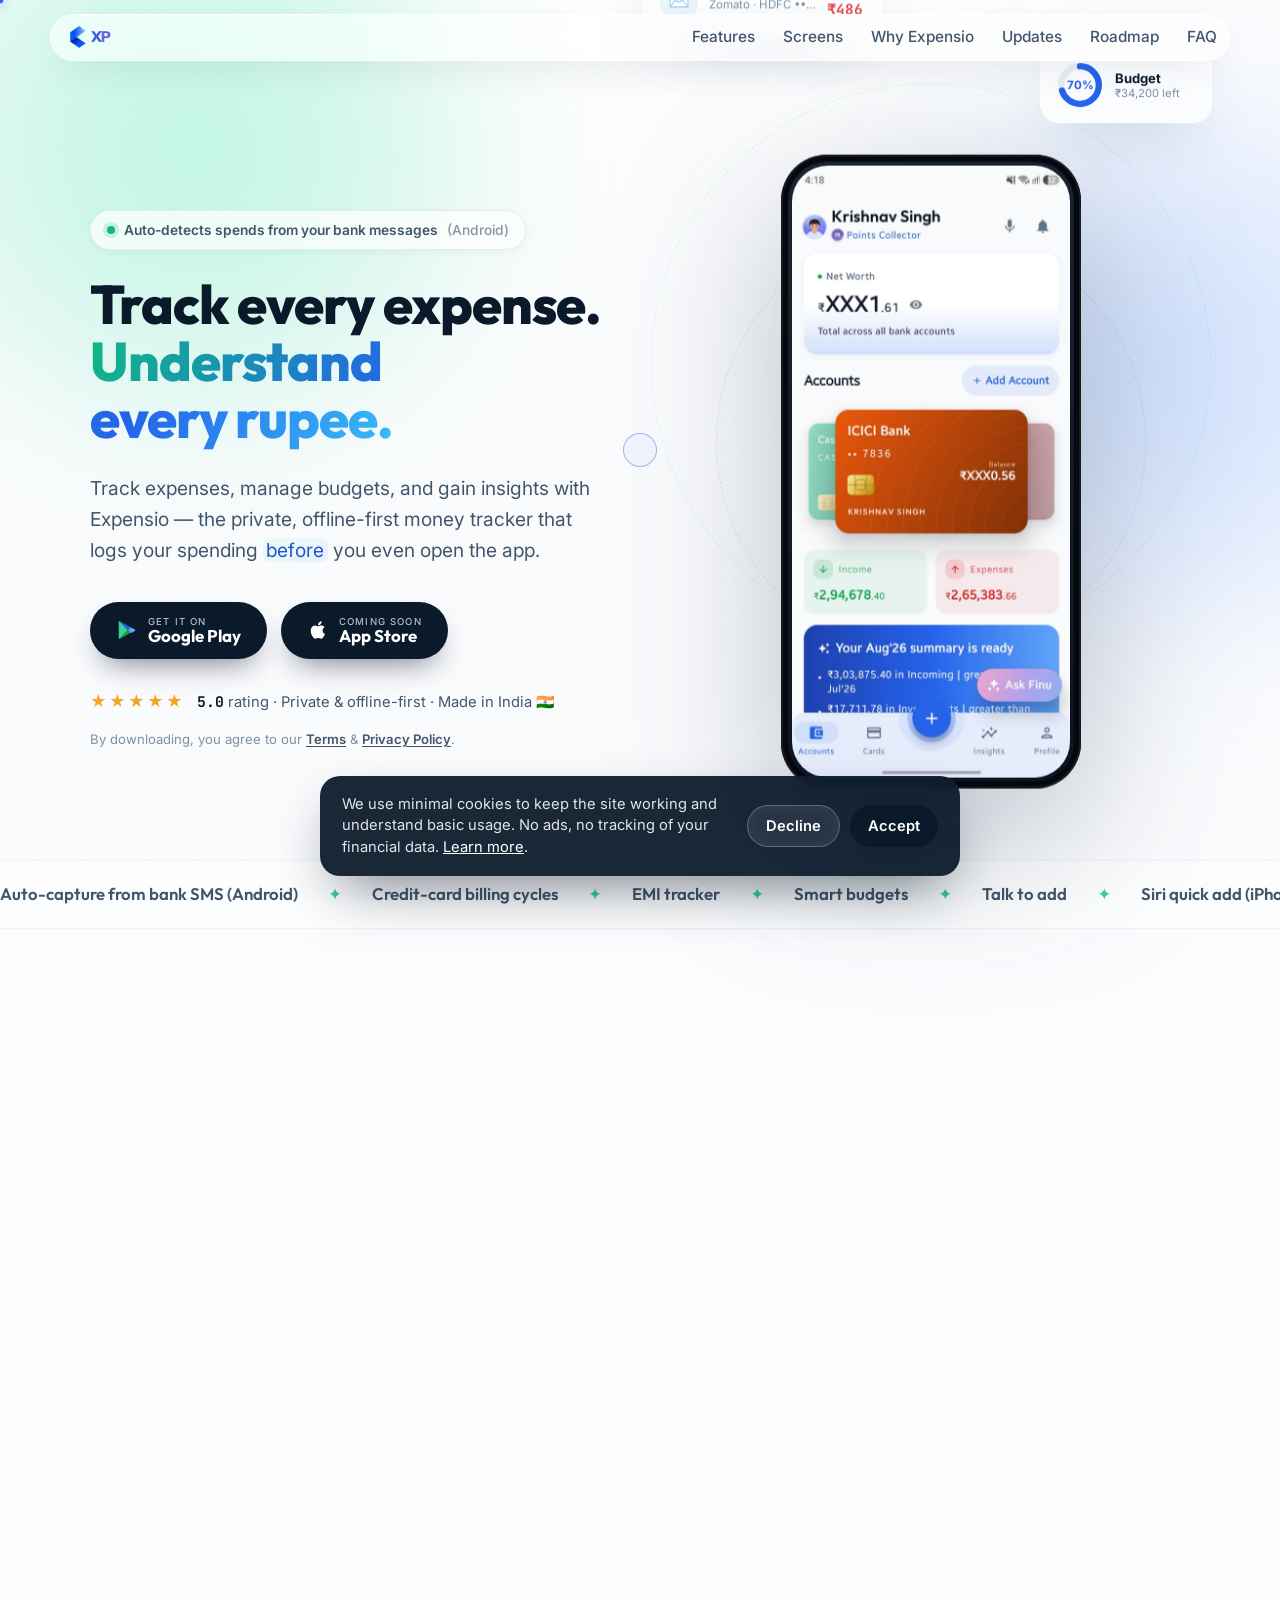
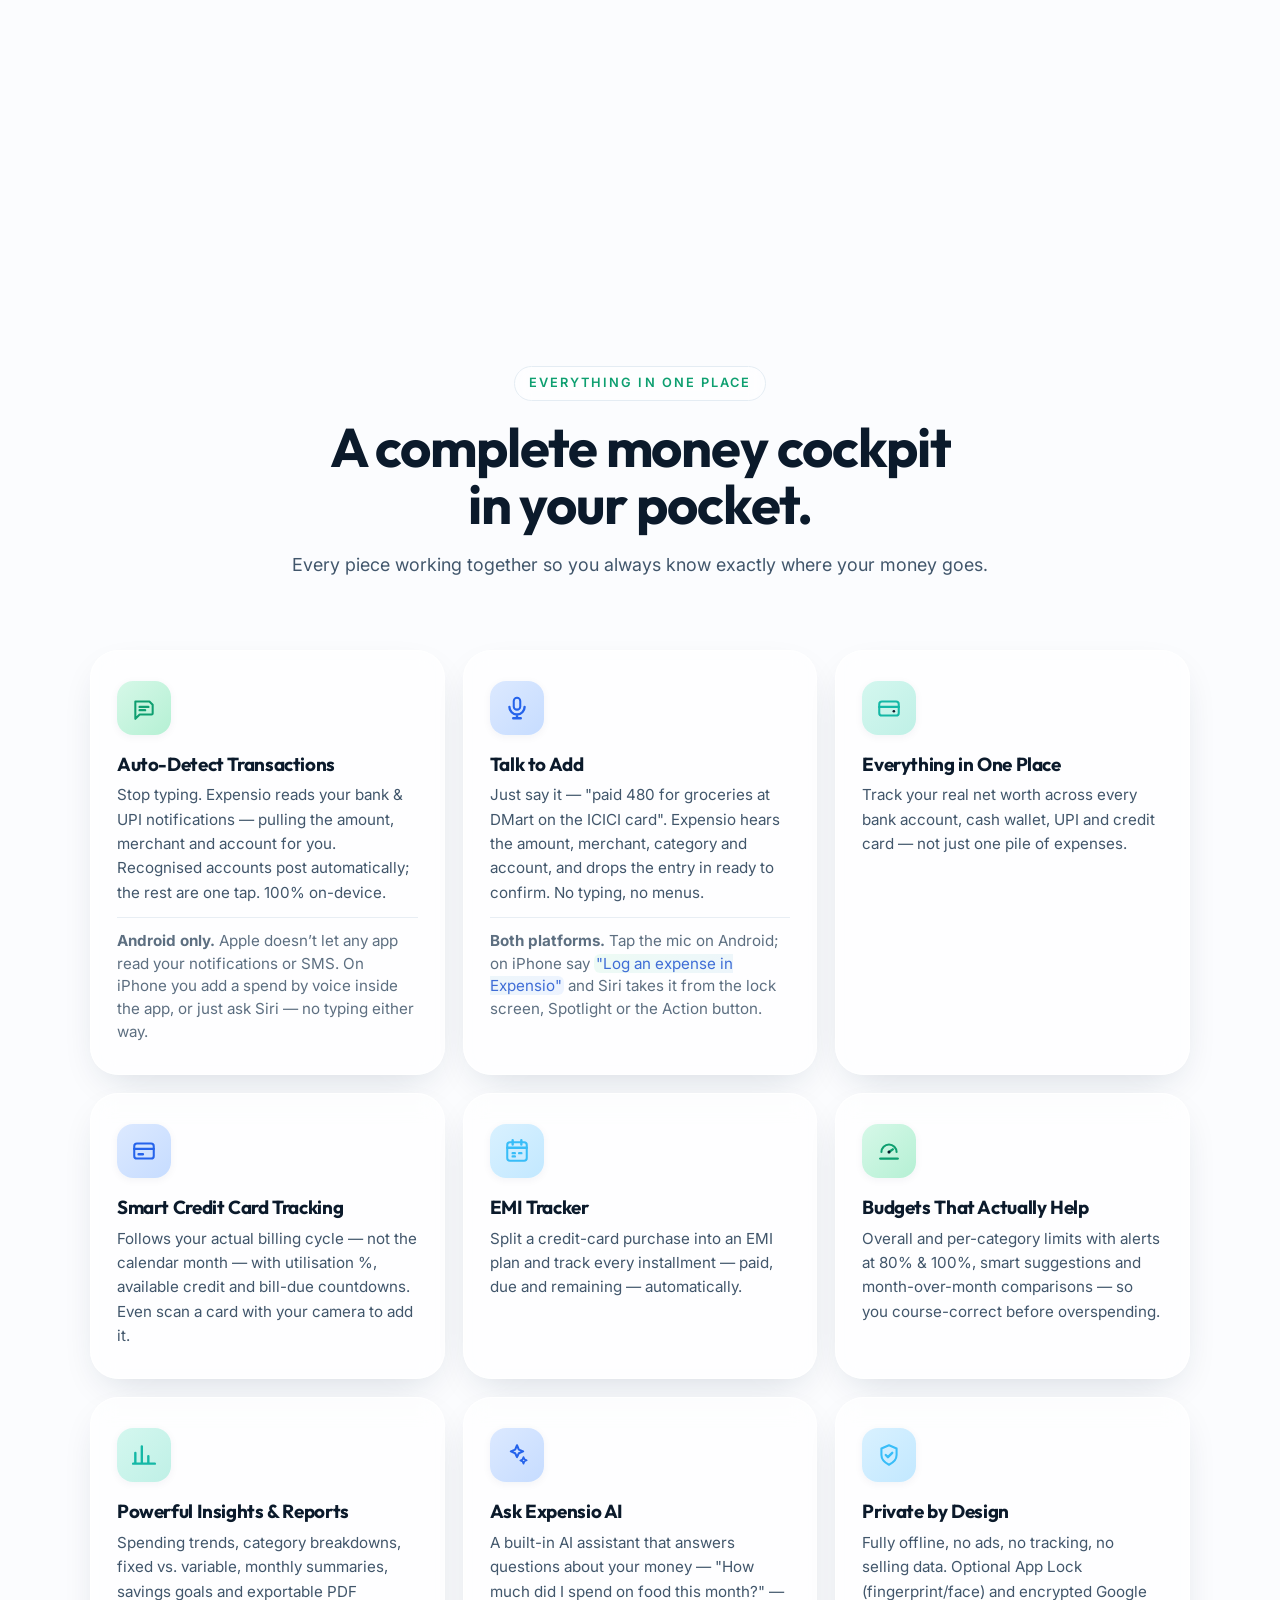
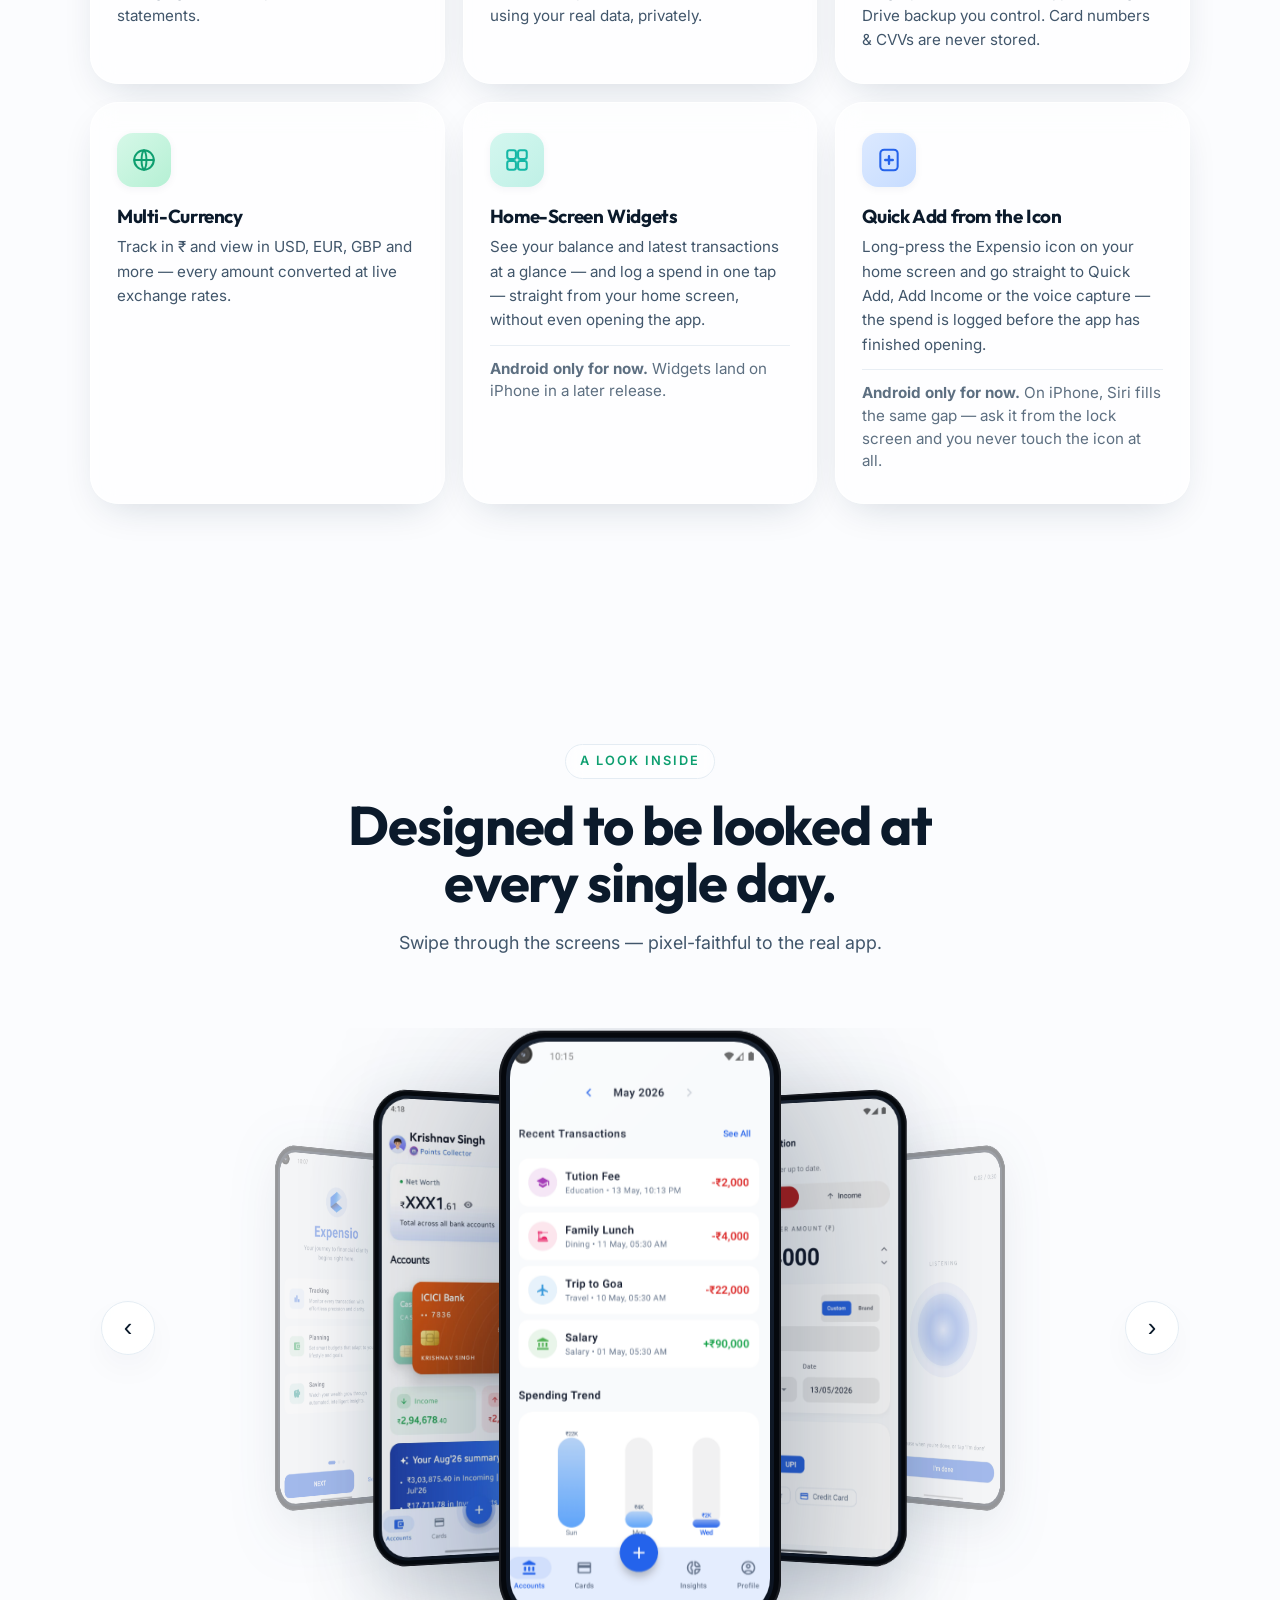
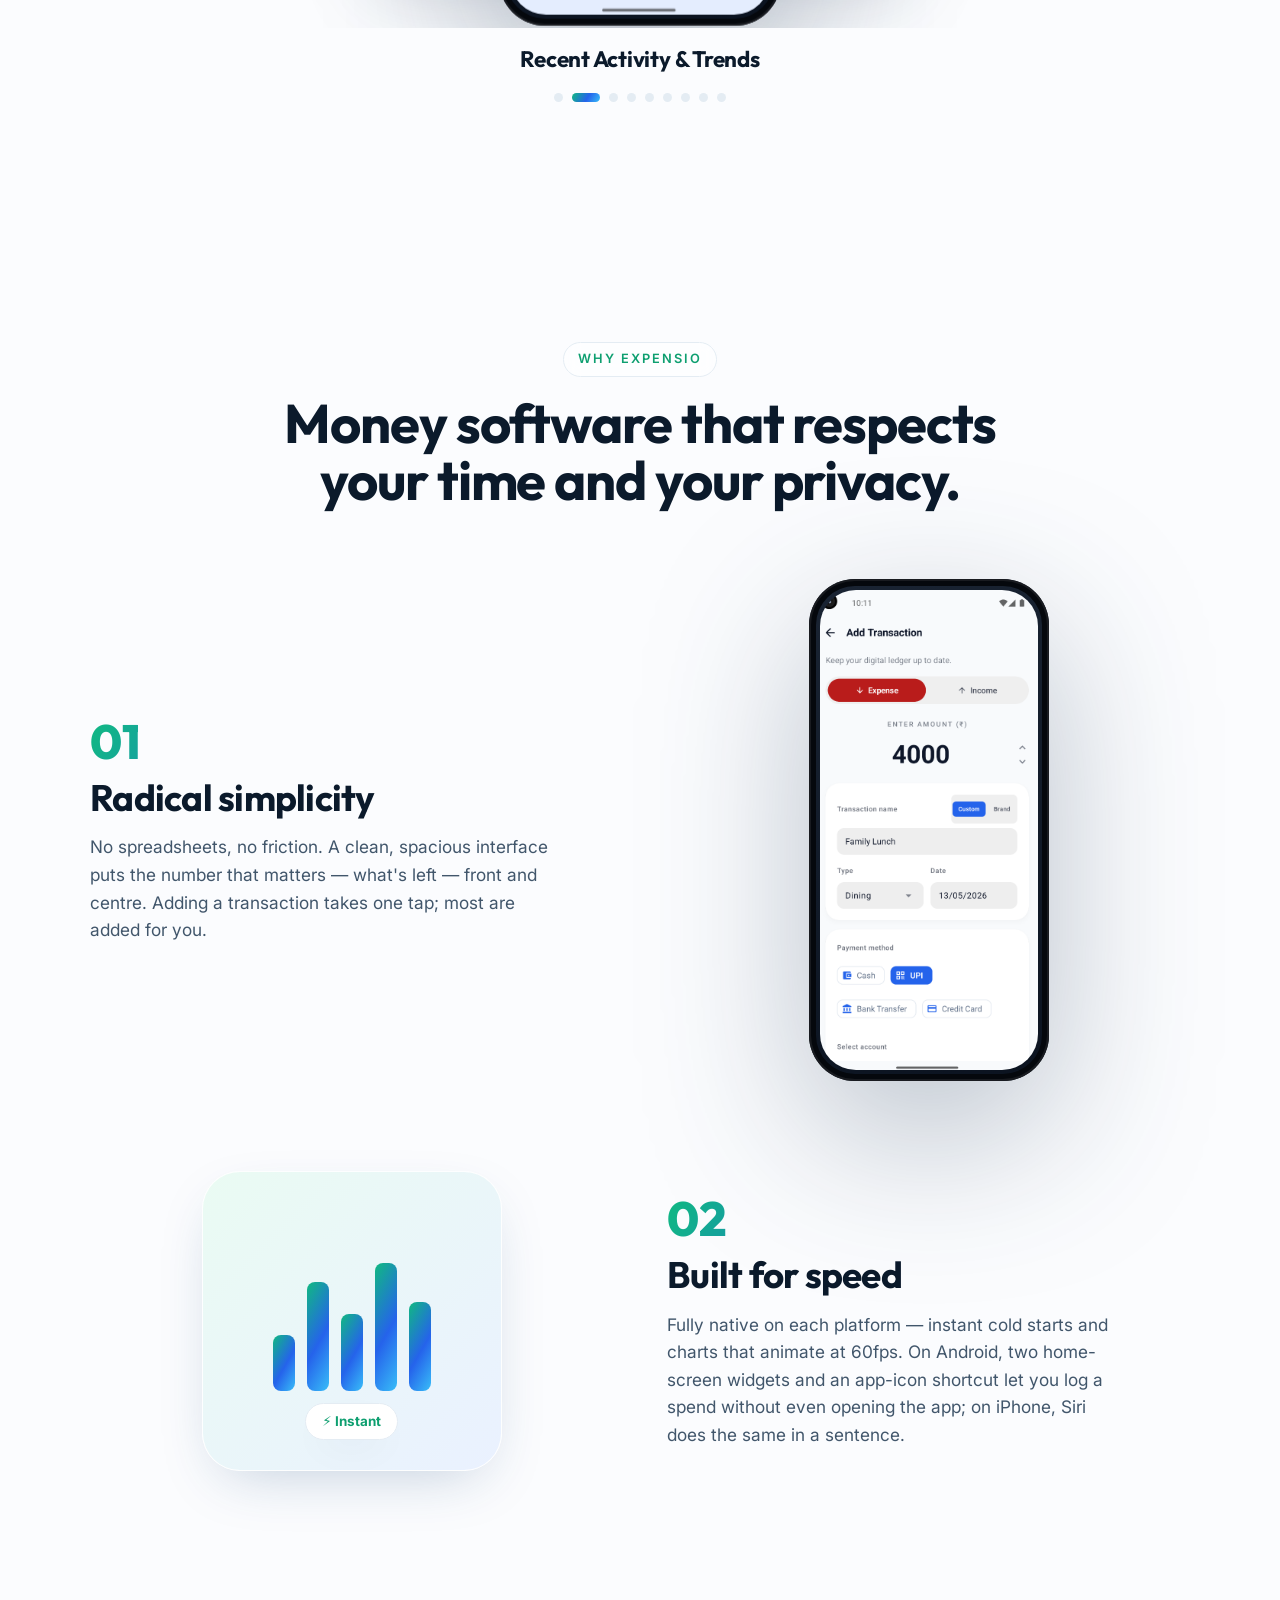
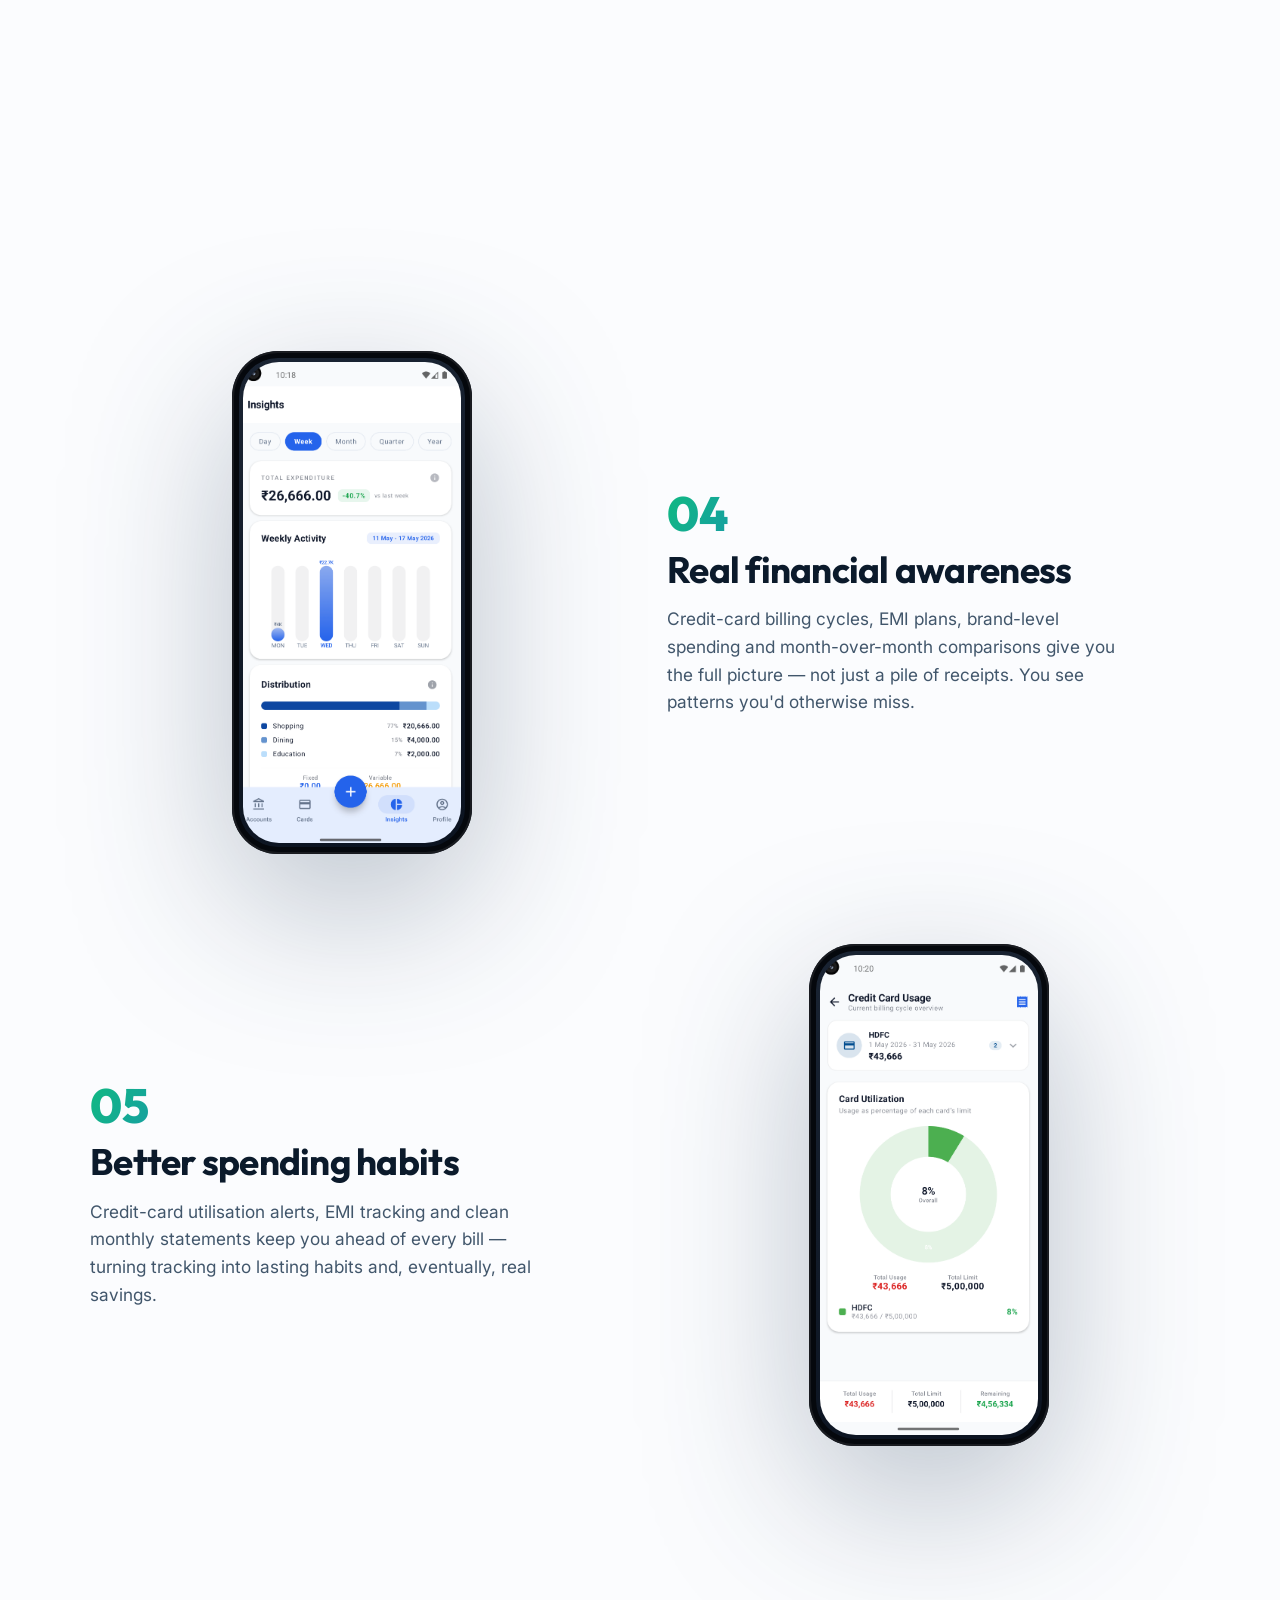
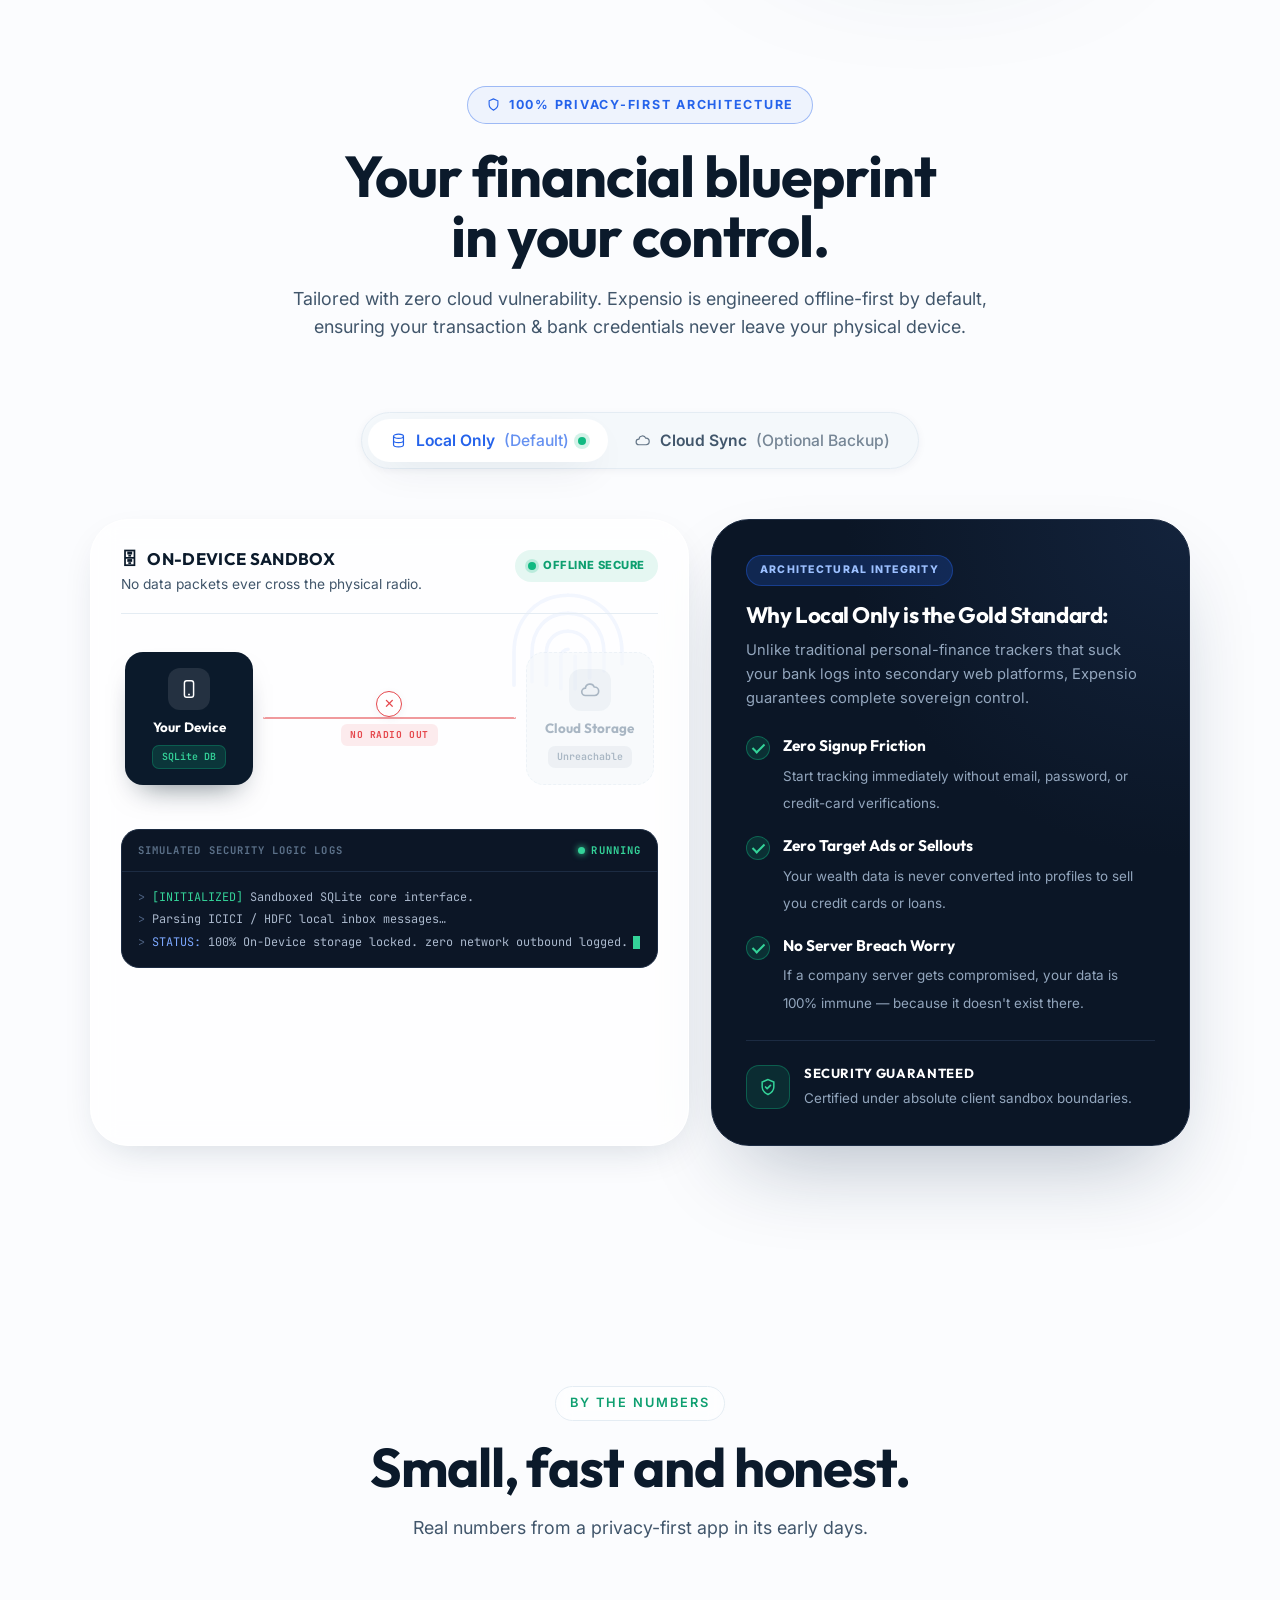
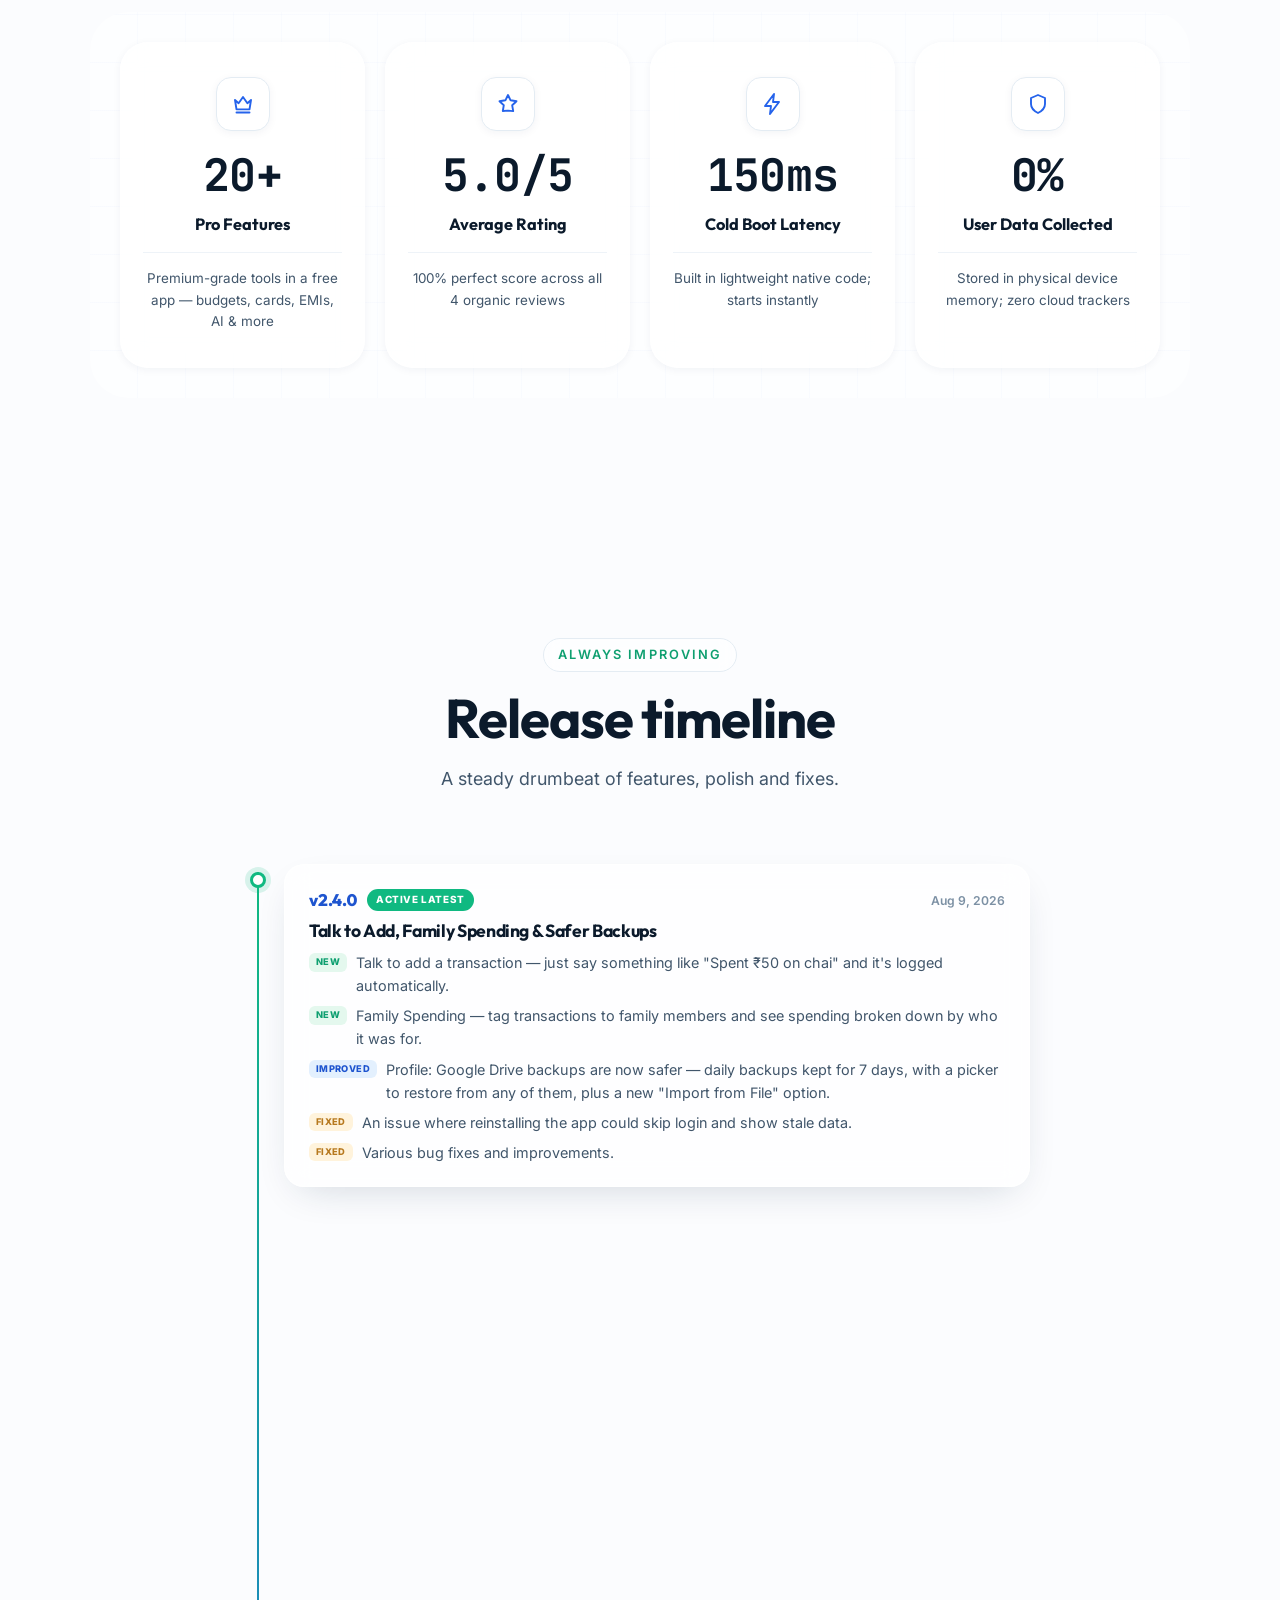
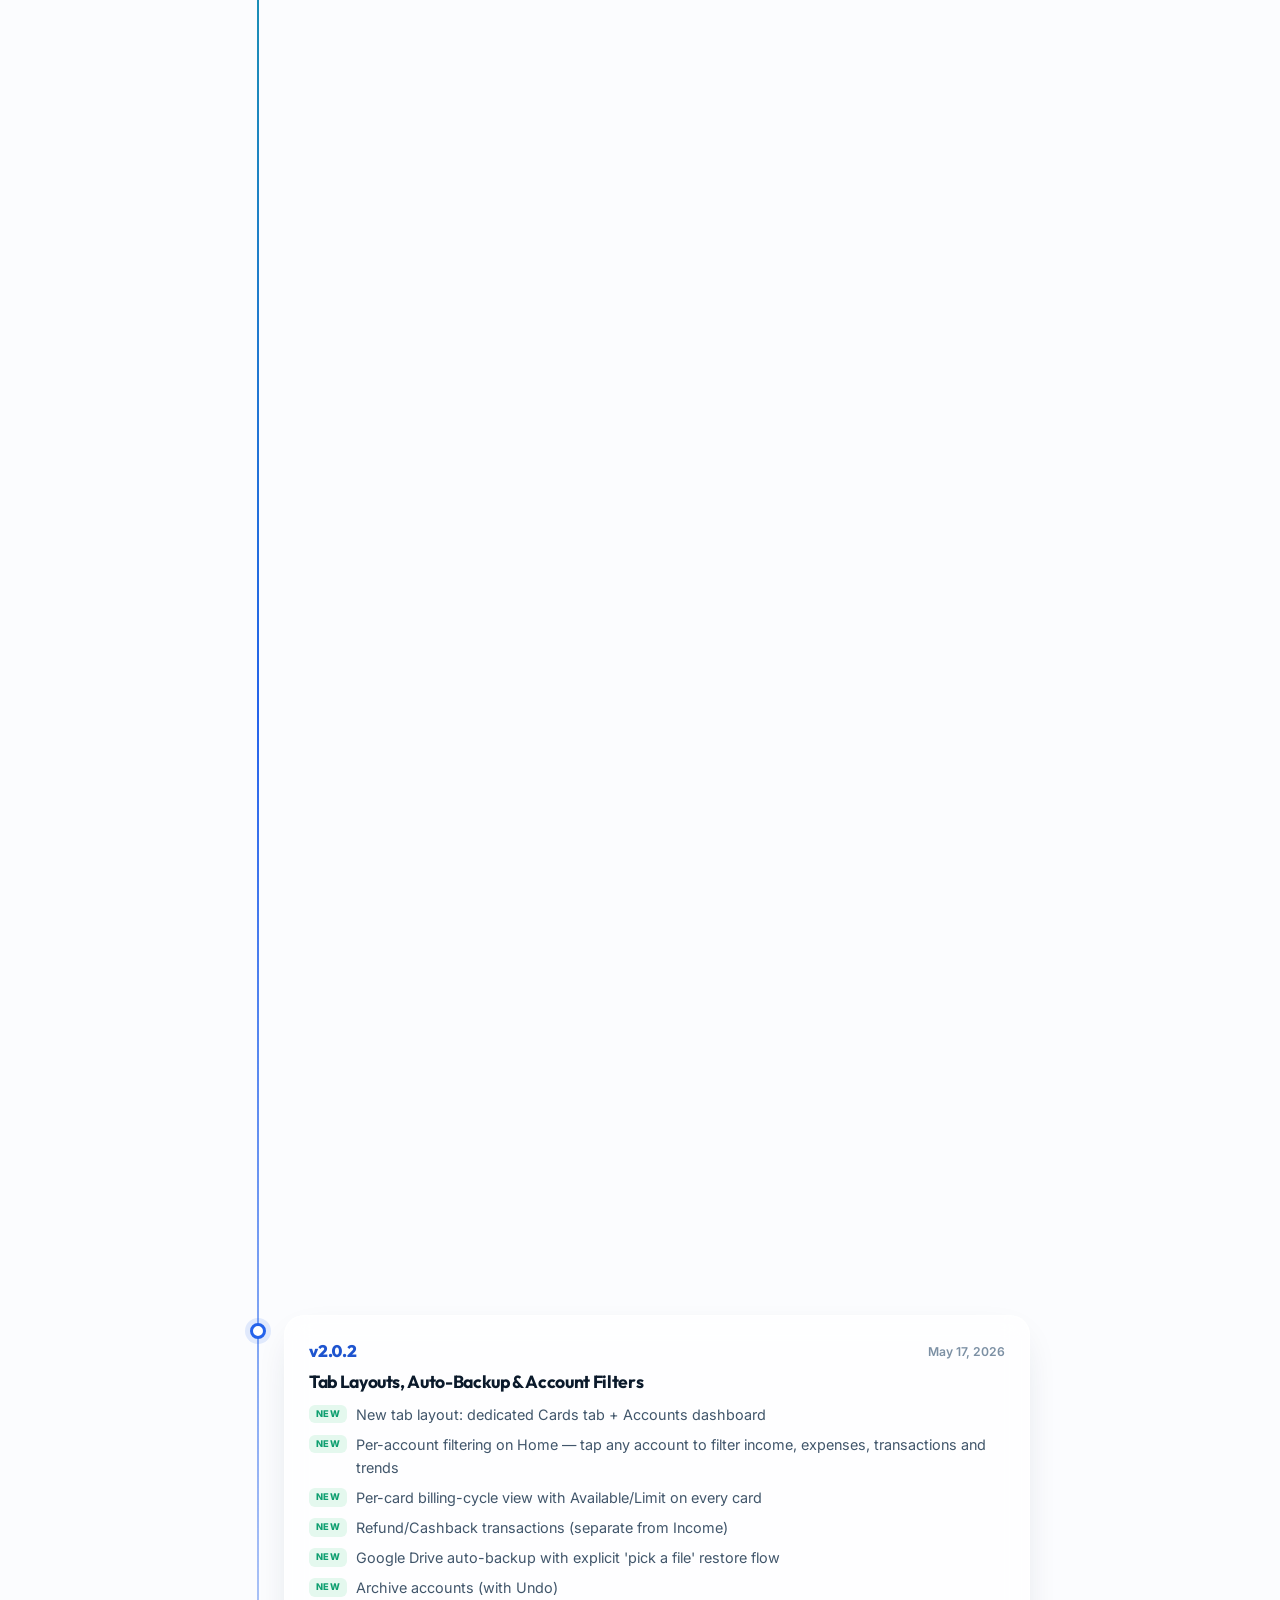
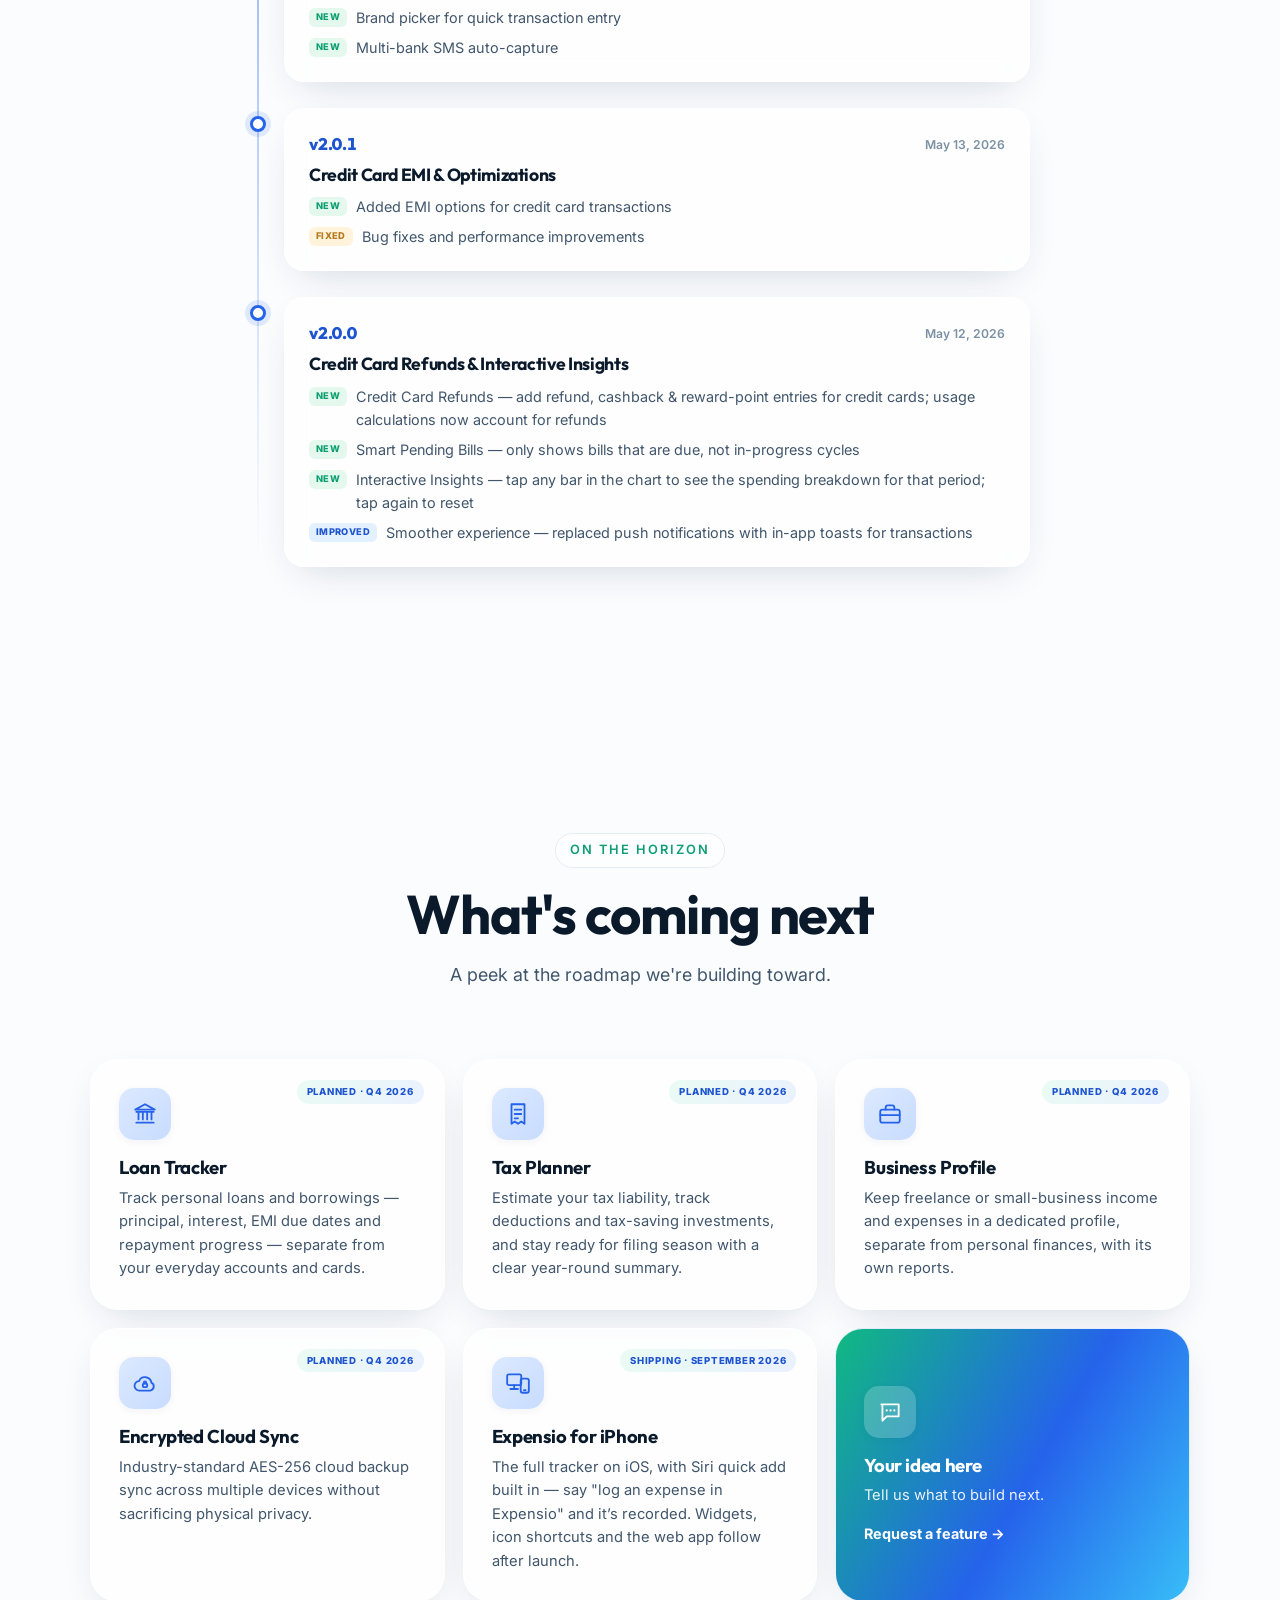
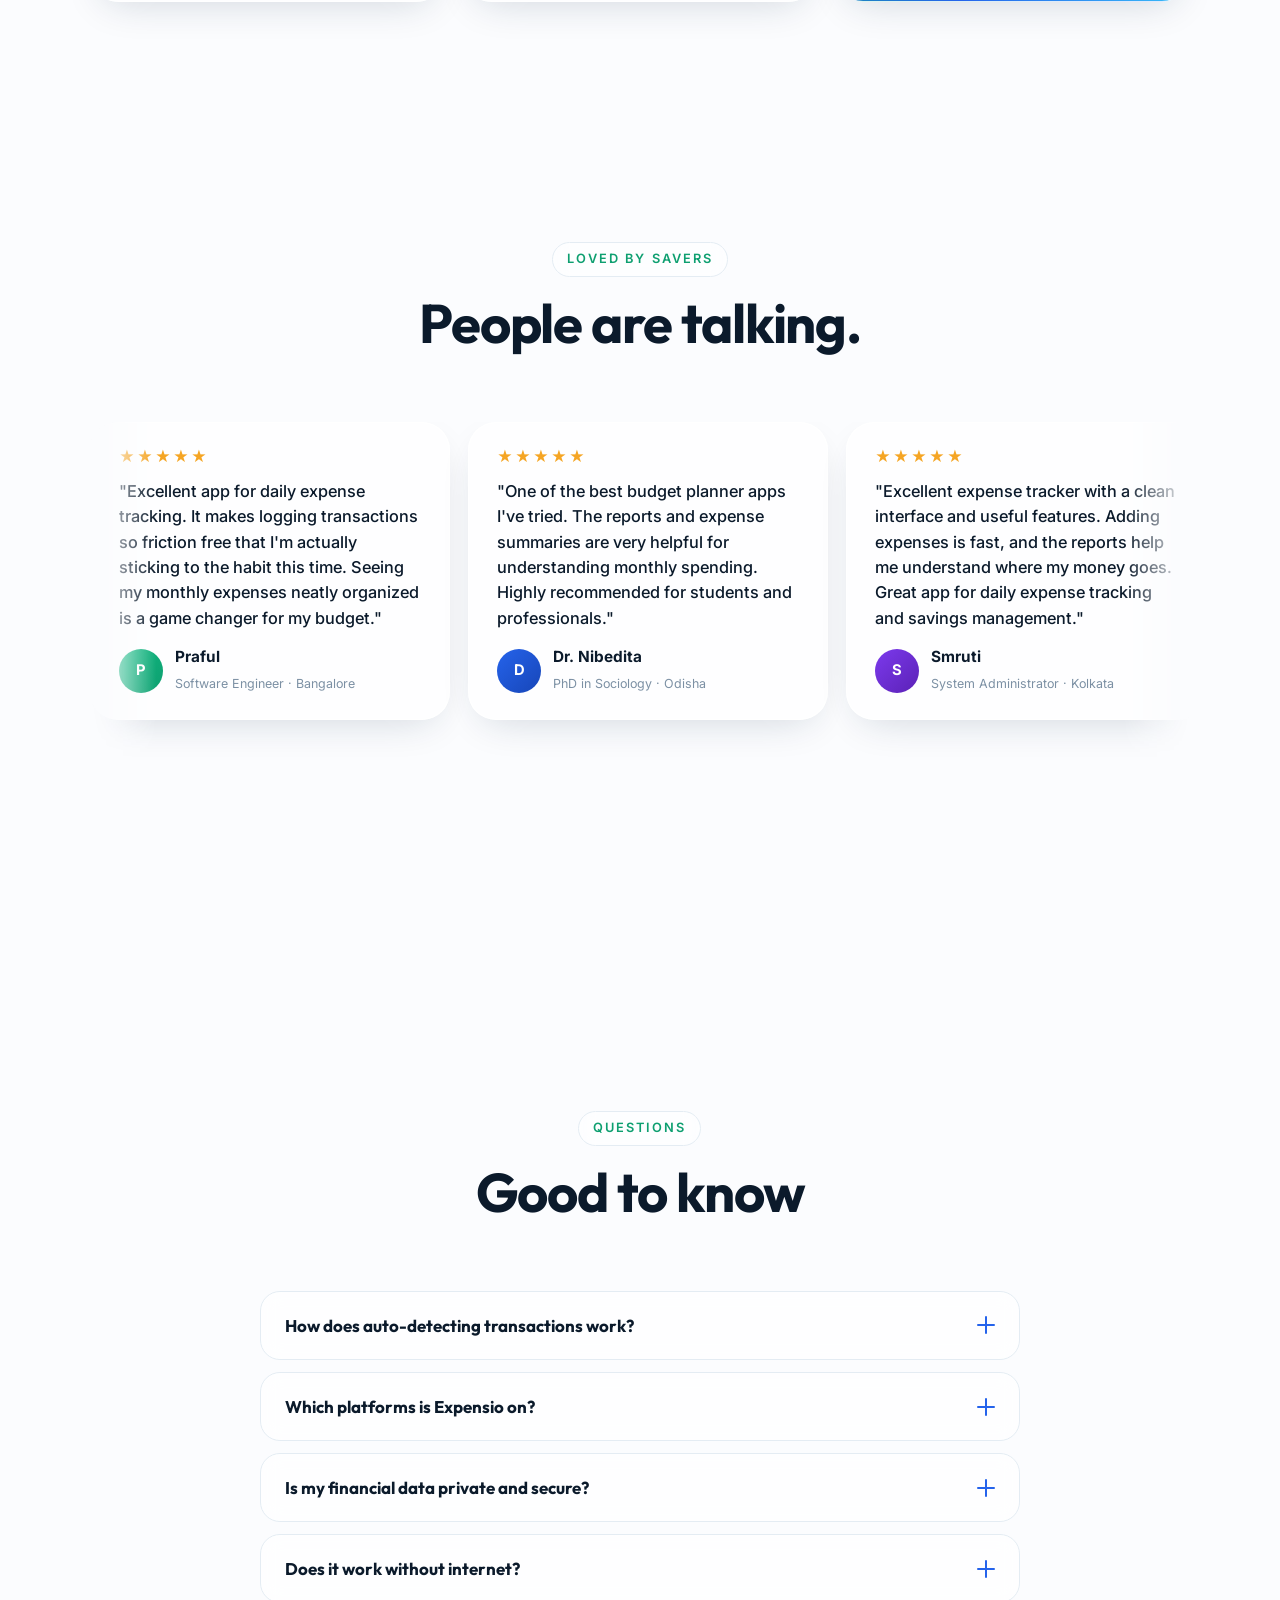
<file: index.html>
<!DOCTYPE html>
<html lang="en">
<head>
<meta charset="UTF-8" />
<meta name="viewport" content="width=device-width, initial-scale=1.0, maximum-scale=1.0, user-scalable=no" />
<title>Expensio — Take Control of Every Rupee</title>
<meta name="description" content="Expensio automatically detects transactions from your bank messages and tracks expenses, budgets, cards, EMIs and insights — beautifully, privately, offline-first." />
<link rel="canonical" href="https://expensio.co.in/" />

<meta property="og:type" content="website" />
<meta property="og:url" content="https://expensio.co.in/" />
<meta property="og:title" content="Expensio — Take Control of Every Rupee" />
<meta property="og:description" content="Expensio automatically detects transactions from your bank messages and tracks expenses, budgets, cards, EMIs and insights — beautifully, privately, offline-first." />
<meta property="og:image" content="https://expensio.co.in/assets/mark.png" />
<meta name="twitter:card" content="summary" />
<meta name="twitter:title" content="Expensio — Take Control of Every Rupee" />
<meta name="twitter:description" content="Expensio automatically detects transactions from your bank messages and tracks expenses, budgets, cards, EMIs and insights — beautifully, privately, offline-first." />
<meta name="twitter:image" content="https://expensio.co.in/assets/mark.png" />

<link rel="icon" type="image/png" href="assets/mark.png?v=20260828" />
<link rel="preconnect" href="https://fonts.googleapis.com" />
<link rel="preconnect" href="https://fonts.gstatic.com" crossorigin />
<link href="https://fonts.googleapis.com/css2?family=Outfit:wght@400;500;600;700;800&family=Inter:wght@400;500;600;700&family=JetBrains+Mono:wght@500;600;700&display=swap" rel="stylesheet" />
<link rel="stylesheet" href="styles.css?v=20260828" />
<script type="application/ld+json">
{
  "@context": "https://schema.org",
  "@graph": [
    {
      "@type": "Organization",
      "name": "Expensio",
      "url": "https://expensio.co.in/",
      "logo": "https://expensio.co.in/assets/mark.png"
    },
    {
      "@type": "SoftwareApplication",
      "name": "Expensio",
      "url": "https://expensio.co.in/",
      "applicationCategory": "FinanceApplication",
      "operatingSystem": "Android, iOS",
      "offers": {
        "@type": "Offer",
        "price": "0",
        "priceCurrency": "INR"
      },
      "aggregateRating": {
        "@type": "AggregateRating",
        "ratingValue": "5.0",
        "bestRating": "5",
        "reviewCount": "4"
      }
    },
    {
      "@type": "FAQPage",
      "mainEntity": [
        {
          "@type": "Question",
          "name": "How does auto-detecting transactions work?",
          "acceptedAnswer": {
            "@type": "Answer",
            "text": "On Android, with your permission, Expensio reads incoming bank and UPI notifications on your device, extracts the amount, merchant and account, and logs the transaction. Recognised accounts are captured automatically; anything ambiguous waits as a one-tap confirmation. The parsing happens entirely on your phone — nothing is ever uploaded. On iPhone this isn't possible — Apple doesn't let any app read notifications or SMS. Instead you add a spend by voice in the app or by asking Siri, which takes about as long as reading the notification would."
          }
        },
        {
          "@type": "Question",
          "name": "Which platforms is Expensio on?",
          "acceptedAnswer": {
            "@type": "Answer",
            "text": "Expensio is on Android today, and lands on iPhone in September 2026. Everything core is identical on both — accounts, credit-card cycles, EMIs, budgets, insights, backups and offline-first privacy. Automatic capture from bank notifications is Android-only, because Apple doesn't permit it — iPhone users add a spend by voice or via Siri. Home-screen widgets and app-icon shortcuts are also Android-only for now, and follow on iOS in a later release."
          }
        },
        {
          "@type": "Question",
          "name": "Is my financial data private and secure?",
          "acceptedAnswer": {
            "@type": "Answer",
            "text": "Yes. Expensio is offline-first with no ads and no third-party trackers. Your data lives in a local database on your device, protected by an optional biometric App Lock. Backups go only to your own Google Drive, and full card numbers and CVVs are never stored."
          }
        },
        {
          "@type": "Question",
          "name": "Does it work without internet?",
          "acceptedAnswer": {
            "@type": "Answer",
            "text": "Completely. Every core feature — tracking, budgets, analytics, cards and EMIs — works fully offline. An internet connection is only needed for optional extras like Google Drive backup and live currency rates."
          }
        },
        {
          "@type": "Question",
          "name": "Is Expensio free?",
          "acceptedAnswer": {
            "@type": "Answer",
            "text": "Yes — the core experience is free, including expense & income tracking, budgets and App Lock. Expensio Pro unlocks unlimited accounts & cards, advanced statistics, PDF statements, custom categories and Expensio AI, with a free trial."
          }
        },
        {
          "@type": "Question",
          "name": "Can I back up and move my data?",
          "acceptedAnswer": {
            "@type": "Answer",
            "text": "Absolutely. Auto and manual backups sync to your own Google Drive, and you can export your full history to CSV or JSON at any time. You own your data, always."
          }
        }
      ]
    }
  ]
}
</script>
</head>
<body>

<!-- ░░░ animated gradient mesh background ░░░ -->
<div class="mesh" aria-hidden="true">
  <span class="blob blob--mint"></span>
  <span class="blob blob--blue"></span>
  <span class="blob blob--teal"></span>
  <span class="blob blob--sky"></span>
  <div class="grain"></div>
</div>

<!-- ░░░ NAV ░░░ -->
<header class="nav" id="nav">
  <div class="nav__inner">
    <a href="#top" class="brand brand--anim" aria-label="Expensio — home">
      <picture>
        <source srcset="assets/brand-anim.webp?v=20260828" type="image/webp" />
        <img src="assets/brand-anim.gif?v=20260828" alt="Expensio" class="brand__anim" width="286" height="72" />
      </picture>
    </a>
    <nav class="nav__links">
      <a href="#features">Features</a>
      <a href="#showcase">Screens</a>
      <a href="#why">Why Expensio</a>
      <a href="#updates">Updates</a>
      <a href="#roadmap">Roadmap</a>
      <a href="#faq">FAQ</a>
    </nav>
    <a href="app.html" class="btn btn--play btn--sm nav__cta nav__login" style="display:none">
      <svg viewBox="0 0 18 18" width="15" height="15" aria-hidden="true" style="margin-right:7px"><path fill="#fff" d="M9 9a4 4 0 1 0 0-8 4 4 0 0 0 0 8Zm0 1.5c-3.3 0-6 1.8-6 4V16h12v-1.5c0-2.2-2.7-4-6-4Z"/></svg>
      Sign in
    </a>
    <button class="nav__toggle" aria-label="Toggle menu" aria-expanded="false"><span></span><span></span><span></span></button>
  </div>
</header>

<main id="top">

<!-- ░░░ HERO ░░░ -->
<section class="hero">
  <div class="hero__copy">
    <div class="pill">
      <span class="pill__dot"></span> Auto-detects spends from your bank messages <span class="pill__note">(Android)</span>
    </div>
    <h1 class="hero__title">
      Track every expense.<br/><span class="grad-text">Understand every&nbsp;rupee.</span>
    </h1>
    <p class="hero__sub">
      Track expenses, manage budgets, and gain insights with Expensio —
      the private, offline-first money tracker that logs your spending
      <em>before</em> you even open the app.
    </p>
    <div class="hero__cta">
      <a href="https://play.google.com/store/apps/details?id=com.ozoteaapps.expensio" target="_blank" rel="noopener" class="btn btn--play">
        <span class="btn__pg-ico" aria-hidden="true">
          <svg viewBox="0 0 24 24" width="22" height="22"><path fill="#34D399" d="M3.6 2.3 13 12 3.6 21.7a1 1 0 0 1-.6-.9V3.2a1 1 0 0 1 .6-.9Z"/><path fill="#60A5FA" d="m13 12 3.1-3.1 4.4 2.5a1 1 0 0 1 0 1.7l-4.4 2.5L13 12Z"/><path fill="#2563EB" d="M3.6 2.3 16.1 8.9 13 12 3.6 2.3Z"/><path fill="#16A34A" d="M3.6 21.7 13 12l3.1 3.1L3.6 21.7Z"/></svg>
        </span>
        <span class="btn__pg-txt"><small>GET IT ON</small><strong>Google Play</strong></span>
      </a>
      <button type="button" class="btn btn--appstore" data-coming-soon>
        <span class="btn__pg-ico" aria-hidden="true"><svg viewBox="0 0 24 24" width="22" height="22" fill="currentColor"><path d="M17.05 12.53c-.02-2.4 1.96-3.55 2.05-3.61-1.12-1.63-2.86-1.86-3.48-1.88-1.48-.15-2.89.87-3.64.87-.75 0-1.91-.85-3.14-.83-1.61.02-3.1.94-3.93 2.38-1.68 2.91-.43 7.22 1.2 9.58.8 1.16 1.75 2.46 3 2.41 1.2-.05 1.66-.78 3.11-.78 1.45 0 1.86.78 3.13.75 1.29-.02 2.11-1.18 2.9-2.34.91-1.34 1.29-2.64 1.31-2.71-.03-.01-2.51-.96-2.53-3.84Z"/><path d="M14.9 5.36c.66-.8 1.11-1.91.99-3.02-.95.04-2.11.63-2.79 1.43-.61.71-1.15 1.85-1.01 2.94 1.07.08 2.15-.54 2.81-1.35Z"/></svg></span>
        <span class="btn__pg-txt"><small>Coming soon</small><strong>App Store</strong></span>
      </button>
    </div>
    <div class="hero__trust">
      <div class="stars" aria-label="5.0 out of 5 stars">★★★★★</div>
      <span><strong>5.0</strong> rating · Private &amp; offline-first · Made in India 🇮🇳</span>
    </div>
    <p class="hero__legal">By downloading, you agree to our <a href="terms.html">Terms</a> &amp; <a href="privacy.html">Privacy Policy</a>.</p>
  </div>

  <!-- floating device + finance widgets -->
  <div class="hero__stage" data-parallax-scope>
    <span class="orbit orbit--1" data-parallax="0.05"></span>
    <span class="orbit orbit--2" data-parallax="0.09"></span>

    <!-- floating glass widget: spend chart -->
    <div class="floatcard floatcard--chart" data-parallax="0.16">
      <div class="floatcard__head">
        <span>This Month</span>
        <b class="up">▲ 12%</b>
      </div>
      <div class="spark">
        <svg viewBox="0 0 120 48" preserveAspectRatio="none">
          <defs><linearGradient id="sg" x1="0" x2="0" y1="0" y2="1">
            <stop offset="0" stop-color="#10B981" stop-opacity=".35"/>
            <stop offset="1" stop-color="#10B981" stop-opacity="0"/></linearGradient></defs>
          <path d="M0 38 L18 30 L36 34 L54 18 L72 24 L90 9 L120 14 L120 48 L0 48 Z" fill="url(#sg)"/>
          <path d="M0 38 L18 30 L36 34 L54 18 L72 24 L90 9 L120 14" fill="none" stroke="#10B981" stroke-width="2.4" stroke-linecap="round" stroke-linejoin="round"/>
        </svg>
      </div>
    </div>

    <!-- floating glass widget: incoming transaction (auto-detect) -->
    <div class="floatcard floatcard--txn" data-parallax="0.22">
      <div class="txn__ico">📩</div>
      <div class="txn__body">
        <span class="txn__t">Auto-captured</span>
        <span class="txn__m">Zomato · HDFC ••4821</span>
      </div>
      <div class="txn__amt">−₹486</div>
    </div>

    <!-- floating glass widget: budget ring -->
    <div class="floatcard floatcard--ring" data-parallax="0.13">
      <div class="ring">
        <svg viewBox="0 0 44 44">
          <circle cx="22" cy="22" r="18" fill="none" stroke="#E6EEF6" stroke-width="6"/>
          <circle cx="22" cy="22" r="18" fill="none" stroke="#2563EB" stroke-width="6" stroke-linecap="round" stroke-dasharray="113" stroke-dashoffset="34" transform="rotate(-90 22 22)"/>
        </svg>
        <b>70%</b>
      </div>
      <div class="ring__lbl"><span>Budget</span><small>₹34,200 left</small></div>
    </div>

    <!-- the phone -->
    <div class="phone phone--hero" data-parallax="0.04">
      <div class="phone__frame">
        <div class="phone__notch"></div>
        <div class="phone__screen phone__screen--img"><img src="assets/shots/home.png?v=20260828" alt="Expensio dashboard showing net worth, accounts and recent transactions" loading="eager" fetchpriority="high" /></div>
      </div>
    </div>
  </div>
</section>

<!-- ░░░ MARQUEE / TRUST STRIP ░░░ -->
<section class="strip">
  <div class="strip__track">
    <span>Auto-capture from bank SMS (Android)</span><i>✦</i>
    <span>Credit-card billing cycles</span><i>✦</i>
    <span>EMI tracker</span><i>✦</i>
    <span>Smart budgets</span><i>✦</i>
    <span>Talk to add</span><i>✦</i>
    <span>Siri quick add (iPhone)</span><i>✦</i>
    <span>Expensio AI</span><i>✦</i>
    <span>100% offline</span><i>✦</i>
    <span>Google Drive backup</span><i>✦</i>
    <span>Multi-currency</span><i>✦</i>
    <!-- duplicate for seamless loop -->
    <span>Auto-capture from bank SMS (Android)</span><i>✦</i>
    <span>Credit-card billing cycles</span><i>✦</i>
    <span>EMI tracker</span><i>✦</i>
    <span>Smart budgets</span><i>✦</i>
    <span>Talk to add</span><i>✦</i>
    <span>Siri quick add (iPhone)</span><i>✦</i>
    <span>Expensio AI</span><i>✦</i>
    <span>100% offline</span><i>✦</i>
    <span>Google Drive backup</span><i>✦</i>
    <span>Multi-currency</span><i>✦</i>
  </div>
</section>

<!-- ░░░ HERO FEATURE: AUTO-DETECT ░░░ -->
<section class="autodetect" id="autodetect">
  <div class="autodetect__copy reveal">
    <span class="eyebrow">The feature you'll never set up twice</span>
    <h2>Your bank texts you.<br/><span class="grad-text">Expensio writes it down.</span></h2>
    <p>
      Every time a debit, credit or UPI notification hits your phone, Expensio reads it
      on-device — pulling the amount, merchant and account automatically. Recognised
      accounts are logged instantly; everything else waits as a one-tap confirmation.
    </p>
    <p class="autodetect__plat"><strong>This one is Android-only.</strong> Apple doesn’t allow any app to read notifications or SMS, so on iPhone you capture a spend by voice or by asking Siri instead.</p>
    <ul class="ticks">
      <li>Works with 20+ banks &amp; UPI apps — SBI, HDFC, ICICI, Axis, PhonePe, GPay, Paytm…</li>
      <li>Smart de-duplication so a spend is never counted twice</li>
      <li>Reads notifications <strong>entirely on your device</strong> — nothing is ever uploaded</li>
    </ul>
    <a href="#download" class="btn btn--play btn--sm">
      <span class="btn__pg">▶</span> Try it free
    </a>
  </div>

  <div class="autodetect__demo reveal">
    <div class="banknotif">
      <div class="banknotif__bar"><span class="banknotif__app">HDFC Bank</span><span class="banknotif__time">now</span></div>
      <p>Rs.486.00 debited from a/c ••4821 to ZOMATO via UPI on 12-Jun. Not you? Call 18001234.</p>
    </div>
    <div class="flowarrow">
      <svg viewBox="0 0 24 60" width="24" height="60"><path d="M12 2 V46 M5 39 l7 8 7-8" fill="none" stroke="#10B981" stroke-width="2.4" stroke-linecap="round" stroke-linejoin="round"/></svg>
      <span class="flowarrow__lbl">parsed on-device</span>
    </div>
    <div class="capturedrow">
      <div class="capturedrow__ico">🍔</div>
      <div class="capturedrow__b">
        <span class="capturedrow__t">Zomato</span>
        <span class="capturedrow__s">Food &amp; Dining · UPI · HDFC ••4821</span>
      </div>
      <div class="capturedrow__amt">−₹486</div>
      <div class="capturedrow__badge">Auto ✓</div>
    </div>
  </div>
</section>

<!-- ░░░ FEATURES ░░░ -->
<section class="features" id="features">
  <header class="sec-head reveal">
    <span class="eyebrow">Everything in one place</span>
    <h2>A complete money cockpit<br/>in your pocket.</h2>
    <p class="sec-sub">Every piece working together so you always know exactly where your money goes.</p>
  </header>

  <div class="fgrid">
    <article class="fcard reveal" style="--i:0">
      <div class="fcard__ico ico--green">
        <svg viewBox="0 0 24 24"><path d="M4 6h13l3 3v8a1 1 0 0 1-1 1H8l-4 4V6Z"/><path d="M8 11h8M8 14h5" stroke-width="2.2"/></svg>
      </div>
      <h3>Auto-Detect Transactions</h3>
      <p>Stop typing. Expensio reads your bank &amp; UPI notifications — pulling the amount, merchant and account for you. Recognised accounts post automatically; the rest are one tap. 100% on-device.</p>
      <p class="fcard__note"><strong>Android only.</strong> Apple doesn’t let any app read your notifications or SMS. On iPhone you add a spend by voice inside the app, or just ask Siri — no typing either way.</p>
    </article>
    <article class="fcard reveal" style="--i:1">
      <div class="fcard__ico ico--blue">
        <svg viewBox="0 0 24 24"><rect x="9" y="2.5" width="6" height="11" rx="3"/><path d="M5 11a7 7 0 0 0 14 0M12 18v3.5M8.5 21.5h7" stroke-width="2.2"/></svg>
      </div>
      <h3>Talk to Add</h3>
      <p>Just say it — "paid 480 for groceries at DMart on the ICICI card". Expensio hears the amount, merchant, category and account, and drops the entry in ready to confirm. No typing, no menus.</p>
      <p class="fcard__note"><strong>Both platforms.</strong> Tap the mic on Android; on iPhone say <em>"Log an expense in Expensio"</em> and Siri takes it from the lock screen, Spotlight or the Action button.</p>
    </article>
    <article class="fcard reveal" style="--i:2">
      <div class="fcard__ico ico--mint">
        <svg viewBox="0 0 24 24"><rect x="3" y="6" width="18" height="13" rx="2.5"/><path d="M3 11h18" stroke-width="2.2"/><circle cx="16.5" cy="15" r="1.2" fill="currentColor" stroke="none"/></svg>
      </div>
      <h3>Everything in One Place</h3>
      <p>Track your real net worth across every bank account, cash wallet, UPI and credit card — not just one pile of expenses.</p>
    </article>
    <article class="fcard reveal" style="--i:3">
      <div class="fcard__ico ico--blue">
        <svg viewBox="0 0 24 24"><rect x="3" y="5" width="18" height="14" rx="2.5"/><path d="M3 10h18M7 15h4" stroke-width="2.2"/></svg>
      </div>
      <h3>Smart Credit Card Tracking</h3>
      <p>Follows your actual billing cycle — not the calendar month — with utilisation %, available credit and bill-due countdowns. Even scan a card with your camera to add it.</p>
    </article>
    <article class="fcard reveal" style="--i:4">
      <div class="fcard__ico ico--sky">
        <svg viewBox="0 0 24 24"><rect x="3" y="4" width="18" height="17" rx="2.5"/><path d="M3 9h18M8 2v4M16 2v4M8 14h2M14 14h2M8 17h2" stroke-width="2.2"/></svg>
      </div>
      <h3>EMI Tracker</h3>
      <p>Split a credit-card purchase into an EMI plan and track every installment — paid, due and remaining — automatically.</p>
    </article>
    <article class="fcard reveal" style="--i:5">
      <div class="fcard__ico ico--green">
        <svg viewBox="0 0 24 24"><path d="M5 13a7 7 0 0 1 14 0"/><path d="M12 13l3.5-2.5" stroke-width="2.2"/><circle cx="12" cy="13" r="1.4" fill="currentColor" stroke="none"/><path d="M4 19h16" stroke-width="2.2"/></svg>
      </div>
      <h3>Budgets That Actually Help</h3>
      <p>Overall and per-category limits with alerts at 80% &amp; 100%, smart suggestions and month-over-month comparisons — so you course-correct before overspending.</p>
    </article>
    <article class="fcard reveal" style="--i:6">
      <div class="fcard__ico ico--mint">
        <svg viewBox="0 0 24 24"><path d="M4 20V10M10 20V4M16 20v-7M22 20H2" stroke-width="2.2"/></svg>
      </div>
      <h3>Powerful Insights &amp; Reports</h3>
      <p>Spending trends, category breakdowns, fixed vs. variable, monthly summaries, savings goals and exportable PDF statements.</p>
    </article>
    <article class="fcard reveal" style="--i:7">
      <div class="fcard__ico ico--blue">
        <svg viewBox="0 0 24 24"><path d="M12 3l1.7 4 4 1.7-4 1.7L12 14l-1.7-3.6-4-1.7 4-1.7L12 3Z"/><path d="M18 14l.9 2 2 .9-2 .9L18 20l-.9-2.1-2-.9 2-.9.9-2.1Z" stroke-width="1.6"/></svg>
      </div>
      <h3>Ask Expensio AI</h3>
      <p>A built-in AI assistant that answers questions about your money — "How much did I spend on food this month?" — using your real data, privately.</p>
    </article>
    <article class="fcard reveal" style="--i:8">
      <div class="fcard__ico ico--sky">
        <svg viewBox="0 0 24 24"><path d="M12 3 5 6v6c0 4 3 7 7 9 4-2 7-5 7-9V6l-7-3Z"/><path d="m9 12 2 2 4-4" stroke-width="2.2"/></svg>
      </div>
      <h3>Private by Design</h3>
      <p>Fully offline, no ads, no tracking, no selling data. Optional App Lock (fingerprint/face) and encrypted Google Drive backup you control. Card numbers &amp; CVVs are never stored.</p>
    </article>
    <article class="fcard reveal" style="--i:9">
      <div class="fcard__ico ico--green">
        <svg viewBox="0 0 24 24"><circle cx="12" cy="12" r="9"/><path d="M3 12h18M12 3c3 3 3 15 0 18M12 3c-3 3-3 15 0 18" stroke-width="1.8"/></svg>
      </div>
      <h3>Multi-Currency</h3>
      <p>Track in ₹ and view in USD, EUR, GBP and more — every amount converted at live exchange rates.</p>
    </article>
    <article class="fcard reveal" style="--i:10">
      <div class="fcard__ico ico--mint">
        <svg viewBox="0 0 24 24"><rect x="3" y="3" width="8" height="8" rx="2"/><rect x="13" y="3" width="8" height="8" rx="2"/><rect x="3" y="13" width="8" height="8" rx="2"/><rect x="13" y="13" width="8" height="8" rx="2"/></svg>
      </div>
      <h3>Home-Screen Widgets</h3>
      <p>See your balance and latest transactions at a glance — and log a spend in one tap — straight from your home screen, without even opening the app.</p>
      <p class="fcard__note"><strong>Android only for now.</strong> Widgets land on iPhone in a later release.</p>
    </article>
    <article class="fcard reveal" style="--i:11">
      <div class="fcard__ico ico--blue">
        <svg viewBox="0 0 24 24"><rect x="4" y="2.5" width="16" height="19" rx="3.5"/><path d="M12 8.5v7M8.5 12h7" stroke-width="2.2"/></svg>
      </div>
      <h3>Quick Add from the Icon</h3>
      <p>Long-press the Expensio icon on your home screen and go straight to Quick Add, Add Income or the voice capture — the spend is logged before the app has finished opening.</p>
      <p class="fcard__note"><strong>Android only for now.</strong> On iPhone, Siri fills the same gap — ask it from the lock screen and you never touch the icon at all.</p>
    </article>
  </div>
</section>

<!-- ░░░ SCREENSHOTS SHOWCASE ░░░ -->
<section class="showcase" id="showcase">
  <header class="sec-head reveal">
    <span class="eyebrow">A look inside</span>
    <h2>Designed to be looked at<br/>every single day.</h2>
    <p class="sec-sub">Swipe through the screens — pixel-faithful to the real app.</p>
  </header>

  <div class="cover reveal">
    <div class="cover__glow" aria-hidden="true"></div>
    <button class="cover__nav cover__nav--prev" aria-label="Previous screen">‹</button>
    <div class="cover__stage">
      <figure class="cslide" data-cap="Dashboard &amp; Net Worth"><div class="phone"><div class="phone__frame"><div class="phone__screen phone__screen--img"><img src="assets/shots/home.png?v=20260828" alt="Home dashboard with net worth and accounts" loading="lazy" /></div></div></div></figure>
      <figure class="cslide" data-cap="Recent Activity &amp; Trends"><div class="phone"><div class="phone__frame"><div class="phone__screen phone__screen--img"><img src="assets/shots/activity.png?v=20260828" alt="Recent transactions and spending trend" loading="lazy" /></div></div></div></figure>
      <figure class="cslide" data-cap="Log in Seconds"><div class="phone"><div class="phone__frame"><div class="phone__screen phone__screen--img"><img src="assets/shots/add.png?v=20260828" alt="Add transaction screen" loading="lazy" /></div></div></div></figure>
      <figure class="cslide" data-cap="Talk to Add"><div class="phone"><div class="phone__frame"><div class="phone__screen phone__screen--img"><img src="assets/shots/talk.png?v=20260828" alt="Voice capture screen listening for a spoken transaction" loading="lazy" /></div></div></div></figure>
      <figure class="cslide" data-cap="Insights &amp; Analytics"><div class="phone"><div class="phone__frame"><div class="phone__screen phone__screen--img"><img src="assets/shots/insights.png?v=20260828" alt="Insights and analytics with charts" loading="lazy" /></div></div></div></figure>
      <figure class="cslide" data-cap="Cards &amp; EMIs"><div class="phone"><div class="phone__frame"><div class="phone__screen phone__screen--img"><img src="assets/shots/cards.png?v=20260828" alt="Credit cards and EMI tracking" loading="lazy" /></div></div></div></figure>
      <figure class="cslide" data-cap="Billing Cycles &amp; Utilisation"><div class="phone"><div class="phone__frame"><div class="phone__screen phone__screen--img"><img src="assets/shots/usage.png?v=20260828" alt="Credit card usage and billing cycle" loading="lazy" /></div></div></div></figure>
      <figure class="cslide" data-cap="Statements &amp; Export"><div class="phone"><div class="phone__frame"><div class="phone__screen phone__screen--img"><img src="assets/shots/statements.png?v=20260828" alt="Statements screen with filters" loading="lazy" /></div></div></div></figure>
      <figure class="cslide" data-cap="A Warm Welcome"><div class="phone"><div class="phone__frame"><div class="phone__screen phone__screen--img"><img src="assets/shots/onboarding.png?v=20260828" alt="Onboarding welcome screen" loading="lazy" /></div></div></div></figure>
    </div>
    <button class="cover__nav cover__nav--next" aria-label="Next screen">›</button>
  </div>
  <div class="cover__meta reveal">
    <span class="cover__cap" id="coverCap">Dashboard &amp; Net Worth</span>
    <div class="cover__dots" aria-hidden="true"></div>
  </div>
</section>

<!-- ░░░ WHY EXPENSIO (alternating) ░░░ -->
<section class="why" id="why">
  <header class="sec-head reveal">
    <span class="eyebrow">Why Expensio</span>
    <h2>Money software that respects<br/>your time and your privacy.</h2>
  </header>

  <div class="whyrow reveal">
    <div class="whyrow__text">
      <span class="whyrow__num">01</span>
      <h3>Radical simplicity</h3>
      <p>No spreadsheets, no friction. A clean, spacious interface puts the number that matters — what's left — front and centre. Adding a transaction takes one tap; most are added for you.</p>
    </div>
    <div class="whyrow__art">
      <div class="mini phone"><div class="phone__frame"><div class="phone__screen phone__screen--img"><img src="assets/shots/add.png?v=20260828" alt="Add transaction in seconds" loading="lazy" /></div></div></div>
    </div>
  </div>

  <div class="whyrow whyrow--rev reveal">
    <div class="whyrow__text">
      <span class="whyrow__num">02</span>
      <h3>Built for speed</h3>
      <p>Fully native on each platform — instant cold starts and charts that animate at 60fps. On Android, two home-screen widgets and an app-icon shortcut let you log a spend without even opening the app; on iPhone, Siri does the same in a sentence.</p>
    </div>
    <div class="whyrow__art">
      <div class="illus illus--speed">
        <div class="illus__bars"><span></span><span></span><span></span><span></span><span></span></div>
        <div class="illus__chip">⚡ Instant</div>
      </div>
    </div>
  </div>

  <div class="whyrow reveal">
    <div class="whyrow__text">
      <span class="whyrow__num">03</span>
      <h3>Privacy by design</h3>
      <p>Expensio is offline-first. There are no ads, no third-party trackers and no analytics SDKs. Your finances stay on your device, encrypted in an optional backup only you control on your own Google Drive.</p>
    </div>
    <div class="whyrow__art">
      <div class="illus illus--privacy">
        <svg viewBox="0 0 120 120"><path d="M60 14 24 28v30c0 24 16 41 36 50 20-9 36-26 36-50V28L60 14Z" fill="none" stroke="#2563EB" stroke-width="3.5"/><path d="m46 60 10 10 20-22" fill="none" stroke="#10B981" stroke-width="4.5" stroke-linecap="round" stroke-linejoin="round"/></svg>
        <span class="illus__tag">No trackers · No ads</span>
      </div>
    </div>
  </div>

  <div class="whyrow whyrow--rev reveal">
    <div class="whyrow__text">
      <span class="whyrow__num">04</span>
      <h3>Real financial awareness</h3>
      <p>Credit-card billing cycles, EMI plans, brand-level spending and month-over-month comparisons give you the full picture — not just a pile of receipts. You see patterns you'd otherwise miss.</p>
    </div>
    <div class="whyrow__art">
      <div class="mini phone"><div class="phone__frame"><div class="phone__screen phone__screen--img"><img src="assets/shots/insights.png?v=20260828" alt="Insights with weekly activity and distribution" loading="lazy" /></div></div></div>
    </div>
  </div>

  <div class="whyrow reveal">
    <div class="whyrow__text">
      <span class="whyrow__num">05</span>
      <h3>Better spending habits</h3>
      <p>Credit-card utilisation alerts, EMI tracking and clean monthly statements keep you ahead of every bill — turning tracking into lasting habits and, eventually, real savings.</p>
    </div>
    <div class="whyrow__art">
      <div class="mini phone"><div class="phone__frame"><div class="phone__screen phone__screen--img"><img src="assets/shots/usage.png?v=20260828" alt="Credit card usage and billing cycle overview" loading="lazy" /></div></div></div>
    </div>
  </div>
</section>

<!-- ░░░ PRIVACY-FIRST ARCHITECTURE ░░░ -->
<section class="arch" id="security">
  <header class="sec-head reveal">
    <span class="arch__eyebrow">
      <svg viewBox="0 0 24 24" width="15" height="15"><path d="M12 3 5 6v6c0 4 3 7 7 9 4-2 7-5 7-9V6l-7-3Z" fill="none" stroke="currentColor" stroke-width="1.8"/></svg>
      100% Privacy-First Architecture
    </span>
    <h2>Your financial blueprint<br/>in your&nbsp;control.</h2>
    <p class="sec-sub">Tailored with zero cloud vulnerability. Expensio is engineered offline-first by default, ensuring your transaction &amp; bank credentials never leave your physical device.</p>
  </header>

  <div class="arch__toggle reveal" role="tablist" aria-label="Storage mode">
    <button class="arch__tab is-active" data-mode="local" role="tab" aria-selected="true">
      <svg viewBox="0 0 24 24" width="17" height="17"><ellipse cx="12" cy="6" rx="7" ry="3"/><path d="M5 6v6c0 1.7 3.1 3 7 3s7-1.3 7-3V6M5 12v6c0 1.7 3.1 3 7 3s7-1.3 7-3v-6"/></svg>
      Local Only <span>(Default)</span><i class="arch__livedot"></i>
    </button>
    <button class="arch__tab" data-mode="cloud" role="tab" aria-selected="false">
      <svg viewBox="0 0 24 24" width="17" height="17"><path d="M7 18a4 4 0 0 1 0-8 5 5 0 0 1 9.6-1.3A3.5 3.5 0 0 1 17 18H7Z"/></svg>
      Cloud Sync <span>(Optional Backup)</span>
    </button>
  </div>

  <div class="arch__grid reveal">
    <!-- LEFT — flow diagram + terminal -->
    <div class="arch__stage">
      <div class="arch__fingerprint" aria-hidden="true">
        <svg viewBox="0 0 100 100"><g fill="none" stroke="currentColor" stroke-width="2" stroke-linecap="round">
          <path d="M50 14c-18 0-30 14-30 32v18"/><path d="M50 24c-12 0-20 9-20 22v16"/>
          <path d="M50 34c-7 0-12 5-12 12v18"/><path d="M50 44c-2 0-4 2-4 4v18"/>
          <path d="M50 14c18 0 30 14 30 32v6"/><path d="M50 24c12 0 20 9 20 22v10"/>
          <path d="M50 34c7 0 12 5 12 12v14"/><path d="M54 48v18"/>
        </g></svg>
      </div>

      <div class="arch__stage-head">
        <div>
          <h3 class="arch__stage-title">
            <span class="arch__si m-local">🗄</span><span class="arch__si m-cloud">🔄</span>
            <span class="m-local">On-Device Sandbox</span><span class="m-cloud">Encrypted Vault Synchronization</span>
          </h3>
          <p class="arch__stage-sub"><span class="m-local">No data packets ever cross the physical radio.</span><span class="m-cloud">Zero centralized servers. Locked via client-side keys.</span></p>
        </div>
        <span class="arch__statusbadge"><i></i><span class="m-local">Offline Secure</span><span class="m-cloud">End-to-End Crypto</span></span>
      </div>

      <div class="arch__flow">
        <div class="node node--device">
          <div class="node__ico"><svg viewBox="0 0 24 24" width="22" height="22"><rect x="7" y="3" width="10" height="18" rx="2.5"/><path d="M11 18h2"/></svg></div>
          <span class="node__name">Your Device</span>
          <span class="node__tag">SQLite DB</span>
        </div>

        <div class="wire">
          <div class="wire__track"></div>
          <div class="wire__flow"></div>
          <span class="pkt"></span><span class="pkt"></span><span class="pkt"></span>
          <div class="wire__mid m-local">
            <span class="wire__x">✕</span>
            <span class="wire__lbl wire__lbl--no">NO RADIO OUT</span>
          </div>
          <div class="wire__mid m-cloud">
            <span class="wire__lock"><svg viewBox="0 0 24 24" width="13" height="13"><rect x="5" y="11" width="14" height="9" rx="2" fill="currentColor"/><path d="M8 11V8a4 4 0 0 1 8 0v3" fill="none" stroke="currentColor" stroke-width="2"/></svg></span>
            <span class="wire__lbl wire__lbl--e2ee">E2EE TUNNEL</span>
          </div>
        </div>

        <div class="node node--cloud">
          <div class="node__ico"><svg viewBox="0 0 24 24" width="22" height="22"><path d="M7 18a4 4 0 0 1 0-8 5 5 0 0 1 9.6-1.3A3.5 3.5 0 0 1 17 18H7Z" fill="none" stroke="currentColor" stroke-width="1.8"/></svg></div>
          <span class="node__name m-local">Cloud Storage</span><span class="node__name m-cloud">Google Drive</span>
          <span class="node__tag m-local">Unreachable</span><span class="node__tag m-cloud">Your Vault</span>
        </div>
      </div>

      <div class="terminal">
        <div class="terminal__top">Simulated Security Logic Logs <span class="terminal__run"><i></i> RUNNING</span></div>
        <div class="terminal__body m-local">
          <p><span class="tg">&gt;</span> <span class="ti">[INITIALIZED]</span> Sandboxed SQLite core interface.</p>
          <p><span class="tg">&gt;</span> Parsing ICICI / HDFC local inbox messages…</p>
          <p><span class="tg">&gt;</span> <span class="tb">STATUS:</span> 100% On-Device storage locked. zero network outbound logged.<span class="cursor"></span></p>
        </div>
        <div class="terminal__body m-cloud">
          <p><span class="tg">&gt;</span> <span class="ti">[E2EE GENERATED]</span> AES-256 client master password hash created.</p>
          <p><span class="tg">&gt;</span> Authenticating to Private Google Drive application folder via OAuth…</p>
          <p><span class="tg">&gt;</span> <span class="tgreen">STATUS:</span> Databases synced safely. Encrypted blocks written securely!<span class="cursor"></span></p>
        </div>
      </div>
    </div>

    <!-- RIGHT — integrity panel -->
    <aside class="arch__panel">
      <span class="arch__panel-badge">Architectural Integrity</span>
      <h3 class="m-local">Why Local Only is the Gold Standard:</h3>
      <h3 class="m-cloud">How Private Cloud Sync protects you:</h3>
      <p class="arch__panel-lead">Unlike traditional personal-finance trackers that suck your bank logs into secondary web platforms, Expensio guarantees complete sovereign control.</p>

      <ul class="arch__pts m-local">
        <li><span class="tick"></span><div><b>Zero Signup Friction</b><small>Start tracking immediately without email, password, or credit-card verifications.</small></div></li>
        <li><span class="tick"></span><div><b>Zero Target Ads or Sellouts</b><small>Your wealth data is never converted into profiles to sell you credit cards or loans.</small></div></li>
        <li><span class="tick"></span><div><b>No Server Breach Worry</b><small>If a company server gets compromised, your data is 100% immune — because it doesn't exist there.</small></div></li>
      </ul>
      <ul class="arch__pts m-cloud">
        <li><span class="tick"></span><div><b>AES-256 On-Device Encryption</b><small>Data blocks are sealed with encryption keys that only you hold. No one else can read them.</small></div></li>
        <li><span class="tick"></span><div><b>No Third-Party Intermediaries</b><small>Synced strictly to your own Google Drive container, directly from your handset.</small></div></li>
        <li><span class="tick"></span><div><b>Automated Fluid Backups</b><small>Switching to a new device is simple: connect your private vault, load the database, and carry on.</small></div></li>
      </ul>

      <div class="arch__guarantee">
        <span class="arch__shield"><svg viewBox="0 0 24 24" width="20" height="20"><path d="M12 3 5 6v6c0 4 3 7 7 9 4-2 7-5 7-9V6l-7-3Z" fill="none" stroke="currentColor" stroke-width="1.8"/><path d="m9 12 2 2 4-4" fill="none" stroke="currentColor" stroke-width="2" stroke-linecap="round" stroke-linejoin="round"/></svg></span>
        <div><b>Security Guaranteed</b><small>Certified under absolute client sandbox boundaries.</small></div>
      </div>
    </aside>
  </div>
</section>

<!-- ░░░ STATISTICS ░░░ -->
<section class="stats" id="stats">
  <header class="sec-head reveal">
    <span class="eyebrow">By the numbers</span>
    <h2>Small, fast and honest.</h2>
    <p class="sec-sub">Real numbers from a privacy-first app in its early days.</p>
  </header>
  <div class="stats__grid">
    <div class="stat reveal">
      <div class="stat__ico"><svg viewBox="0 0 24 24"><path d="M4 8l3.6 3.2L12 5l4.4 6.2L20 8l-1.5 9.4H5.5L4 8Z"/><path d="M5.5 20.5h13"/></svg></div>
      <b class="count" data-to="20" data-suffix="+">0</b>
      <span class="stat__lbl">Pro Features</span>
      <p class="stat__desc">Premium-grade tools in a free app — budgets, cards, EMIs, AI &amp; more</p>
    </div>
    <div class="stat reveal">
      <div class="stat__ico"><svg viewBox="0 0 24 24"><path d="m12 3 2.6 5.3 5.9.9-4.3 4.1 1 5.8L12 18.6 6.8 19l1-5.8L3.5 9.2l5.9-.9L12 3Z"/></svg></div>
      <b class="count" data-to="5" data-decimals="1" data-suffix="/5">0</b>
      <span class="stat__lbl">Average Rating</span>
      <p class="stat__desc">100% perfect score across all 4 organic reviews</p>
    </div>
    <div class="stat reveal">
      <div class="stat__ico"><svg viewBox="0 0 24 24"><path d="M13 2 4 14h6l-1 8 9-12h-6l1-8Z"/></svg></div>
      <b class="count" data-to="150" data-suffix="ms">0</b>
      <span class="stat__lbl">Cold Boot Latency</span>
      <p class="stat__desc">Built in lightweight native code; starts instantly</p>
    </div>
    <div class="stat reveal">
      <div class="stat__ico"><svg viewBox="0 0 24 24"><path d="M12 3 5 6v6c0 4 3 7 7 9 4-2 7-5 7-9V6l-7-3Z"/></svg></div>
      <b class="count" data-to="0" data-suffix="%">0</b>
      <span class="stat__lbl">User Data Collected</span>
      <p class="stat__desc">Stored in physical device memory; zero cloud trackers</p>
    </div>
  </div>
</section>

<!-- ░░░ UPDATES TIMELINE ░░░ -->
<section class="updates" id="updates">
  <header class="sec-head reveal">
    <span class="eyebrow">Always improving</span>
    <h2>Release timeline</h2>
    <p class="sec-sub">A steady drumbeat of features, polish and fixes.</p>
  </header>

  <ol class="timeline">
    <li class="tl reveal">
      <div class="tl__dot"></div>
      <div class="tl__card">
        <div class="tl__top"><span class="tl__ver">v2.4.0</span><span class="tl__tag tag--now">Active Latest</span><span class="tl__date">Aug 9, 2026</span></div>
        <h4>Talk to Add, Family Spending &amp; Safer Backups</h4>
        <ul>
          <li><i class="new">New</i> Talk to add a transaction — just say something like "Spent ₹50 on chai" and it's logged automatically.</li>
          <li><i class="new">New</i> Family Spending — tag transactions to family members and see spending broken down by who it was for.</li>
          <li><i class="imp">Improved</i> Profile: Google Drive backups are now safer — daily backups kept for 7 days, with a picker to restore from any of them, plus a new "Import from File" option.</li>
          <li><i class="fix">Fixed</i> An issue where reinstalling the app could skip login and show stale data.</li>
          <li><i class="fix">Fixed</i> Various bug fixes and improvements.</li>
        </ul>
      </div>
    </li>
    <li class="tl reveal">
      <div class="tl__dot"></div>
      <div class="tl__card">
        <div class="tl__top"><span class="tl__ver">v2.3.0</span><span class="tl__date">Jul 9, 2026</span></div>
        <h4>Savings Goals, Identity &amp; Recurring Detection</h4>
        <ul>
          <li><i class="new">New</i> Savings Goals — set a target and get an adaptive monthly plan.</li>
          <li><i class="new">New</i> Expensio Identity — your personalized finance profile.</li>
          <li><i class="new">New</i> Recurring payment detection — auto-spot subscriptions &amp; bills.</li>
          <li><i class="new">New</i> Share App — invite friends with a QR code or link.</li>
          <li><i class="fix">Fixed</i> UI improvements and bug fixes.</li>
        </ul>
      </div>
    </li>
    <li class="tl reveal">
      <div class="tl__dot"></div>
      <div class="tl__card">
        <div class="tl__top"><span class="tl__ver">v2.2.1</span><span class="tl__date">Jul 1, 2026</span></div>
        <h4>Quick Add &amp; AI Daily Insight</h4>
        <ul>
          <li><i class="new">New</i> Quick Add — add a transaction in seconds without opening the app. Long-press the Expensio icon, use the Quick Settings tile, or tap the home widget. Pick category, amount and payment source — done.</li>
          <li><i class="new">New</i> AI Daily Insight — a Gemini-powered summary now appears on the Insights tab every day, updating automatically as you log transactions.</li>
          <li><i class="fix">Fixed</i> UI &amp; bug improvements — various interface refinements and under-the-hood fixes for a smoother experience.</li>
        </ul>
      </div>
    </li>
    <li class="tl reveal">
      <div class="tl__dot"></div>
      <div class="tl__card">
        <div class="tl__top"><span class="tl__ver">v2.1.0</span><span class="tl__date">Jun 24, 2026</span></div>
        <h4>8 Indian Languages &amp; Free Pro Features</h4>
        <ul>
          <li><i class="new">New</i> Now in 8 Indian languages — Hindi, Bengali, Telugu, Tamil, Kannada, Marathi, Odia &amp; English. Switch anytime.</li>
          <li><i class="new">New</i> Every Pro feature is free for everyone — AI assistant, multi-account, EMIs, budgets &amp; more.</li>
          <li><i class="imp">Improved</i> Private by design — your data stays on your device, backed up to your own Google Drive.</li>
          <li><i class="fix">Fixed</i> Polish and fixes throughout.</li>
        </ul>
      </div>
    </li>
    <li class="tl reveal">
      <div class="tl__dot"></div>
      <div class="tl__card">
        <div class="tl__top"><span class="tl__ver">v2.0.5</span><span class="tl__date">Jun 9, 2026</span></div>
        <h4>Multi-Currency, App Lock &amp; Insights</h4>
        <ul>
          <li><i class="new">New</i> Multi-currency — pick your currency and see every amount converted at live rates</li>
          <li><i class="new">New</i> App Lock — secure Expensio with fingerprint, face or PIN; locks every time you open it</li>
          <li><i class="imp">Improved</i> Budgets — cleaner status labels and quicker limit editing</li>
          <li><i class="imp">Improved</i> Insights — clearer yearly chart and a "See All" view for transactions</li>
          <li><i class="imp">Improved</i> Refreshed login screen</li>
          <li><i class="fix">Fixed</i> Bug fixes &amp; UI enhancements</li>
        </ul>
      </div>
    </li>
    <li class="tl reveal">
      <div class="tl__dot"></div>
      <div class="tl__card">
        <div class="tl__top"><span class="tl__ver">v2.0.4</span><span class="tl__date">May 26, 2026</span></div>
        <h4>Auto-Updates &amp; Profile Feedback Rating</h4>
        <ul>
          <li><i class="new">New</i> Smoother updates — the app now keeps itself up to date automatically</li>
          <li><i class="new">New</i> Added a quick way to rate Expensio and share feedback right from your profile</li>
          <li><i class="imp">Improved</i> Performance improvements and minor bug fixes</li>
        </ul>
      </div>
    </li>
    <li class="tl reveal">
      <div class="tl__dot"></div>
      <div class="tl__card">
        <div class="tl__top"><span class="tl__ver">v2.0.3</span><span class="tl__date">May 21, 2026</span></div>
        <h4>Cards Overhaul &amp; Global Balances Toggle</h4>
        <ul>
          <li><i class="new">New</i> Cardholder name + valid-thru fields on accounts &amp; credit cards, shown on the card face</li>
          <li><i class="new">New</i> Hide/show balances across the app with one global eye toggle</li>
          <li><i class="new">New</i> Edit Account now opens as a bottom sheet, color picker is scrollable</li>
          <li><i class="imp">Improved</i> Hero card on Profile with photo, name, and email</li>
          <li><i class="imp">Improved</i> Swipe-to-delete on every transaction list; transaction cards unified to one design</li>
          <li><i class="fix">Fixed</i> EMI link no longer lost when editing an installment</li>
        </ul>
      </div>
    </li>
    <li class="tl reveal">
      <div class="tl__dot"></div>
      <div class="tl__card">
        <div class="tl__top"><span class="tl__ver">v2.0.2</span><span class="tl__date">May 17, 2026</span></div>
        <h4>Tab Layouts, Auto-Backup &amp; Account Filters</h4>
        <ul>
          <li><i class="new">New</i> New tab layout: dedicated Cards tab + Accounts dashboard</li>
          <li><i class="new">New</i> Per-account filtering on Home — tap any account to filter income, expenses, transactions and trends</li>
          <li><i class="new">New</i> Per-card billing-cycle view with Available/Limit on every card</li>
          <li><i class="new">New</i> Refund/Cashback transactions (separate from Income)</li>
          <li><i class="new">New</i> Google Drive auto-backup with explicit 'pick a file' restore flow</li>
          <li><i class="new">New</i> Archive accounts (with Undo)</li>
          <li><i class="new">New</i> Brand picker for quick transaction entry</li>
          <li><i class="new">New</i> Multi-bank SMS auto-capture</li>
        </ul>
      </div>
    </li>
    <li class="tl reveal">
      <div class="tl__dot"></div>
      <div class="tl__card">
        <div class="tl__top"><span class="tl__ver">v2.0.1</span><span class="tl__date">May 13, 2026</span></div>
        <h4>Credit Card EMI &amp; Optimizations</h4>
        <ul>
          <li><i class="new">New</i> Added EMI options for credit card transactions</li>
          <li><i class="fix">Fixed</i> Bug fixes and performance improvements</li>
        </ul>
      </div>
    </li>
    <li class="tl reveal">
      <div class="tl__dot"></div>
      <div class="tl__card">
        <div class="tl__top"><span class="tl__ver">v2.0.0</span><span class="tl__date">May 12, 2026</span></div>
        <h4>Credit Card Refunds &amp; Interactive Insights</h4>
        <ul>
          <li><i class="new">New</i> Credit Card Refunds — add refund, cashback &amp; reward-point entries for credit cards; usage calculations now account for refunds</li>
          <li><i class="new">New</i> Smart Pending Bills — only shows bills that are due, not in-progress cycles</li>
          <li><i class="new">New</i> Interactive Insights — tap any bar in the chart to see the spending breakdown for that period; tap again to reset</li>
          <li><i class="imp">Improved</i> Smoother experience — replaced push notifications with in-app toasts for transactions</li>
        </ul>
      </div>
    </li>
  </ol>
</section>

<!-- ░░░ UPCOMING / ROADMAP ░░░ -->
<section class="roadmap" id="roadmap">
  <header class="sec-head reveal">
    <span class="eyebrow">On the horizon</span>
    <h2>What's coming next</h2>
    <p class="sec-sub">A peek at the roadmap we're building toward.</p>
  </header>

  <div class="rgrid">
    <article class="rcard reveal"><span class="rcard__soon">Planned · Q4 2026</span>
      <div class="rcard__ico"><svg viewBox="0 0 24 24"><path d="M12 3l9 5H3l9-5Z"/><path d="M4 10h16M6 10v7M10 10v7M14 10v7M18 10v7M4 20h16"/></svg></div>
      <h3>Loan Tracker</h3><p>Track personal loans and borrowings — principal, interest, EMI due dates and repayment progress — separate from your everyday accounts and cards.</p></article>
    <article class="rcard reveal"><span class="rcard__soon">Planned · Q4 2026</span>
      <div class="rcard__ico"><svg viewBox="0 0 24 24"><path d="M6 3h12v18l-3-2-3 2-3-2-3 2V3Z"/><path d="M9 8h6M9 12h6M9 16h3"/></svg></div>
      <h3>Tax Planner</h3><p>Estimate your tax liability, track deductions and tax-saving investments, and stay ready for filing season with a clear year-round summary.</p></article>
    <article class="rcard reveal"><span class="rcard__soon">Planned · Q4 2026</span>
      <div class="rcard__ico"><svg viewBox="0 0 24 24"><rect x="3" y="8" width="18" height="12" rx="2"/><path d="M8 8V6a2 2 0 0 1 2-2h4a2 2 0 0 1 2 2v2"/><path d="M3 13h18"/></svg></div>
      <h3>Business Profile</h3><p>Keep freelance or small-business income and expenses in a dedicated profile, separate from personal finances, with its own reports.</p></article>
    <article class="rcard reveal"><span class="rcard__soon">Planned · Q4 2026</span>
      <div class="rcard__ico"><svg viewBox="0 0 24 24"><path d="M7 19a4.4 4.4 0 0 1-.5-8.8 6 6 0 0 1 11.4 1.5A3.9 3.9 0 0 1 17 19H7Z"/><rect x="10" y="12.6" width="4" height="3.2" rx="0.8"/><path d="M10.9 12.6v-.9a1.1 1.1 0 0 1 2.2 0v.9"/></svg></div>
      <h3>Encrypted Cloud Sync</h3><p>Industry-standard AES-256 cloud backup sync across multiple devices without sacrificing physical privacy.</p></article>
    <article class="rcard reveal"><span class="rcard__soon">Shipping · September 2026</span>
      <div class="rcard__ico"><svg viewBox="0 0 24 24"><rect x="2" y="4" width="13" height="10" rx="1.5"/><path d="M5 17.5h7M8.5 14v3.5"/><rect x="14.5" y="8" width="7.5" height="13" rx="1.8"/><path d="M17.5 18.7h1.5"/></svg></div>
      <h3>Expensio for iPhone</h3><p>The full tracker on iOS, with Siri quick add built in — say "log an expense in Expensio" and it’s recorded. Widgets, icon shortcuts and the web app follow after launch.</p></article>
    <article class="rcard reveal rcard--cta">
      <div class="rcard__ico"><svg viewBox="0 0 24 24"><path d="M4 5h16v11H9l-4 4V5Z"/><circle cx="9" cy="10.5" r="1" fill="currentColor" stroke="none"/><circle cx="12.5" cy="10.5" r="1" fill="currentColor" stroke="none"/><circle cx="16" cy="10.5" r="1" fill="currentColor" stroke="none"/></svg></div>
      <h3>Your idea here</h3><p>Tell us what to build next.</p><a href="mailto:support.expensio@gmail.com?subject=Feature%20Idea%20for%20Expensio&body=Hi%20Expensio%20team%2C%0A%0AI%20have%20an%20idea%20I%20would%20love%20to%20see%20in%20Expensio%3A%0A%0A1.%20%0A2.%20%0A3.%20%0A%0AWhy%20it%20would%20help%20me%3A%0A%0A%0AThanks!" class="rcard__link">Request a feature →</a></article>
  </div>
</section>

<!-- ░░░ TESTIMONIALS ░░░ -->
<section class="testi" id="testimonials">
  <header class="sec-head reveal">
    <span class="eyebrow">Loved by savers</span>
    <h2>People are talking.</h2>
  </header>
  <div class="tmarquee reveal">
    <div class="tmarquee__track">
      <figure class="tcard">
        <div class="stars">★★★★★</div>
        <blockquote>"Excellent app for daily expense tracking. It makes logging transactions so friction free that I'm actually sticking to the habit this time. Seeing my monthly expenses neatly organized is a game changer for my budget."</blockquote>
        <figcaption><span class="av av--1">P</span><div><b>Praful</b><small>Software Engineer · Bangalore</small></div></figcaption>
      </figure>
      <figure class="tcard">
        <div class="stars">★★★★★</div>
        <blockquote>"One of the best budget planner apps I've tried. The reports and expense summaries are very helpful for understanding monthly spending. Highly recommended for students and professionals."</blockquote>
        <figcaption><span class="av av--2">D</span><div><b>Dr. Nibedita</b><small>PhD in Sociology · Odisha</small></div></figcaption>
      </figure>
      <figure class="tcard">
        <div class="stars">★★★★★</div>
        <blockquote>"Excellent expense tracker with a clean interface and useful features. Adding expenses is fast, and the reports help me understand where my money goes. Great app for daily expense tracking and savings management."</blockquote>
        <figcaption><span class="av av--3">S</span><div><b>Smruti</b><small>System Administrator · Kolkata</small></div></figcaption>
      </figure>
      <figure class="tcard">
        <div class="stars">★★★★★</div>
        <blockquote>"Expensio is simple, clean, and super easy to use. It helped me track my daily expenses effortlessly and stay organized with my spending. Highly recommended for anyone looking to manage their finances better! It's fully free with all pro features."</blockquote>
        <figcaption><span class="av av--4">S</span><div><b>SRN</b><small>Tech Lead · Bangalore</small></div></figcaption>
      </figure>
      <figure class="tcard">
        <div class="stars">★★★★★</div>
        <blockquote>"Expensio app works like my guide to spending management. I can better understand where my most unwanted, day-to-day expenses are going, plus it gives me a great overall view of my finances. I am now in better control. Thanks to its makers."</blockquote>
        <figcaption><span class="av av--5">S</span><div><b>Suraj Jaiswal</b><small>Content Writer · Bangalore</small></div></figcaption>
      </figure>
      <figure class="tcard">
        <div class="stars">★★★★★</div>
        <blockquote>"Fast, reliable, and easy to understand. One of the best expense tracker apps I've used."</blockquote>
        <figcaption><span class="av av--6">S</span><div><b>Shivam Mittal</b><small>Full Stack Developer · Ghaziabad</small></div></figcaption>
      </figure>
      <figure class="tcard">
        <div class="stars">★★★★★</div>
        <blockquote>"It is a good app to track daily expenses."</blockquote>
        <figcaption><span class="av av--7">D</span><div><b>Debananda Mahapatra</b><small>Mobile Developer · Bangalore</small></div></figcaption>
      </figure>
      <figure class="tcard">
        <div class="stars">★★★★★</div>
        <blockquote>"What makes Expensio stand out from other expense tracker apps is that it isn't just another app for manually adding expenses — it actually helps users manage money intelligently. The feature I liked the most is the automatic SMS transaction detection. Instead of entering every expense manually, the app can detect eligible bank transaction messages and convert them into expense records, which saves a lot of time."</blockquote>
        <figcaption><span class="av av--8">R</span><div><b>Rasmita Nayak</b><small>Team Lead · Bangalore</small></div></figcaption>
      </figure>
      <figure class="tcard" aria-hidden="true">
        <div class="stars">★★★★★</div>
        <blockquote>"Excellent app for daily expense tracking. It makes logging transactions so friction free that I'm actually sticking to the habit this time. Seeing my monthly expenses neatly organized is a game changer for my budget."</blockquote>
        <figcaption><span class="av av--1">P</span><div><b>Praful</b><small>Software Engineer · Bangalore</small></div></figcaption>
      </figure>
      <figure class="tcard" aria-hidden="true">
        <div class="stars">★★★★★</div>
        <blockquote>"One of the best budget planner apps I've tried. The reports and expense summaries are very helpful for understanding monthly spending. Highly recommended for students and professionals."</blockquote>
        <figcaption><span class="av av--2">D</span><div><b>Dr. Nibedita</b><small>PhD in Sociology · Odisha</small></div></figcaption>
      </figure>
      <figure class="tcard" aria-hidden="true">
        <div class="stars">★★★★★</div>
        <blockquote>"Excellent expense tracker with a clean interface and useful features. Adding expenses is fast, and the reports help me understand where my money goes. Great app for daily expense tracking and savings management."</blockquote>
        <figcaption><span class="av av--3">S</span><div><b>Smruti</b><small>System Administrator · Kolkata</small></div></figcaption>
      </figure>
      <figure class="tcard" aria-hidden="true">
        <div class="stars">★★★★★</div>
        <blockquote>"Expensio is simple, clean, and super easy to use. It helped me track my daily expenses effortlessly and stay organized with my spending. Highly recommended for anyone looking to manage their finances better! It's fully free with all pro features."</blockquote>
        <figcaption><span class="av av--4">S</span><div><b>SRN</b><small>Tech Lead · Bangalore</small></div></figcaption>
      </figure>
      <figure class="tcard" aria-hidden="true">
        <div class="stars">★★★★★</div>
        <blockquote>"Expensio app works like my guide to spending management. I can better understand where my most unwanted, day-to-day expenses are going, plus it gives me a great overall view of my finances. I am now in better control. Thanks to its makers."</blockquote>
        <figcaption><span class="av av--5">S</span><div><b>Suraj Jaiswal</b><small>Content Writer · Bangalore</small></div></figcaption>
      </figure>
      <figure class="tcard" aria-hidden="true">
        <div class="stars">★★★★★</div>
        <blockquote>"Fast, reliable, and easy to understand. One of the best expense tracker apps I've used."</blockquote>
        <figcaption><span class="av av--6">S</span><div><b>Shivam Mittal</b><small>Full Stack Developer · Ghaziabad</small></div></figcaption>
      </figure>
      <figure class="tcard" aria-hidden="true">
        <div class="stars">★★★★★</div>
        <blockquote>"It is a good app to track daily expenses."</blockquote>
        <figcaption><span class="av av--7">D</span><div><b>Debananda Mahapatra</b><small>Mobile Developer · Bangalore</small></div></figcaption>
      </figure>
      <figure class="tcard" aria-hidden="true">
        <div class="stars">★★★★★</div>
        <blockquote>"What makes Expensio stand out from other expense tracker apps is that it isn't just another app for manually adding expenses — it actually helps users manage money intelligently. The feature I liked the most is the automatic SMS transaction detection. Instead of entering every expense manually, the app can detect eligible bank transaction messages and convert them into expense records, which saves a lot of time."</blockquote>
        <figcaption><span class="av av--8">R</span><div><b>Rasmita Nayak</b><small>Team Lead · Bangalore</small></div></figcaption>
      </figure>
    </div>
  </div>
</section>

<!-- ░░░ FAQ ░░░ -->
<section class="faq" id="faq">
  <header class="sec-head reveal">
    <span class="eyebrow">Questions</span>
    <h2>Good to know</h2>
  </header>
  <div class="acc reveal">
    <details class="acc__item">
      <summary>How does auto-detecting transactions work?<span class="acc__plus"></span></summary>
      <div class="acc__body"><p>On Android, with your permission, Expensio reads incoming bank and UPI notifications on your device, extracts the amount, merchant and account, and logs the transaction. Recognised accounts are captured automatically; anything ambiguous waits as a one-tap confirmation. The parsing happens entirely on your phone — nothing is ever uploaded.</p><p><strong>On iPhone this isn’t possible</strong> — Apple doesn’t let any app read notifications or SMS. Instead you add a spend by voice in the app or by asking Siri, which takes about as long as reading the notification would.</p></div>
    </details>
    <details class="acc__item">
      <summary>Which platforms is Expensio on?<span class="acc__plus"></span></summary>
      <div class="acc__body"><p>Expensio is on Android today, and lands on iPhone in September 2026. Everything core is identical on both — accounts, credit-card cycles, EMIs, budgets, insights, backups and offline-first privacy.</p><p>Two things differ at iOS launch. <strong>Automatic capture from bank notifications is Android-only</strong>, because Apple doesn’t permit it — iPhone users add a spend by voice or via Siri. <strong>Home-screen widgets and app-icon shortcuts are also Android-only for now</strong>, and follow on iOS in a later release.</p></div>
    </details>
    <details class="acc__item">
      <summary>Is my financial data private and secure?<span class="acc__plus"></span></summary>
      <div class="acc__body"><p>Yes. Expensio is offline-first with no ads and no third-party trackers. Your data lives in a local database on your device, protected by an optional biometric App Lock. Backups go only to your own Google Drive, and full card numbers and CVVs are never stored.</p></div>
    </details>
    <details class="acc__item">
      <summary>Does it work without internet?<span class="acc__plus"></span></summary>
      <div class="acc__body"><p>Completely. Every core feature — tracking, budgets, analytics, cards and EMIs — works fully offline. An internet connection is only needed for optional extras like Google Drive backup and live currency rates.</p></div>
    </details>
    <details class="acc__item">
      <summary>Is Expensio free?<span class="acc__plus"></span></summary>
      <div class="acc__body"><p>Yes — the core experience is free, including expense &amp; income tracking, budgets and App Lock. Expensio Pro unlocks unlimited accounts &amp; cards, advanced statistics, PDF statements, custom categories and Expensio AI, with a free trial.</p></div>
    </details>
    <details class="acc__item">
      <summary>Can I back up and move my data?<span class="acc__plus"></span></summary>
      <div class="acc__body"><p>Absolutely. Auto and manual backups sync to your own Google Drive, and you can export your full history to CSV or JSON at any time. You own your data, always.</p></div>
    </details>
  </div>
</section>

<!-- ░░░ FINAL CTA / DOWNLOAD ░░░ -->
<section class="finalcta" id="download">
  <div class="finalcta__inner reveal">
    <div class="finalcta__glow"></div>
    <img src="assets/wordmark-logo.png?v=20260828" alt="Expensio" class="finalcta__logo" width="771" height="176" />
    <h2>Start Your Financial<br/>Journey Today.</h2>
    <p>Take control of every rupee — privately, beautifully, automatically.</p>
    <div class="finalcta__cta">
    <a href="https://play.google.com/store/apps/details?id=com.ozoteaapps.expensio" target="_blank" rel="noopener" class="btn btn--play btn--lg">
      <span class="btn__pg-ico" aria-hidden="true">
        <svg viewBox="0 0 24 24" width="26" height="26"><path fill="#34D399" d="M3.6 2.3 13 12 3.6 21.7a1 1 0 0 1-.6-.9V3.2a1 1 0 0 1 .6-.9Z"/><path fill="#60A5FA" d="m13 12 3.1-3.1 4.4 2.5a1 1 0 0 1 0 1.7l-4.4 2.5L13 12Z"/><path fill="#2563EB" d="M3.6 2.3 16.1 8.9 13 12 3.6 2.3Z"/><path fill="#16A34A" d="M3.6 21.7 13 12l3.1 3.1L3.6 21.7Z"/></svg>
      </span>
      <span class="btn__pg-txt"><small>GET IT ON</small><strong>Google Play</strong></span>
    </a>
    <button type="button" class="btn btn--appstore btn--lg" data-coming-soon>
      <span class="btn__pg-ico" aria-hidden="true"><svg viewBox="0 0 24 24" width="26" height="26" fill="currentColor"><path d="M17.05 12.53c-.02-2.4 1.96-3.55 2.05-3.61-1.12-1.63-2.86-1.86-3.48-1.88-1.48-.15-2.89.87-3.64.87-.75 0-1.91-.85-3.14-.83-1.61.02-3.1.94-3.93 2.38-1.68 2.91-.43 7.22 1.2 9.58.8 1.16 1.75 2.46 3 2.41 1.2-.05 1.66-.78 3.11-.78 1.45 0 1.86.78 3.13.75 1.29-.02 2.11-1.18 2.9-2.34.91-1.34 1.29-2.64 1.31-2.71-.03-.01-2.51-.96-2.53-3.84Z"/><path d="M14.9 5.36c.66-.8 1.11-1.91.99-3.02-.95.04-2.11.63-2.79 1.43-.61.71-1.15 1.85-1.01 2.94 1.07.08 2.15-.54 2.81-1.35Z"/></svg></span>
      <span class="btn__pg-txt"><small>Coming soon</small><strong>App Store</strong></span>
      </button>
    </div>
    <div class="finalcta__meta"><span class="stars">★★★★★</span> 5.0 · Free · Android 8.0+ · iPhone from September</div>
  </div>
</section>

</main>

<!-- ░░░ FOOTER ░░░ -->
<footer class="footer" id="contact">
  <div class="footer__top">
    <div class="footer__brand">
      <a href="#top" class="brand"><img src="assets/mark.png?v=20260828" alt="" class="brand__mark" width="120" height="120" /><span class="brand__name">Expensio</span></a>
      <p>Take control of every rupee. The private, offline-first expense tracker that logs your spending for you.</p>
    </div>
    <div class="footer__cols">
      <div class="footer__col">
        <h5>Product</h5>
        <a href="#features">Features</a>
        <a href="#showcase">Screens</a>
        <a href="#updates">Updates</a>
        <a href="#roadmap">Roadmap</a>
      </div>
      <div class="footer__col">
        <h5>Company</h5>
        <a href="#why">Why Expensio</a>
        <a href="#testimonials">Reviews</a>
        <a href="mailto:support.expensio@gmail.com">Contact</a>
      </div>
      <div class="footer__col">
        <h5>Legal</h5>
        <a href="privacy.html">Privacy Policy</a>
        <a href="terms.html">Terms of Service</a>
        <a href="mailto:support.expensio@gmail.com">Support</a>
      </div>
    </div>
  </div>
  <div class="footer__bottom">
    <span>© 2026 Expensio. All rights reserved.</span>
    <span>Made with care in India 🇮🇳</span>
  </div>
</footer>

<a href="#download" class="fab">
  <span class="btn__pg">▶</span> Download
</a>

<!-- ░░░ COOKIE CONSENT ░░░ -->
<div class="cookiebar" id="cookiebar" role="dialog" aria-live="polite" aria-label="Cookie notice" hidden>
  <p>We use minimal cookies to keep the site working and understand basic usage. No ads, no tracking of your financial data. <a href="privacy.html">Learn more</a>.</p>
  <div class="cookiebar__actions">
    <button type="button" class="btn btn--ghost btn--sm" id="cookieDecline">Decline</button>
    <button type="button" class="btn btn--play btn--sm" id="cookieAccept">Accept</button>
  </div>
</div>

<script src="script.js?v=20260828"></script>
</body>
</html>
</file>
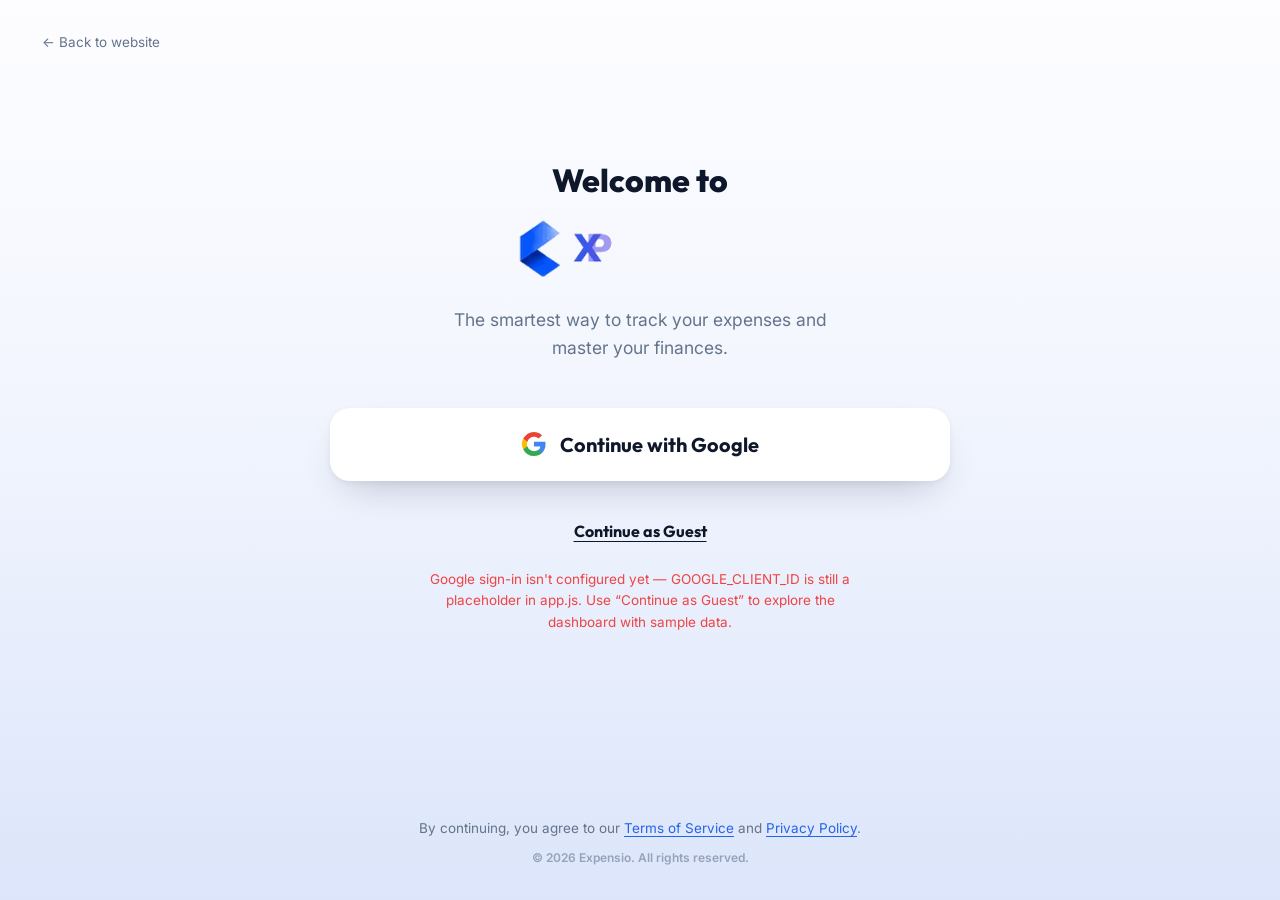
<file: app.html>
<!DOCTYPE html>
<html lang="en">
<head>
<meta charset="UTF-8" />
<meta name="viewport" content="width=device-width, initial-scale=1.0" />
<title>Expensio — Dashboard</title>
<meta name="description" content="Your private Expensio dashboard, synced from Google Drive." />
<link rel="icon" type="image/png" href="assets/mark.png?v=20260828" />
<link rel="preconnect" href="https://fonts.googleapis.com" />
<link rel="preconnect" href="https://fonts.gstatic.com" crossorigin />
<link href="https://fonts.googleapis.com/css2?family=Outfit:wght@400;500;600;700;800&family=Inter:wght@400;500;600;700&display=swap" rel="stylesheet" />
<link rel="stylesheet" href="app.css?v=20260828" />
<!-- Google Identity Services + Picker (gapi) -->
<script src="https://accounts.google.com/gsi/client" async defer></script>
<script src="https://apis.google.com/js/api.js" async defer></script>
</head>
<body>

<!-- ░░░ LOGIN VIEW ░░░ -->
<section class="login" id="loginView">
  <a class="login__back" href="index.html">&larr; Back to website</a>

  <div class="login__inner">
    <h1 class="login__brand">Welcome to</h1>
    <picture>
      <source srcset="assets/brand-anim.webp?v=20260828" type="image/webp" />
      <img src="assets/brand-anim.gif?v=20260828" alt="Expensio" class="login__wordmark" width="286" height="72" />
    </picture>
    <p class="login__tag">The smartest way to track your expenses and master your finances.</p>

    <button class="gbtn" id="googleSignIn">
      <svg viewBox="0 0 18 18" width="24" height="24" aria-hidden="true"><path fill="#4285F4" d="M17.64 9.2c0-.64-.06-1.25-.16-1.84H9v3.48h4.84a4.14 4.14 0 0 1-1.8 2.72v2.26h2.92c1.7-1.57 2.68-3.88 2.68-6.62z"/><path fill="#34A853" d="M9 18c2.43 0 4.47-.8 5.96-2.18l-2.92-2.26c-.81.54-1.84.86-3.04.86-2.34 0-4.32-1.58-5.03-3.7H.96v2.33A9 9 0 0 0 9 18z"/><path fill="#FBBC05" d="M3.97 10.72a5.4 5.4 0 0 1 0-3.44V4.95H.96a9 9 0 0 0 0 8.1l3.01-2.33z"/><path fill="#EA4335" d="M9 3.58c1.32 0 2.5.45 3.44 1.35l2.58-2.58A9 9 0 0 0 .96 4.95l3.01 2.33C4.68 5.16 6.66 3.58 9 3.58z"/></svg>
      Continue with Google
    </button>

    <button class="login__guest" id="guestBtn" type="button">Continue as Guest</button>
    <p class="login__note" id="loginNote"></p>
  </div>

  <footer class="login__foot">
    <p>By continuing, you agree to our <a href="terms.html">Terms of Service</a> and <a href="privacy.html">Privacy Policy</a>.</p>
    <p class="login__copy">&copy; 2026 Expensio. All rights reserved.</p>
  </footer>
</section>

<!-- ░░░ APP SHELL (hidden until signed in) ░░░ -->
<div class="app" id="appView" hidden>
  <!-- Sidebar -->
  <aside class="side">
    <a class="side__brand" href="index.html">
      <img src="assets/mark.png?v=20260828" alt="" />
      <span><b>Expensio</b><small>EXPENSE TRACKER</small></span>
    </a>
    <nav class="side__nav">
      <a class="side__link is-active" data-tab="dashboard"><span class="ico">🏠</span> Dashboard</a>
      <a class="side__link" data-tab="transactions"><span class="ico">📋</span> Transactions</a>
      <a class="side__link" data-tab="accounts"><span class="ico">🏦</span> Accounts</a>
      <a class="side__link" data-tab="cards"><span class="ico">💳</span> Cards &amp; EMI</a>
      <a class="side__link" data-tab="analytics"><span class="ico">📊</span> Analytics</a>
      <a class="side__link" data-tab="budgets"><span class="ico">🎯</span> Budgets</a>
      <a class="side__link" data-tab="profile"><span class="ico">👤</span> Profile</a>
    </nav>
    <div class="side__privacy">
      <b>🛡️ Your data is private</b>
      <p>All data stays in your Google Drive. We never see it.</p>
    </div>
    <div class="side__sync" id="syncStatus">
      <span class="dot"></span><span><b>Last synced</b><small id="syncTime">just now</small></span>
    </div>
  </aside>

  <!-- Main -->
  <main class="main">
    <header class="top">
      <div class="top__greet">
        <h1 id="pageTitle">Welcome 👋</h1>
        <p id="pageSub"></p>
      </div>
      <div class="top__right">
        <button class="top__resync" id="resyncBtn" title="Re-sync from Drive">⟳ Sync</button>
        <div class="top__user" id="topUser">
          <img id="userAvatar" alt="" title="Open profile" />
          <button class="top__logout" id="logoutBtn">Sign out</button>
        </div>
      </div>
    </header>

    <div id="view"></div>
  </main>
</div>

<!-- ░░░ SYNC PROMPT MODAL ░░░ -->
<div class="modal" id="syncModal" hidden>
  <div class="modal__card">
    <div class="modal__drive">▲</div>
    <h2>Sync your backup from Google Drive</h2>
    <p>Choose your latest <b>Expensio</b> backup (<code>expensio-*.json</code>) from Drive so your dashboard reflects your real data. Nothing is uploaded — we only read the file you pick.</p>
    <div class="modal__actions">
      <button class="btn-ghost" id="syncLater">Maybe later</button>
      <button class="btn-primary" id="syncNow">Sync now</button>
    </div>
    <p class="modal__status" id="syncModalStatus"></p>
  </div>
</div>

<script src="app.js?v=20260828"></script>
</body>
</html>
</file>
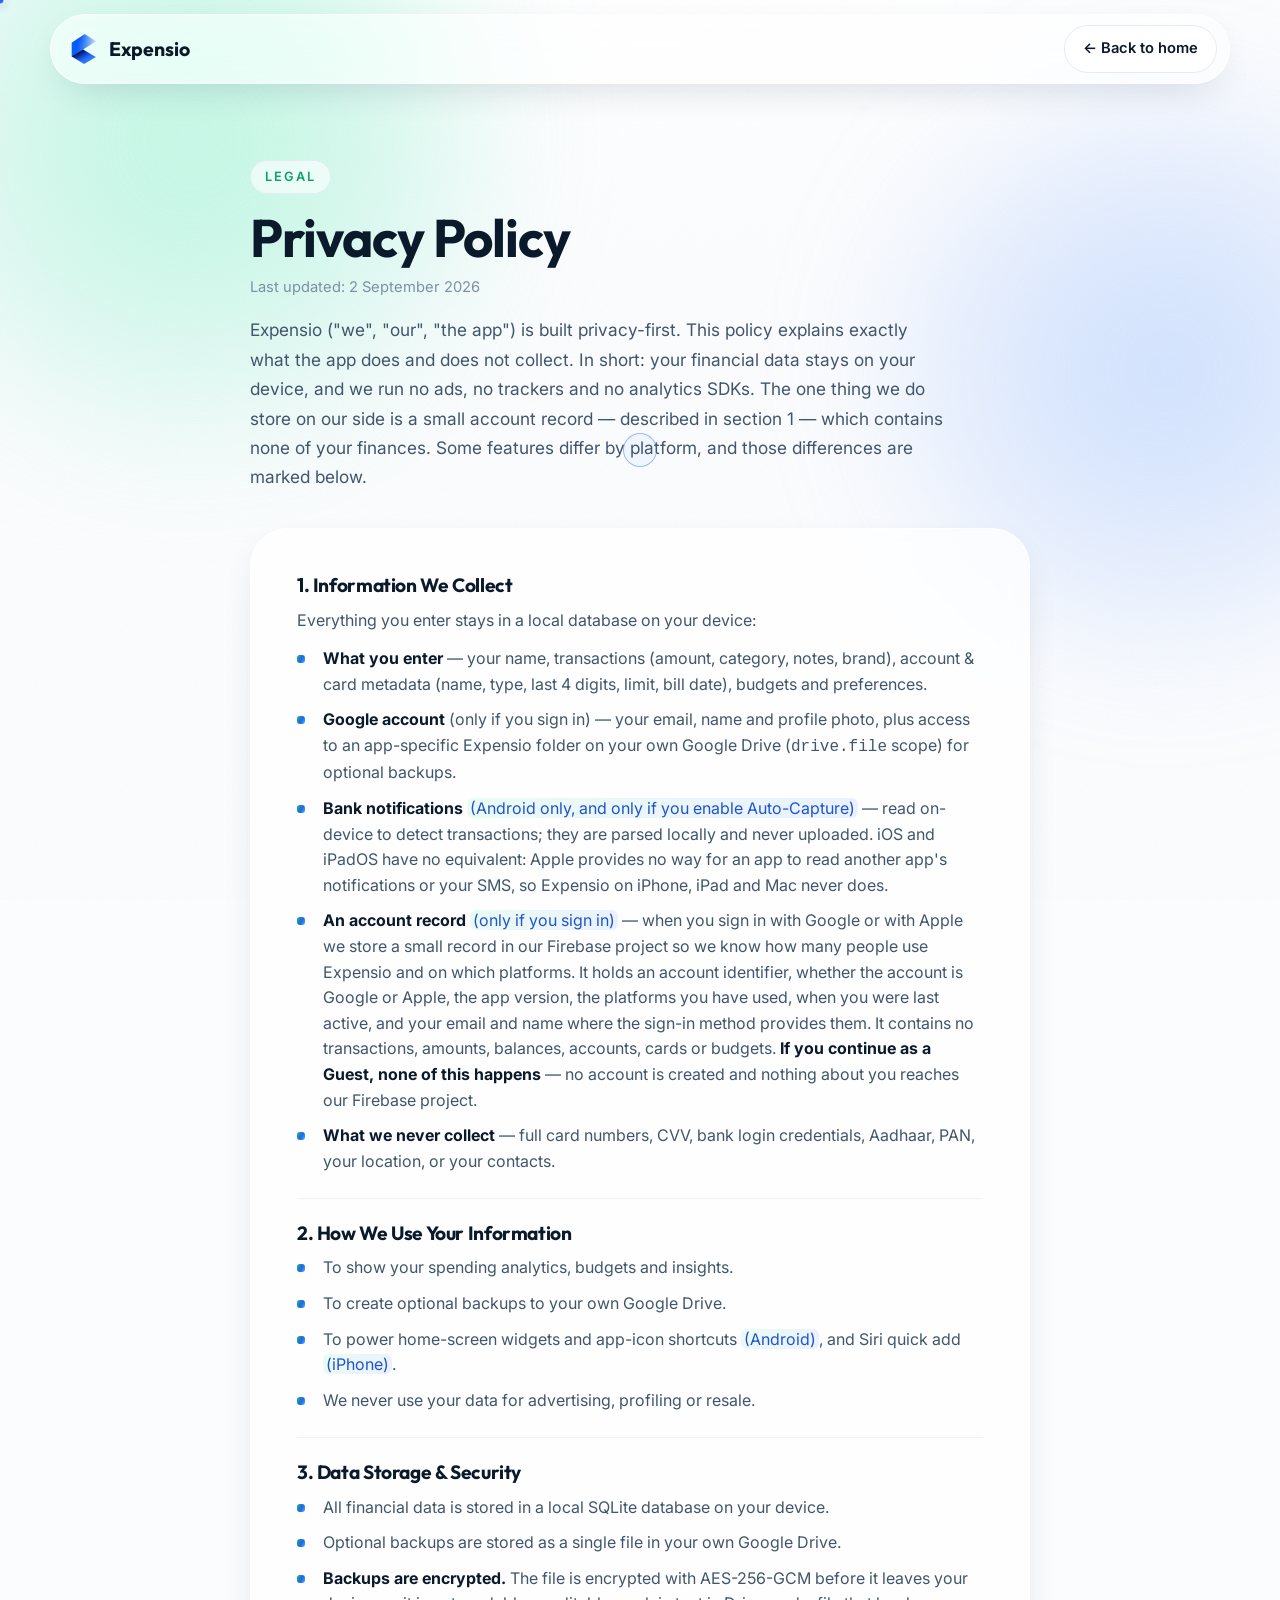
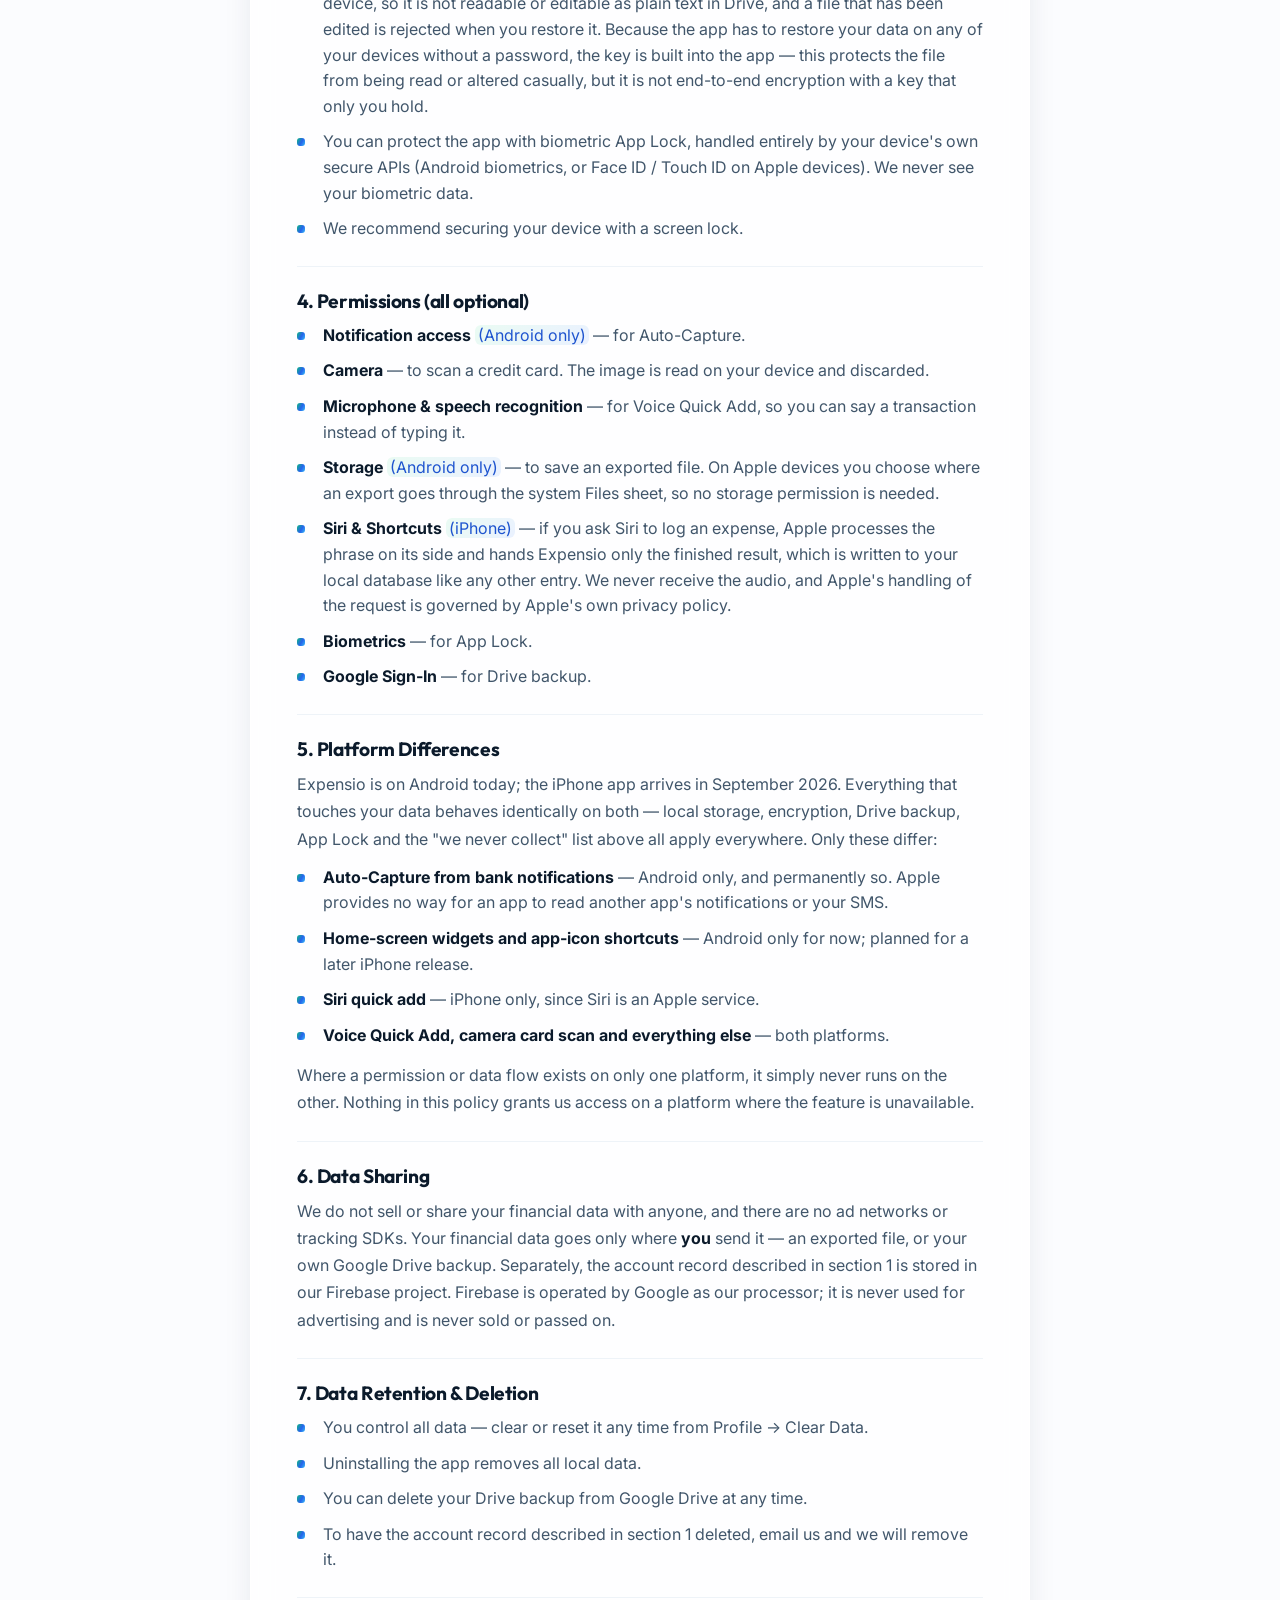
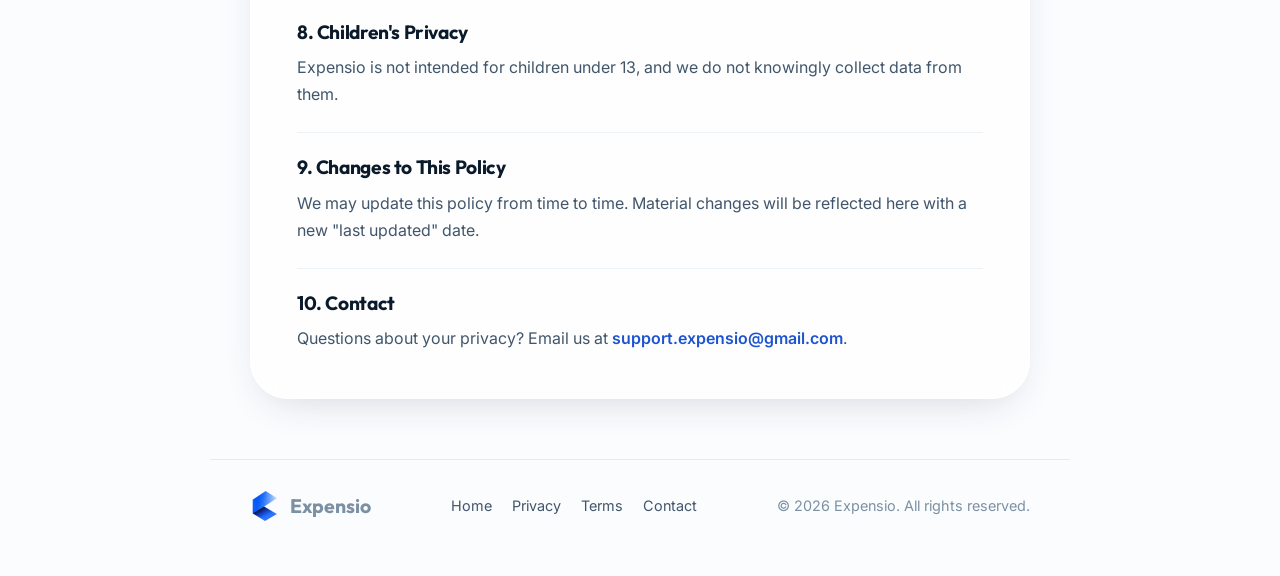
<file: privacy.html>
<!DOCTYPE html>
<html lang="en">
<head>
<meta charset="UTF-8" />
<meta name="viewport" content="width=device-width, initial-scale=1.0, maximum-scale=1.0, user-scalable=no" />
<title>Privacy Policy — Expensio</title>
<meta name="description" content="Expensio is built privacy-first. Read exactly what the app does and does not collect — your financial data stays on your device." />
<link rel="canonical" href="https://expensio.co.in/privacy.html" />

<meta property="og:type" content="website" />
<meta property="og:url" content="https://expensio.co.in/privacy.html" />
<meta property="og:title" content="Privacy Policy — Expensio" />
<meta property="og:description" content="Expensio is built privacy-first. Read exactly what the app does and does not collect — your financial data stays on your device." />
<meta property="og:image" content="https://expensio.co.in/assets/mark.png" />
<meta name="twitter:card" content="summary" />
<meta name="twitter:title" content="Privacy Policy — Expensio" />
<meta name="twitter:description" content="Expensio is built privacy-first. Read exactly what the app does and does not collect — your financial data stays on your device." />
<meta name="twitter:image" content="https://expensio.co.in/assets/mark.png" />

<link rel="icon" type="image/png" href="assets/mark.png?v=20260828" />
<link rel="preconnect" href="https://fonts.googleapis.com" />
<link rel="preconnect" href="https://fonts.gstatic.com" crossorigin />
<link href="https://fonts.googleapis.com/css2?family=Outfit:wght@400;500;600;700;800&family=Inter:wght@400;500;600;700&family=JetBrains+Mono:wght@500;600;700&display=swap" rel="stylesheet" />
<link rel="stylesheet" href="styles.css?v=20260828" />
</head>
<body>

<div class="mesh" aria-hidden="true">
  <span class="blob blob--mint"></span>
  <span class="blob blob--blue"></span>
  <div class="grain"></div>
</div>

<header class="nav" id="nav">
  <div class="nav__inner">
    <a href="index.html" class="brand"><img src="assets/mark.png?v=20260828" alt="" class="brand__mark" width="120" height="120" /><span class="brand__name">Expensio</span></a>
    <a href="index.html" class="btn btn--ghost btn--sm" style="margin-left:auto">← Back to home</a>
  </div>
</header>

<main class="legal">
  <span class="legal__eyebrow">Legal</span>
  <h1>Privacy Policy</h1>
  <p class="legal__updated">Last updated: 2 September 2026</p>
  <p class="legal__intro">Expensio ("we", "our", "the app") is built privacy-first. This policy explains exactly what the app does and does not collect. In short: your financial data stays on your device, and we run no ads, no trackers and no analytics SDKs. The one thing we do store on our side is a small account record — described in section 1 — which contains none of your finances. Some features differ by platform, and those differences are marked below.</p>

  <div class="legal__doc">
    <section>
      <h2>1. Information We Collect</h2>
      <p>Everything you enter stays in a local database on your device:</p>
      <ul>
        <li><strong>What you enter</strong> — your name, transactions (amount, category, notes, brand), account &amp; card metadata (name, type, last 4 digits, limit, bill date), budgets and preferences.</li>
        <li><strong>Google account</strong> (only if you sign in) — your email, name and profile photo, plus access to an app-specific Expensio folder on your own Google Drive (<code>drive.file</code> scope) for optional backups.</li>
        <li><strong>Bank notifications</strong> <em>(Android only, and only if you enable Auto-Capture)</em> — read on-device to detect transactions; they are parsed locally and never uploaded. iOS and iPadOS have no equivalent: Apple provides no way for an app to read another app's notifications or your SMS, so Expensio on iPhone, iPad and Mac never does.</li>
        <li><strong>An account record</strong> <em>(only if you sign in)</em> — when you sign in with Google or with Apple we store a small record in our Firebase project so we know how many people use Expensio and on which platforms. It holds an account identifier, whether the account is Google or Apple, the app version, the platforms you have used, when you were last active, and your email and name where the sign-in method provides them. It contains no transactions, amounts, balances, accounts, cards or budgets. <strong>If you continue as a Guest, none of this happens</strong> — no account is created and nothing about you reaches our Firebase project.</li>
        <li><strong>What we never collect</strong> — full card numbers, CVV, bank login credentials, Aadhaar, PAN, your location, or your contacts.</li>
      </ul>
    </section>
    <section>
      <h2>2. How We Use Your Information</h2>
      <ul>
        <li>To show your spending analytics, budgets and insights.</li>
        <li>To create optional backups to your own Google Drive.</li>
        <li>To power home-screen widgets and app-icon shortcuts <em>(Android)</em>, and Siri quick add <em>(iPhone)</em>.</li>
        <li>We never use your data for advertising, profiling or resale.</li>
      </ul>
    </section>
    <section>
      <h2>3. Data Storage &amp; Security</h2>
      <ul>
        <li>All financial data is stored in a local SQLite database on your device.</li>
        <li>Optional backups are stored as a single file in your own Google Drive.</li>
        <li><strong>Backups are encrypted.</strong> The file is encrypted with AES-256-GCM before it leaves your device, so it is not readable or editable as plain text in Drive, and a file that has been edited is rejected when you restore it. Because the app has to restore your data on any of your devices without a password, the key is built into the app — this protects the file from being read or altered casually, but it is not end-to-end encryption with a key that only you hold.</li>
        <li>You can protect the app with biometric App Lock, handled entirely by your device's own secure APIs (Android biometrics, or Face ID / Touch ID on Apple devices). We never see your biometric data.</li>
        <li>We recommend securing your device with a screen lock.</li>
      </ul>
    </section>
    <section>
      <h2>4. Permissions (all optional)</h2>
      <ul>
        <li><strong>Notification access</strong> <em>(Android only)</em> — for Auto-Capture.</li>
        <li><strong>Camera</strong> — to scan a credit card. The image is read on your device and discarded.</li>
        <li><strong>Microphone &amp; speech recognition</strong> — for Voice Quick Add, so you can say a transaction instead of typing it.</li>
        <li><strong>Storage</strong> <em>(Android only)</em> — to save an exported file. On Apple devices you choose where an export goes through the system Files sheet, so no storage permission is needed.</li>
        <li><strong>Siri &amp; Shortcuts</strong> <em>(iPhone)</em> — if you ask Siri to log an expense, Apple processes the phrase on its side and hands Expensio only the finished result, which is written to your local database like any other entry. We never receive the audio, and Apple's handling of the request is governed by Apple's own privacy policy.</li>
        <li><strong>Biometrics</strong> — for App Lock.</li>
        <li><strong>Google Sign-In</strong> — for Drive backup.</li>
      </ul>
    </section>
    <section>
      <h2>5. Platform Differences</h2>
      <p>Expensio is on Android today; the iPhone app arrives in September 2026. Everything that touches your data behaves identically on both — local storage, encryption, Drive backup, App Lock and the "we never collect" list above all apply everywhere. Only these differ:</p>
      <ul>
        <li><strong>Auto-Capture from bank notifications</strong> — Android only, and permanently so. Apple provides no way for an app to read another app's notifications or your SMS.</li>
        <li><strong>Home-screen widgets and app-icon shortcuts</strong> — Android only for now; planned for a later iPhone release.</li>
        <li><strong>Siri quick add</strong> — iPhone only, since Siri is an Apple service.</li>
        <li><strong>Voice Quick Add, camera card scan and everything else</strong> — both platforms.</li>
      </ul>
      <p>Where a permission or data flow exists on only one platform, it simply never runs on the other. Nothing in this policy grants us access on a platform where the feature is unavailable.</p>
    </section>
    <section>
      <h2>6. Data Sharing</h2>
      <p>We do not sell or share your financial data with anyone, and there are no ad networks or tracking SDKs. Your financial data goes only where <strong>you</strong> send it — an exported file, or your own Google Drive backup. Separately, the account record described in section 1 is stored in our Firebase project. Firebase is operated by Google as our processor; it is never used for advertising and is never sold or passed on.</p>
    </section>
    <section>
      <h2>7. Data Retention &amp; Deletion</h2>
      <ul>
        <li>You control all data — clear or reset it any time from Profile → Clear Data.</li>
        <li>Uninstalling the app removes all local data.</li>
        <li>You can delete your Drive backup from Google Drive at any time.</li>
        <li>To have the account record described in section 1 deleted, email us and we will remove it.</li>
      </ul>
    </section>
    <section>
      <h2>8. Children's Privacy</h2>
      <p>Expensio is not intended for children under 13, and we do not knowingly collect data from them.</p>
    </section>
    <section>
      <h2>9. Changes to This Policy</h2>
      <p>We may update this policy from time to time. Material changes will be reflected here with a new "last updated" date.</p>
    </section>
    <section>
      <h2>10. Contact</h2>
      <p>Questions about your privacy? Email us at <a href="mailto:support.expensio@gmail.com">support.expensio@gmail.com</a>.</p>
    </section>
  </div>
</main>

<footer class="legal__footer">
  <a href="index.html" class="brand"><img src="assets/mark.png?v=20260828" alt="" class="brand__mark" width="120" height="120" /><span class="brand__name">Expensio</span></a>
  <div class="legal__footlinks"><a href="index.html">Home</a><a href="privacy.html">Privacy</a><a href="terms.html">Terms</a><a href="mailto:support.expensio@gmail.com">Contact</a></div>
  <span>© 2026 Expensio. All rights reserved.</span>
</footer>

<script src="script.js?v=20260828"></script>
</body>
</html>
</file>
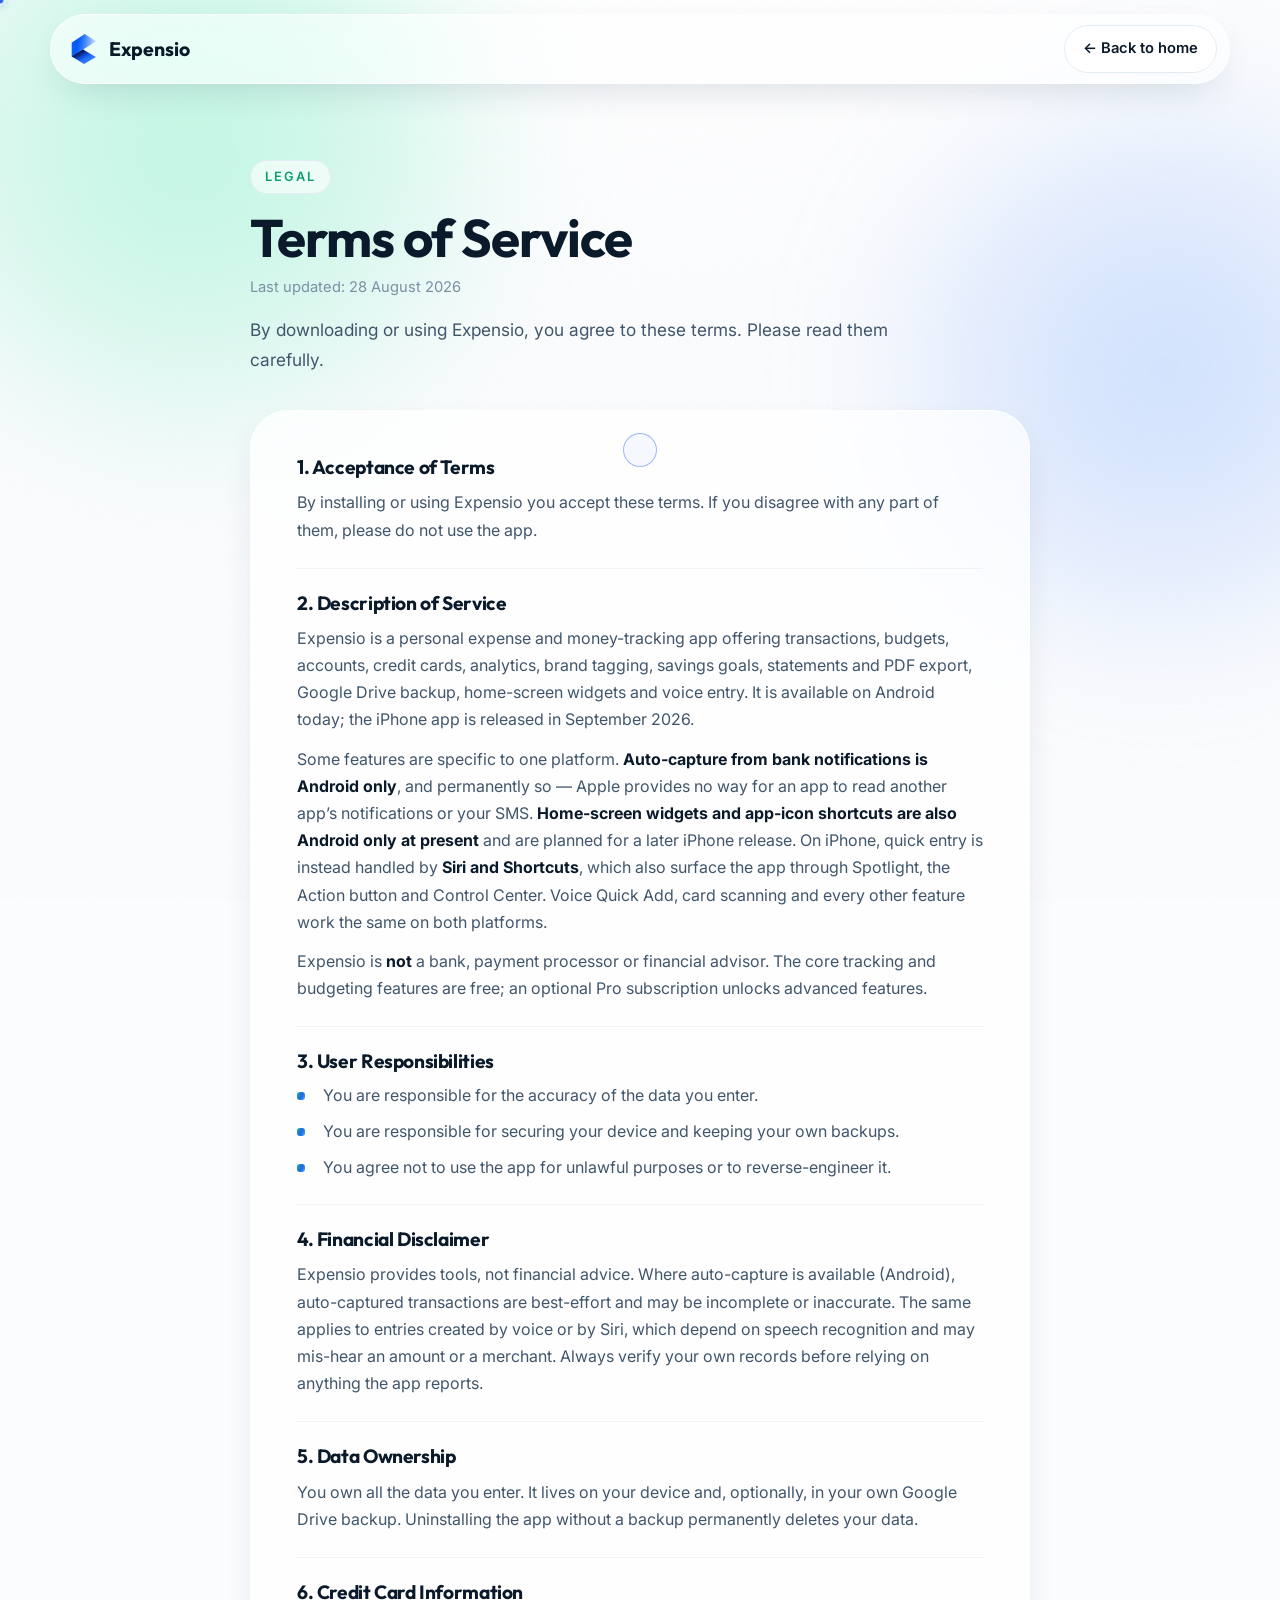
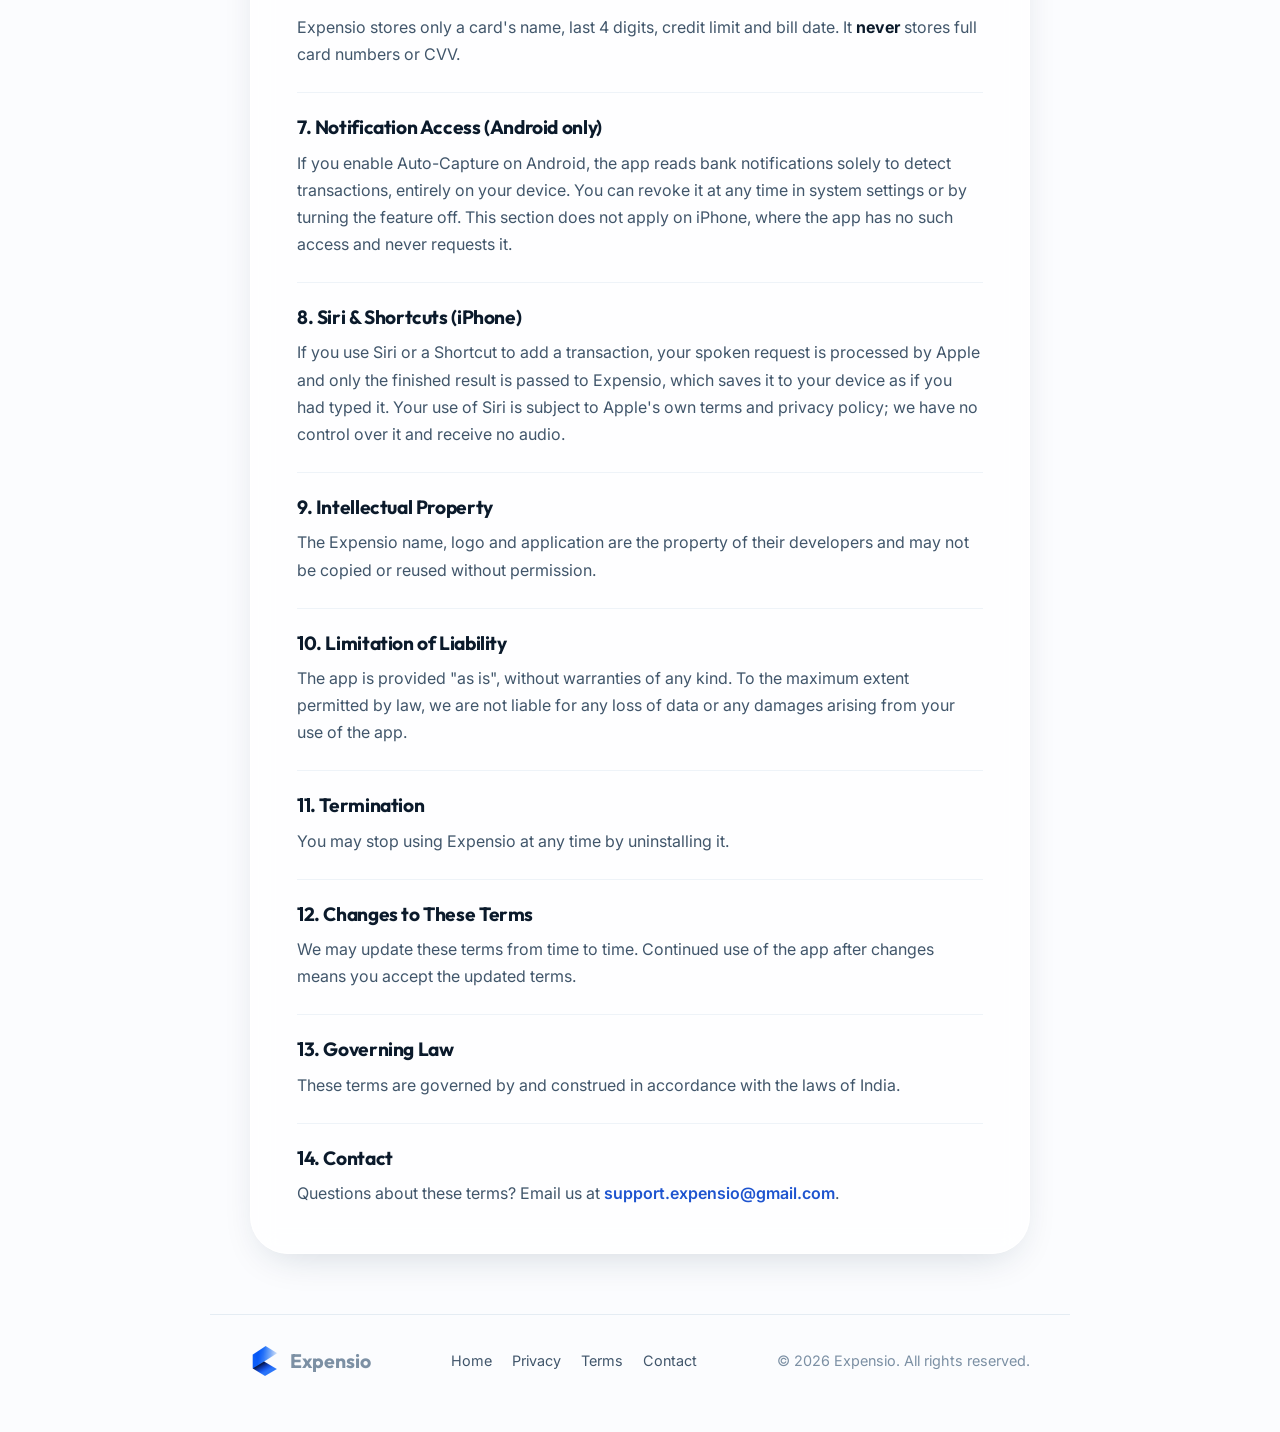
<file: terms.html>
<!DOCTYPE html>
<html lang="en">
<head>
<meta charset="UTF-8" />
<meta name="viewport" content="width=device-width, initial-scale=1.0, maximum-scale=1.0, user-scalable=no" />
<title>Terms of Service — Expensio</title>
<meta name="description" content="The terms governing your use of Expensio — a private, offline-first personal expense tracker." />
<link rel="canonical" href="https://expensio.co.in/terms.html" />

<meta property="og:type" content="website" />
<meta property="og:url" content="https://expensio.co.in/terms.html" />
<meta property="og:title" content="Terms of Service — Expensio" />
<meta property="og:description" content="The terms governing your use of Expensio — a private, offline-first personal expense tracker." />
<meta property="og:image" content="https://expensio.co.in/assets/mark.png" />
<meta name="twitter:card" content="summary" />
<meta name="twitter:title" content="Terms of Service — Expensio" />
<meta name="twitter:description" content="The terms governing your use of Expensio — a private, offline-first personal expense tracker." />
<meta name="twitter:image" content="https://expensio.co.in/assets/mark.png" />

<link rel="icon" type="image/png" href="assets/mark.png?v=20260828" />
<link rel="preconnect" href="https://fonts.googleapis.com" />
<link rel="preconnect" href="https://fonts.gstatic.com" crossorigin />
<link href="https://fonts.googleapis.com/css2?family=Outfit:wght@400;500;600;700;800&family=Inter:wght@400;500;600;700&family=JetBrains+Mono:wght@500;600;700&display=swap" rel="stylesheet" />
<link rel="stylesheet" href="styles.css?v=20260828" />
</head>
<body>

<div class="mesh" aria-hidden="true">
  <span class="blob blob--mint"></span>
  <span class="blob blob--blue"></span>
  <div class="grain"></div>
</div>

<header class="nav" id="nav">
  <div class="nav__inner">
    <a href="index.html" class="brand"><img src="assets/mark.png?v=20260828" alt="" class="brand__mark" width="120" height="120" /><span class="brand__name">Expensio</span></a>
    <a href="index.html" class="btn btn--ghost btn--sm" style="margin-left:auto">← Back to home</a>
  </div>
</header>

<main class="legal">
  <span class="legal__eyebrow">Legal</span>
  <h1>Terms of Service</h1>
  <p class="legal__updated">Last updated: 28 August 2026</p>
  <p class="legal__intro">By downloading or using Expensio, you agree to these terms. Please read them carefully.</p>

  <div class="legal__doc">
    <section>
      <h2>1. Acceptance of Terms</h2>
      <p>By installing or using Expensio you accept these terms. If you disagree with any part of them, please do not use the app.</p>
    </section>
    <section>
      <h2>2. Description of Service</h2>
      <p>Expensio is a personal expense and money-tracking app offering transactions, budgets, accounts, credit cards, analytics, brand tagging, savings goals, statements and PDF export, Google Drive backup, home-screen widgets and voice entry. It is available on Android today; the iPhone app is released in September 2026.</p>
      <p>Some features are specific to one platform. <strong>Auto-capture from bank notifications is Android only</strong>, and permanently so — Apple provides no way for an app to read another app’s notifications or your SMS. <strong>Home-screen widgets and app-icon shortcuts are also Android only at present</strong> and are planned for a later iPhone release. On iPhone, quick entry is instead handled by <strong>Siri and Shortcuts</strong>, which also surface the app through Spotlight, the Action button and Control Center. Voice Quick Add, card scanning and every other feature work the same on both platforms.</p>
      <p>Expensio is <strong>not</strong> a bank, payment processor or financial advisor. The core tracking and budgeting features are free; an optional Pro subscription unlocks advanced features.</p>
    </section>
    <section>
      <h2>3. User Responsibilities</h2>
      <ul>
        <li>You are responsible for the accuracy of the data you enter.</li>
        <li>You are responsible for securing your device and keeping your own backups.</li>
        <li>You agree not to use the app for unlawful purposes or to reverse-engineer it.</li>
      </ul>
    </section>
    <section>
      <h2>4. Financial Disclaimer</h2>
      <p>Expensio provides tools, not financial advice. Where auto-capture is available (Android), auto-captured transactions are best-effort and may be incomplete or inaccurate. The same applies to entries created by voice or by Siri, which depend on speech recognition and may mis-hear an amount or a merchant. Always verify your own records before relying on anything the app reports.</p>
    </section>
    <section>
      <h2>5. Data Ownership</h2>
      <p>You own all the data you enter. It lives on your device and, optionally, in your own Google Drive backup. Uninstalling the app without a backup permanently deletes your data.</p>
    </section>
    <section>
      <h2>6. Credit Card Information</h2>
      <p>Expensio stores only a card's name, last 4 digits, credit limit and bill date. It <strong>never</strong> stores full card numbers or CVV.</p>
    </section>
    <section>
      <h2>7. Notification Access (Android only)</h2>
      <p>If you enable Auto-Capture on Android, the app reads bank notifications solely to detect transactions, entirely on your device. You can revoke it at any time in system settings or by turning the feature off. This section does not apply on iPhone, where the app has no such access and never requests it.</p>
    </section>
    <section>
      <h2>8. Siri &amp; Shortcuts (iPhone)</h2>
        <p>If you use Siri or a Shortcut to add a transaction, your spoken request is processed by Apple and only the finished result is passed to Expensio, which saves it to your device as if you had typed it. Your use of Siri is subject to Apple's own terms and privacy policy; we have no control over it and receive no audio.</p>
      </section>
      <section>
        <h2>9. Intellectual Property</h2>
      <p>The Expensio name, logo and application are the property of their developers and may not be copied or reused without permission.</p>
    </section>
    <section>
      <h2>10. Limitation of Liability</h2>
      <p>The app is provided "as is", without warranties of any kind. To the maximum extent permitted by law, we are not liable for any loss of data or any damages arising from your use of the app.</p>
    </section>
    <section>
      <h2>11. Termination</h2>
      <p>You may stop using Expensio at any time by uninstalling it.</p>
    </section>
    <section>
      <h2>12. Changes to These Terms</h2>
      <p>We may update these terms from time to time. Continued use of the app after changes means you accept the updated terms.</p>
    </section>
    <section>
      <h2>13. Governing Law</h2>
      <p>These terms are governed by and construed in accordance with the laws of India.</p>
    </section>
    <section>
      <h2>14. Contact</h2>
      <p>Questions about these terms? Email us at <a href="mailto:support.expensio@gmail.com">support.expensio@gmail.com</a>.</p>
    </section>
  </div>
</main>

<footer class="legal__footer">
  <a href="index.html" class="brand"><img src="assets/mark.png?v=20260828" alt="" class="brand__mark" width="120" height="120" /><span class="brand__name">Expensio</span></a>
  <div class="legal__footlinks"><a href="index.html">Home</a><a href="privacy.html">Privacy</a><a href="terms.html">Terms</a><a href="mailto:support.expensio@gmail.com">Contact</a></div>
  <span>© 2026 Expensio. All rights reserved.</span>
</footer>

<script src="script.js?v=20260828"></script>
</body>
</html>
</file>
<file: styles.css>
/* ============================================================
   EXPENSIO — premium light marketing site
   Aesthetic: quiet-luxury fintech · warm white · mint+blue mesh
   ============================================================ */

:root{
  /* palette */
  --ink:        #0B1A2B;
  --ink-soft:   #41566B;
  --ink-faint:  #7C90A4;
  --line:       #E4ECF3;
  --line-soft:  #EEF3F8;
  --paper:      #FBFCFE;
  --paper-2:    #F4F8FB;
  --white:      #FFFFFF;

  --blue:       #2563EB;
  --blue-600:   #1E54CF;
  --blue-300:   #7CA8FF;
  --sky:        #38BDF8;
  --green:      #10B981;
  --green-600:  #0E9F70;
  --mint:       #34D399;
  --teal:       #14B8A6;
  --expense:    #E5484D;

  --grad-brand: linear-gradient(120deg,#10B981 0%,#2563EB 55%,#38BDF8 100%);
  --grad-soft:  linear-gradient(135deg,#EAFBF3 0%,#EAF1FF 100%);

  --shadow-sm:  0 2px 8px rgba(16,40,70,.05);
  --shadow-md:  0 14px 40px -16px rgba(16,40,70,.20);
  --shadow-lg:  0 40px 90px -30px rgba(16,40,70,.32);
  --shadow-glass: 0 20px 60px -22px rgba(20,70,120,.28);

  --r-sm: 14px; --r-md: 20px; --r-lg: 28px; --r-xl: 38px;
  --maxw: 1180px;
  --ease: cubic-bezier(.2,.7,.2,1);

  --font-d: "Outfit", system-ui, sans-serif;
  --font-b: "Inter", system-ui, sans-serif;
  --font-mono: "JetBrains Mono", ui-monospace, "SF Mono", monospace;
}

/* numerical / financial values — JetBrains Mono, tabular */
.mono,.count,.stat b,.tl__ver,.txn__amt,.capturedrow__amt,.hero__trust strong,
.nw-card b,.an-total,.bd-card .row b,.cc__no,.cc__btm b,.finalcta__meta{
  font-family:var(--font-mono);font-feature-settings:"tnum" 1,"ss01" 1;letter-spacing:-.01em
}

*{box-sizing:border-box;margin:0;padding:0}
html{scroll-behavior:smooth;-webkit-text-size-adjust:100%;overscroll-behavior:none}
body{
  font-family:var(--font-b);
  background:var(--paper);
  color:var(--ink);
  line-height:1.6;
  font-size:17px;
  overflow-x:hidden;
  overscroll-behavior:none;
  -webkit-font-smoothing:antialiased;
  text-rendering:optimizeLegibility;
}
a{color:inherit;text-decoration:none}
img{max-width:100%;display:block}
em{font-style:normal;background:var(--grad-soft);padding:0 .18em;border-radius:6px;color:var(--blue-600)}

h1,h2,h3,h4,h5{font-family:var(--font-d);font-weight:700;letter-spacing:-.02em;line-height:1.05;color:var(--ink)}
.grad-text{background:var(--grad-brand);-webkit-background-clip:text;background-clip:text;color:transparent}

/* ============ gradient mesh background ============ */
.mesh{position:fixed;inset:0;z-index:-2;overflow:hidden;background:
  radial-gradient(120% 80% at 50% -10%,#fff 0%,var(--paper) 55%);
}
.blob{position:absolute;border-radius:50%;filter:blur(70px);opacity:.5;will-change:transform}
.blob--mint{width:46vw;height:46vw;background:radial-gradient(circle,#7af0c4,#34d39900);top:-12vw;left:-8vw;animation:drift1 22s var(--ease) infinite alternate}
.blob--blue{width:42vw;height:42vw;background:radial-gradient(circle,#9cc0ff,#2563eb00);top:8vw;right:-12vw;animation:drift2 26s var(--ease) infinite alternate}
.blob--teal{width:34vw;height:34vw;background:radial-gradient(circle,#86f3e2,#14b8a600);top:120vh;left:-6vw;animation:drift1 28s var(--ease) infinite alternate}
.blob--sky{width:38vw;height:38vw;background:radial-gradient(circle,#bfe6ff,#38bdf800);top:210vh;right:-8vw;animation:drift2 30s var(--ease) infinite alternate}
@keyframes drift1{to{transform:translate3d(6vw,5vw,0) scale(1.12)}}
@keyframes drift2{to{transform:translate3d(-5vw,4vw,0) scale(1.08)}}
.grain{position:absolute;inset:0;opacity:.035;mix-blend-mode:multiply;
  background-image:url("data:image/svg+xml,%3Csvg xmlns='http://www.w3.org/2000/svg' width='160' height='160'%3E%3Cfilter id='n'%3E%3CfeTurbulence type='fractalNoise' baseFrequency='.9' numOctaves='2'/%3E%3C/filter%3E%3Crect width='100%25' height='100%25' filter='url(%23n)'/%3E%3C/svg%3E")}

/* ============ shared layout ============ */
section{position:relative;padding:120px clamp(20px,5vw,40px);max-width:var(--maxw);margin:0 auto}
.eyebrow{display:inline-block;font-family:var(--font-b);font-weight:600;font-size:.8rem;letter-spacing:.16em;text-transform:uppercase;color:var(--green-600);margin-bottom:18px;
  padding:6px 14px;border:1px solid var(--line);border-radius:100px;background:rgba(255,255,255,.6);backdrop-filter:blur(8px)}
.sec-head{text-align:center;max-width:720px;margin:0 auto 70px}
.sec-head h2{font-size:clamp(2rem,4.6vw,3.4rem)}
.sec-sub{margin-top:18px;color:var(--ink-soft);font-size:1.12rem}

/* ============ buttons ============ */
.btn{display:inline-flex;align-items:center;gap:10px;font-family:var(--font-b);font-weight:600;
  border-radius:100px;padding:15px 26px;transition:transform .3s var(--ease),box-shadow .3s var(--ease),background .3s;cursor:pointer;border:none;font-size:1rem;white-space:nowrap}
.btn:active{transform:scale(.97)}
.btn--play{background:var(--ink);color:#fff;box-shadow:0 14px 30px -12px rgba(11,26,43,.6)}
.btn--play:hover{transform:translateY(-3px);box-shadow:0 22px 44px -14px rgba(11,26,43,.55)}
.btn__pg-ico{display:grid;place-items:center}
.btn__pg-txt{display:flex;flex-direction:column;line-height:1.05;text-align:left}
.btn__pg-txt small{font-size:.6rem;letter-spacing:.12em;opacity:.7;font-weight:500;text-transform:uppercase}
.btn__pg-txt strong{font-size:1.06rem;font-weight:700;font-family:var(--font-d)}
.btn__pg{font-size:.85rem}
.btn--ghost{background:rgba(255,255,255,.7);color:var(--ink);border:1px solid var(--line);backdrop-filter:blur(8px)}
.btn--appstore{background:var(--ink);color:#fff;box-shadow:0 14px 30px -12px rgba(11,26,43,.6)}
.btn--appstore:hover{transform:translateY(-3px);box-shadow:0 22px 44px -14px rgba(11,26,43,.55)}
.btn--ghost:hover{transform:translateY(-3px);border-color:var(--blue-300);color:var(--blue-600)}
.btn--sm{padding:11px 18px;font-size:.92rem}
.btn--lg{padding:18px 32px}

/* ============ NAV ============ */
.nav{position:fixed;top:14px;left:0;right:0;z-index:100;display:flex;justify-content:center;padding:0 16px;transition:top .4s var(--ease)}
.nav__inner{position:relative;display:flex;align-items:center;gap:24px;width:100%;max-width:var(--maxw);
  padding:10px 12px 10px 18px;border-radius:100px;
  background:rgba(255,255,255,.62);backdrop-filter:blur(18px) saturate(1.4);
  border:1px solid rgba(255,255,255,.8);box-shadow:var(--shadow-md)}
.nav__toggle{display:none;flex-direction:column;justify-content:center;align-items:center;gap:5px;
  width:42px;height:42px;border:none;background:transparent;cursor:pointer;padding:0;flex-shrink:0}
.nav__toggle span{display:block;width:21px;height:2px;background:var(--ink);border-radius:2px;transition:transform .3s var(--ease),opacity .25s}
.nav.open .nav__toggle span:nth-child(1){transform:translateY(7px) rotate(45deg)}
.nav.open .nav__toggle span:nth-child(2){opacity:0}
.nav.open .nav__toggle span:nth-child(3){transform:translateY(-7px) rotate(-45deg)}
.brand{display:flex;align-items:center;gap:10px;font-family:var(--font-d);font-weight:700;font-size:1.22rem}
.brand__mark{width:30px;height:30px;object-fit:contain}
.brand__anim{display:block;height:24px;width:auto}
.brand--anim{gap:0}
.nav__links{display:flex;gap:28px;margin-left:auto;font-size:.96rem;font-weight:500;color:var(--ink-soft)}
.nav__links a{position:relative;transition:color .2s}
.nav__links a::after{content:"";position:absolute;left:0;bottom:-5px;width:0;height:2px;background:var(--grad-brand);border-radius:2px;transition:width .3s var(--ease)}
.nav__links a:hover{color:var(--ink)}
.nav__links a:hover::after{width:100%}
.nav .btn--play{margin-left:0}
.nav.scrolled .nav__inner{background:rgba(255,255,255,.85)}

/* ============ HERO ============ */
.hero{display:grid;grid-template-columns:1.05fr 1fr;gap:40px;align-items:center;padding-top:180px;padding-bottom:80px;min-height:92vh}
.pill{display:inline-flex;align-items:center;gap:9px;font-size:.86rem;font-weight:600;color:var(--ink-soft);
  background:rgba(255,255,255,.7);border:1px solid var(--line);backdrop-filter:blur(10px);
  padding:8px 16px;border-radius:100px;box-shadow:var(--shadow-sm);margin-bottom:26px}
.pill__dot{width:8px;height:8px;border-radius:50%;background:var(--green);box-shadow:0 0 0 4px rgba(16,185,129,.18);animation:pulse 2s infinite}
@keyframes pulse{50%{box-shadow:0 0 0 8px rgba(16,185,129,0)}}
.hero__title{font-size:clamp(2rem,4.6vw,3.4rem);line-height:1.05;font-weight:800}
.hero__sub{margin-top:26px;font-size:1.2rem;color:var(--ink-soft);max-width:520px}
.hero__cta{display:flex;gap:14px;margin-top:36px;flex-wrap:wrap}
.hero__trust{display:flex;align-items:center;gap:12px;margin-top:30px;font-size:.92rem;color:var(--ink-soft)}
.stars{color:#F5A524;letter-spacing:2px;font-size:1rem}
.hero__trust strong{color:var(--ink)}
.hero__legal{margin-top:14px;font-size:.82rem;color:var(--ink-faint)}
.hero__legal a{color:var(--ink-soft);font-weight:600;text-decoration:underline;text-underline-offset:2px;transition:color .2s}
.hero__legal a:hover{color:var(--blue-600)}

/* hero stage */
.hero__stage{position:relative;height:600px;display:grid;place-items:center}
.orbit{position:absolute;border-radius:50%;border:1.5px dashed rgba(37,99,235,.14)}
.orbit--1{width:430px;height:430px}
.orbit--2{width:560px;height:560px;border-color:rgba(16,185,129,.12)}

/* floating glass cards */
.floatcard{position:absolute;background:rgba(255,255,255,.72);backdrop-filter:blur(16px) saturate(1.3);
  border:1px solid rgba(255,255,255,.9);border-radius:20px;box-shadow:var(--shadow-glass);padding:14px 16px;z-index:5}
.floatcard--chart{top:34px;left:-6px;width:178px;animation:bob 6s ease-in-out infinite}
.floatcard--txn{bottom:96px;left:-30px;width:240px;display:flex;align-items:center;gap:11px;animation:bob 7s ease-in-out infinite .6s}
.floatcard--ring{top:80px;right:-22px;width:172px;display:flex;align-items:center;gap:12px;animation:bob 6.5s ease-in-out infinite .3s}
@keyframes bob{50%{transform:translateY(-14px)}}
.floatcard__head{display:flex;justify-content:space-between;align-items:center;font-size:.78rem;color:var(--ink-soft);font-weight:600;margin-bottom:8px}
.floatcard__head .up{color:var(--green-600);font-size:.74rem}
.spark svg{width:100%;height:42px}
.txn__ico{width:38px;height:38px;border-radius:11px;background:var(--grad-soft);display:grid;place-items:center;font-size:1.1rem;flex-shrink:0}
.txn__body{display:flex;flex-direction:column;line-height:1.2;min-width:0}
.txn__t{font-size:.82rem;font-weight:700}
.txn__m{font-size:.72rem;color:var(--ink-faint);white-space:nowrap;overflow:hidden;text-overflow:ellipsis}
.txn__amt{margin-left:auto;font-weight:700;color:var(--expense);font-size:.9rem}
.ring{position:relative;width:46px;height:46px;flex-shrink:0}
.ring svg{width:46px;height:46px}
.ring b{position:absolute;inset:0;display:grid;place-items:center;font-size:.72rem;font-weight:700;color:var(--blue)}
.ring__lbl{display:flex;flex-direction:column;line-height:1.25}
.ring__lbl span{font-size:.82rem;font-weight:700}
.ring__lbl small{font-size:.7rem;color:var(--ink-faint)}

/* ============ PHONE MOCKUP ============ */
.phone{--pw:300px;width:var(--pw);filter:drop-shadow(0 50px 80px rgba(16,40,70,.28))}
.phone--hero{z-index:3;animation:floatPhone 8s ease-in-out infinite}
@keyframes floatPhone{50%{transform:translateY(-16px)}}
.phone__frame{position:relative;background:linear-gradient(160deg,#1a2433,#0b1320);border-radius:46px;padding:11px;
  box-shadow:inset 0 0 0 2px rgba(255,255,255,.08),inset 0 0 0 7px #05080d}
.phone__notch{position:absolute;top:14px;left:50%;transform:translateX(-50%);width:42%;height:24px;background:#05080d;border-radius:0 0 16px 16px;z-index:6}
.phone__screen{position:relative;border-radius:36px;overflow:hidden;aspect-ratio:9/19.3;background:var(--paper-2)}
.phone__screen--sm{aspect-ratio:9/18.6}
/* real screenshots */
.phone__screen--img{aspect-ratio:286/630;background:#0b1320}
.phone__screen--img img{width:100%;height:100%;object-fit:cover;display:block}
.phone__frame:has(.phone__screen--img) .phone__notch{display:none}

/* ---- screens are drawn purely in CSS ---- */
.scr{position:absolute;inset:0;font-family:var(--font-b);padding:46px 16px 64px;overflow:hidden}
.scr *{box-sizing:border-box}
.scr__statusbar{position:absolute;top:16px;left:0;right:0;display:flex;justify-content:space-between;padding:0 22px;font-size:.62rem;font-weight:700;color:var(--ink)}
.scr__greet{font-size:.62rem;color:var(--ink-faint);font-weight:600}
.scr__name{font-family:var(--font-d);font-size:1rem;font-weight:700}
.scr-top{display:flex;align-items:center;justify-content:space-between;margin-bottom:14px}
.scr-av{width:34px;height:34px;border-radius:50%;background:var(--grad-brand);display:grid;place-items:center;color:#fff;font-size:.72rem;font-weight:700}
.scr-bell{width:34px;height:34px;border-radius:50%;background:#fff;border:1px solid var(--line);display:grid;place-items:center;font-size:.85rem;position:relative}
.scr-bell::after{content:"";position:absolute;top:8px;right:9px;width:6px;height:6px;border-radius:50%;background:var(--expense)}

.nw-card{background:linear-gradient(145deg,#1f5fe0,#2563eb 40%,#1746b8);border-radius:20px;padding:16px;color:#fff;box-shadow:0 16px 30px -14px rgba(37,99,235,.6);position:relative;overflow:hidden}
.nw-card::before{content:"";position:absolute;width:120px;height:120px;border-radius:50%;background:rgba(255,255,255,.12);top:-50px;right:-30px}
.nw-card small{font-size:.6rem;opacity:.85;font-weight:600;letter-spacing:.04em}
.nw-card b{display:block;font-family:var(--font-d);font-size:1.5rem;margin-top:3px;letter-spacing:-.02em}
.nw-pills{display:flex;gap:7px;margin-top:13px}
.nw-pill{flex:1;background:rgba(255,255,255,.16);border-radius:11px;padding:7px 9px}
.nw-pill i{font-size:.55rem;opacity:.85;font-style:normal;display:block}
.nw-pill span{font-size:.78rem;font-weight:700}

.scr-accts{display:flex;gap:8px;margin:13px 0}
.acct{flex:1;border-radius:14px;padding:9px 10px;color:#fff;position:relative;overflow:hidden}
.acct--g{background:linear-gradient(135deg,#10b981,#0e9f70)}
.acct--p{background:linear-gradient(135deg,#7c3aed,#5b21b6)}
.acct i{font-size:.55rem;font-style:normal;opacity:.85;display:block}
.acct b{font-size:.82rem;font-family:var(--font-d)}

.scr-sec{display:flex;justify-content:space-between;align-items:center;margin:14px 2px 9px}
.scr-sec span{font-family:var(--font-d);font-size:.82rem;font-weight:700}
.scr-sec a{font-size:.62rem;color:var(--blue);font-weight:600}

.tx{display:flex;align-items:center;gap:10px;background:#fff;border:1px solid var(--line-soft);border-radius:14px;padding:9px 11px;margin-bottom:8px}
.tx__i{width:32px;height:32px;border-radius:10px;display:grid;place-items:center;font-size:.92rem;flex-shrink:0}
.tx__b{display:flex;flex-direction:column;line-height:1.25;min-width:0}
.tx__t{font-size:.76rem;font-weight:700}
.tx__s{font-size:.6rem;color:var(--ink-faint)}
.tx__a{margin-left:auto;font-size:.8rem;font-weight:700}
.a-exp{color:var(--expense)}.a-inc{color:var(--green-600)}
.bg-food{background:#FEE9E3}.bg-shop{background:#E3F0FE}.bg-sal{background:#E4F8EE}.bg-trn{background:#E6F7F4}.bg-ent{background:#F1E9FE}

/* navbar inside phone */
.scr-nav{position:absolute;bottom:10px;left:14px;right:14px;height:46px;background:#fff;border:1px solid var(--line);border-radius:18px;display:flex;align-items:center;justify-content:space-around;box-shadow:0 8px 20px -10px rgba(16,40,70,.25)}
.scr-nav i{font-size:.95rem;color:var(--ink-faint);font-style:normal}
.scr-nav i.on{color:var(--blue)}
.scr-nav .fabx{width:38px;height:38px;border-radius:13px;background:var(--grad-brand);color:#fff;display:grid;place-items:center;font-size:1.1rem;margin-top:-16px;box-shadow:0 10px 18px -6px rgba(37,99,235,.6)}

/* analytics screen */
.an-total{font-family:var(--font-d);font-size:1.6rem;font-weight:800;margin-top:2px}
.an-chg{font-size:.64rem;color:var(--green-600);font-weight:700}
.an-tabs{display:flex;gap:5px;margin:12px 0}
.an-tab{font-size:.58rem;font-weight:600;padding:5px 9px;border-radius:100px;background:#fff;border:1px solid var(--line);color:var(--ink-soft)}
.an-tab.on{background:var(--ink);color:#fff;border-color:var(--ink)}
.an-bars{display:flex;align-items:flex-end;gap:7px;height:96px;background:#fff;border:1px solid var(--line-soft);border-radius:16px;padding:12px 12px 10px}
.an-bars span{flex:1;border-radius:6px 6px 3px 3px;background:linear-gradient(180deg,#7CA8FF,#2563EB)}
.an-bars span.hi{background:linear-gradient(180deg,#34D399,#10B981)}
.an-leg{margin-top:13px}
.an-cat{display:flex;align-items:center;gap:8px;margin-bottom:9px}
.an-cat b{width:9px;height:9px;border-radius:3px}
.an-cat span{font-size:.68rem;font-weight:600}
.an-cat small{margin-left:auto;font-size:.66rem;color:var(--ink-faint);font-weight:600}
.an-cat .bar{position:absolute}

/* budget screen */
.bd-card{background:#fff;border:1px solid var(--line-soft);border-radius:18px;padding:14px;margin-bottom:11px}
.bd-card .row{display:flex;justify-content:space-between;align-items:baseline}
.bd-card .row b{font-family:var(--font-d);font-size:1.05rem}
.bd-card .row small{font-size:.62rem;color:var(--ink-faint)}
.bd-bar{height:8px;border-radius:8px;background:var(--line);margin-top:9px;overflow:hidden}
.bd-bar i{display:block;height:100%;border-radius:8px}
.bd-lbl{display:flex;justify-content:space-between;margin-top:7px;font-size:.6rem;color:var(--ink-soft);font-weight:600}
.bd-row{display:flex;align-items:center;gap:9px;background:#fff;border:1px solid var(--line-soft);border-radius:13px;padding:9px 11px;margin-bottom:8px}
.bd-row .ic{width:28px;height:28px;border-radius:9px;display:grid;place-items:center;font-size:.82rem}
.bd-row .nm{font-size:.72rem;font-weight:700}
.bd-row .st{margin-left:auto;font-size:.56rem;font-weight:700;padding:3px 7px;border-radius:100px}
.st-safe{background:#E4F8EE;color:var(--green-600)}.st-warn{background:#FFF3DC;color:#B7791F}.st-over{background:#FDE5E5;color:var(--expense)}

/* credit card screen */
.cc{border-radius:18px;padding:16px;color:#fff;height:150px;display:flex;flex-direction:column;justify-content:space-between;position:relative;overflow:hidden;box-shadow:0 18px 34px -16px rgba(0,0,0,.45)}
.cc--hdfc{background:linear-gradient(135deg,#0f2a5e,#1e54cf)}
.cc::after{content:"";position:absolute;width:140px;height:140px;border-radius:50%;background:rgba(255,255,255,.08);bottom:-60px;right:-30px}
.cc__top{display:flex;justify-content:space-between;align-items:center}
.cc__chip{width:30px;height:22px;border-radius:5px;background:linear-gradient(135deg,#f5d98b,#caa94a)}
.cc__brand{font-family:var(--font-d);font-weight:700;font-size:.82rem;letter-spacing:.02em}
.cc__no{font-size:.92rem;letter-spacing:.14em;font-weight:600}
.cc__btm{display:flex;justify-content:space-between;align-items:flex-end;font-size:.58rem}
.cc__btm b{font-size:.74rem;display:block;font-family:var(--font-d)}
.cc-util{background:#fff;border:1px solid var(--line-soft);border-radius:16px;padding:13px;margin-top:12px}
.cc-util .row{display:flex;justify-content:space-between;font-size:.64rem;color:var(--ink-soft);font-weight:600;margin-bottom:8px}
.cc-util .row b{color:var(--ink);font-family:var(--font-d);font-size:.78rem}

/* ai screen */
.ai-head{display:flex;align-items:center;gap:9px;margin-bottom:14px}
.ai-head .lg{width:34px;height:34px;border-radius:11px;background:var(--grad-brand);display:grid;place-items:center;color:#fff;font-size:1rem}
.ai-head b{font-family:var(--font-d);font-size:.92rem}
.ai-head small{font-size:.58rem;color:var(--ink-faint);display:block}
.bub{max-width:84%;padding:10px 13px;border-radius:16px;font-size:.72rem;line-height:1.45;margin-bottom:9px}
.bub--u{background:var(--blue);color:#fff;margin-left:auto;border-bottom-right-radius:5px}
.bub--a{background:#fff;border:1px solid var(--line-soft);border-bottom-left-radius:5px}
.bub--a b{color:var(--blue-600)}
.ai-input{position:absolute;bottom:12px;left:14px;right:14px;height:40px;background:#fff;border:1px solid var(--line);border-radius:100px;display:flex;align-items:center;padding:0 6px 0 16px;font-size:.66rem;color:var(--ink-faint)}
.ai-input .snd{margin-left:auto;width:30px;height:30px;border-radius:50%;background:var(--grad-brand);display:grid;place-items:center;color:#fff;font-size:.8rem}

/* ============ STRIP MARQUEE ============ */
.strip{max-width:none;padding:0;margin:0;overflow:hidden;border-top:1px solid var(--line-soft);border-bottom:1px solid var(--line-soft);background:rgba(255,255,255,.5);backdrop-filter:blur(6px)}
.strip__track{display:flex;align-items:center;gap:30px;white-space:nowrap;padding:20px 0;width:max-content;animation:marq 32s linear infinite;font-family:var(--font-d);font-weight:600;font-size:1.05rem;color:var(--ink-soft)}
.strip__track i{color:var(--mint);font-style:normal}
@keyframes marq{to{transform:translateX(-50%)}}

/* ============ AUTODETECT ============ */
.autodetect{display:grid;grid-template-columns:1fr 1fr;gap:60px;align-items:center}
.autodetect__copy h2{font-size:clamp(1.9rem,4vw,3rem);margin-top:6px}
.autodetect__copy>p{margin:22px 0;color:var(--ink-soft);font-size:1.1rem;max-width:520px}
.ticks{list-style:none;margin:0 0 30px;display:grid;gap:13px}
.ticks li{position:relative;padding-left:34px;font-size:.98rem;color:var(--ink-soft)}
.ticks li::before{content:"✓";position:absolute;left:0;top:0;width:22px;height:22px;border-radius:7px;background:var(--grad-soft);color:var(--green-600);font-weight:800;font-size:.74rem;display:grid;place-items:center}
.ticks strong{color:var(--ink)}
.autodetect__demo{display:grid;justify-items:center;gap:0}
.banknotif{width:100%;max-width:380px;background:rgba(255,255,255,.8);backdrop-filter:blur(14px);border:1px solid var(--line);border-radius:var(--r-md);padding:16px 18px;box-shadow:var(--shadow-glass)}
.banknotif__bar{display:flex;justify-content:space-between;font-size:.72rem;font-weight:700;color:var(--ink-soft);margin-bottom:8px}
.banknotif__app{color:var(--ink)}
.banknotif p{font-size:.86rem;color:var(--ink-soft);line-height:1.5}
.flowarrow{display:grid;justify-items:center;gap:2px;padding:8px 0}
.flowarrow__lbl{font-size:.66rem;color:var(--green-600);font-weight:700;letter-spacing:.04em}
.capturedrow{width:100%;max-width:380px;display:flex;align-items:center;gap:13px;background:#fff;border:1px solid var(--line);border-radius:var(--r-md);padding:14px 16px;box-shadow:var(--shadow-md);position:relative}
.capturedrow__ico{width:42px;height:42px;border-radius:13px;background:#FEE9E3;display:grid;place-items:center;font-size:1.25rem}
.capturedrow__b{display:flex;flex-direction:column}
.capturedrow__t{font-weight:700}
.capturedrow__s{font-size:.74rem;color:var(--ink-faint)}
.capturedrow__amt{margin-left:auto;font-weight:800;color:var(--expense);font-family:var(--font-d)}
.capturedrow__badge{position:absolute;top:-10px;right:14px;font-size:.62rem;font-weight:800;color:#fff;background:var(--green);padding:3px 9px;border-radius:100px;box-shadow:0 6px 12px -4px rgba(16,185,129,.6)}

/* ============ FEATURES GRID ============ */
.fgrid{display:grid;grid-template-columns:repeat(3,1fr);gap:18px}
.fcard{background:rgba(255,255,255,.66);backdrop-filter:blur(12px);border:1px solid rgba(255,255,255,.85);
  border-radius:var(--r-lg);padding:30px 26px;box-shadow:var(--shadow-md);transition:transform .4s var(--ease),box-shadow .4s var(--ease);position:relative;overflow:hidden}
.fcard::before{content:"";position:absolute;inset:0;border-radius:inherit;padding:1px;background:linear-gradient(140deg,rgba(16,185,129,.4),transparent 40%,rgba(37,99,235,.3));-webkit-mask:linear-gradient(#000 0 0) content-box,linear-gradient(#000 0 0);-webkit-mask-composite:xor;mask-composite:exclude;opacity:0;transition:opacity .4s}
.fcard:hover{transform:translateY(-7px);box-shadow:var(--shadow-lg)}
.fcard:hover::before{opacity:1}
.fcard::after{content:"";position:absolute;inset:0;border-radius:inherit;opacity:0;pointer-events:none;z-index:0;transition:opacity .4s var(--ease);
  background:radial-gradient(240px circle at var(--mx,50%) var(--my,50%),rgba(37,99,235,.12),transparent 62%)}
.fcard:hover::after{opacity:1}
.fcard>*{position:relative;z-index:1}
.fcard__ico{width:54px;height:54px;border-radius:16px;display:grid;place-items:center;margin-bottom:20px;box-shadow:var(--shadow-sm);transition:transform .45s var(--ease),box-shadow .45s var(--ease)}
.fcard__ico svg{width:26px;height:26px;fill:none;stroke-width:1.9;stroke-linecap:round;stroke-linejoin:round;transition:transform .45s var(--ease)}
.fcard:hover .fcard__ico{transform:translateY(-4px) scale(1.08);box-shadow:0 12px 24px -8px rgba(37,99,235,.4)}
.fcard:hover .fcard__ico svg{animation:statwiggle .6s var(--ease)}
.ico--green{background:linear-gradient(135deg,#d6f8e8,#b5f0d4)}.ico--green svg{stroke:var(--green-600)}
.ico--mint{background:linear-gradient(135deg,#d4f7ef,#bff0e6)}.ico--mint svg{stroke:var(--teal)}
.ico--blue{background:linear-gradient(135deg,#dce9ff,#c6dcff)}.ico--blue svg{stroke:var(--blue)}
.ico--sky{background:linear-gradient(135deg,#d9f1ff,#c2e8ff)}.ico--sky svg{stroke:var(--sky)}
.fcard h3{font-size:1.18rem;margin-bottom:9px}
.fcard p{font-size:.95rem;color:var(--ink-soft)}
/* Platform caveats. Auto-capture is Android-only — Apple gives no app access to notifications or
   SMS — so the claim is qualified wherever it is made rather than only in the legal pages. */
.pill__note{font-weight:500;opacity:.62}
.autodetect__plat{margin:0 0 22px;max-width:520px;font-size:.92rem;line-height:1.6;color:var(--ink-soft);
  padding:13px 16px;border-radius:14px;background:rgba(37,99,235,.05);border:1px solid rgba(37,99,235,.13)}
.autodetect__plat strong{color:var(--ink)}
.fcard__note{margin-top:12px;padding-top:12px;border-top:1px solid var(--line,rgba(0,0,0,.08));
  font-size:.83rem;line-height:1.5;color:var(--ink-soft);opacity:.85}


/* ============ SHOWCASE — 3D COVERFLOW ============ */
.cover{position:relative;height:600px;display:flex;align-items:center;justify-content:center;-webkit-perspective:2000px;perspective:2000px;margin-top:4px;overflow:hidden;touch-action:pan-y}
.cover__glow{position:absolute;width:min(620px,80vw);height:440px;border-radius:50%;z-index:0;
  background:radial-gradient(circle at 50% 46%,rgba(37,99,235,.20),rgba(16,185,129,.12) 42%,transparent 68%);filter:blur(26px);animation:coverglow 7s ease-in-out infinite}
@keyframes coverglow{50%{transform:scale(1.09);opacity:.82}}
.cover__stage{position:relative;width:100%;max-width:900px;height:100%;-webkit-transform-style:preserve-3d;transform-style:preserve-3d}
.cslide{position:absolute;top:50%;left:50%;width:282px;cursor:pointer;
  transition:transform .8s cubic-bezier(.22,.75,.18,1),opacity .6s ease,filter .6s ease;will-change:transform,opacity;-webkit-backface-visibility:hidden;backface-visibility:hidden}
.cslide .phone{--pw:282px;width:100%;transition:filter .55s var(--ease)}
.cslide:not(.is-active){filter:saturate(.92)}
.cslide:not(.is-active) .phone{filter:drop-shadow(0 26px 46px rgba(16,40,70,.20)) brightness(.94)}
.cslide.is-active{cursor:default}
.cslide.is-active .phone{filter:drop-shadow(0 52px 84px rgba(16,40,70,.36));animation:coverbob 6s ease-in-out infinite}
@keyframes coverbob{50%{transform:translateY(-12px)}}
/* subtle reflection sheen on the active screen */
.cslide.is-active .phone__frame::after{content:"";position:absolute;inset:11px;border-radius:36px;pointer-events:none;
  background:linear-gradient(135deg,rgba(255,255,255,.22),transparent 38%);mix-blend-mode:screen;z-index:7}

.cover__nav{position:absolute;top:50%;transform:translateY(-50%);z-index:30;width:54px;height:54px;border-radius:50%;
  border:1px solid var(--line);background:rgba(255,255,255,.82);backdrop-filter:blur(10px);font-size:1.6rem;color:var(--ink);
  cursor:pointer;box-shadow:var(--shadow-md);display:grid;place-items:center;transition:transform .3s var(--ease),color .3s,background .3s}
.cover__nav:hover{color:var(--blue);background:#fff;transform:translateY(-50%) scale(1.12)}
.cover__nav--prev{left:1%}
.cover__nav--next{right:1%}

.cover__meta{display:flex;flex-direction:column;align-items:center;gap:16px;margin-top:14px}
.cover__cap{font-family:var(--font-d);font-weight:700;font-size:1.4rem;color:var(--ink);text-align:center;letter-spacing:-.01em}
.cover__cap.swap{animation:capswap .55s var(--ease)}
@keyframes capswap{from{opacity:0;transform:translateY(10px)}to{opacity:1;transform:none}}
.cover__dots{display:flex;gap:9px;justify-content:center}
.cover__dots button{width:9px;height:9px;border-radius:50%;border:none;background:var(--line);cursor:pointer;transition:all .3s var(--ease);padding:0}
.cover__dots button.on{width:28px;border-radius:100px;background:var(--grad-brand)}
@media(max-width:560px){
  .cover{height:520px}
  .cslide{width:236px}.cslide .phone{--pw:236px}
  .cover__nav{width:44px;height:44px;font-size:1.3rem}
  .cover__cap{font-size:1.15rem}
}

/* ============ WHY (alternating) ============ */
.whyrow{display:grid;grid-template-columns:1fr 1fr;gap:54px;align-items:center;margin-bottom:90px}
.whyrow:last-child{margin-bottom:0}
.whyrow--rev .whyrow__text{order:2}
.whyrow__num{font-family:var(--font-d);font-size:3rem;font-weight:800;background:var(--grad-brand);-webkit-background-clip:text;background-clip:text;color:transparent;line-height:1;display:block;margin-bottom:14px}
.whyrow__text h3{font-size:clamp(1.6rem,3vw,2.3rem);margin-bottom:16px}
.whyrow__text p{color:var(--ink-soft);font-size:1.08rem;max-width:460px}
.whyrow__art{display:grid;place-items:center}
.mini.phone{--pw:240px}
.illus{width:300px;height:300px;border-radius:var(--r-xl);background:var(--grad-soft);border:1px solid rgba(255,255,255,.9);box-shadow:var(--shadow-glass);display:grid;place-items:center;position:relative;overflow:hidden}
.illus--speed .illus__bars{display:flex;align-items:flex-end;gap:12px;height:140px}
.illus--speed .illus__bars span{width:22px;border-radius:8px;background:var(--grad-brand);animation:eq 1.4s ease-in-out infinite}
.illus--speed .illus__bars span:nth-child(1){height:40%;animation-delay:0s}
.illus--speed .illus__bars span:nth-child(2){height:78%;animation-delay:.15s}
.illus--speed .illus__bars span:nth-child(3){height:55%;animation-delay:.3s}
.illus--speed .illus__bars span:nth-child(4){height:92%;animation-delay:.45s}
.illus--speed .illus__bars span:nth-child(5){height:64%;animation-delay:.6s}
@keyframes eq{50%{transform:scaleY(.6)}}
.illus__chip{position:absolute;bottom:30px;background:#fff;border:1px solid var(--line);border-radius:100px;padding:7px 16px;font-weight:700;font-size:.84rem;color:var(--green-600);box-shadow:var(--shadow-md)}
.illus--privacy svg{width:150px;height:150px}
.illus__tag{position:absolute;bottom:34px;background:#fff;border:1px solid var(--line);border-radius:100px;padding:7px 16px;font-weight:700;font-size:.82rem;color:var(--blue-600);box-shadow:var(--shadow-md)}

/* ============ PRIVACY-FIRST ARCHITECTURE ============ */
.arch{max-width:var(--maxw)}
.arch__eyebrow{display:inline-flex;align-items:center;gap:8px;font-family:var(--font-b);font-weight:700;font-size:.78rem;letter-spacing:.14em;text-transform:uppercase;color:var(--blue);
  padding:8px 18px;border:1px solid rgba(37,99,235,.4);border-radius:100px;background:rgba(37,99,235,.06);margin-bottom:22px}
.arch .sec-head h2{font-size:clamp(2.1rem,5vw,3.6rem)}

/* mode swap: default shows .m-local, .is-cloud shows .m-cloud */
.arch .m-cloud{display:none}
.arch.is-cloud .m-local{display:none}
.arch.is-cloud .m-cloud{display:revert}

/* toggle */
.arch__toggle{display:flex;width:fit-content;gap:4px;margin:0 auto 50px;padding:6px;border-radius:100px;
  background:var(--paper-2);border:1px solid var(--line);box-shadow:var(--shadow-sm)}
.arch__tab{display:inline-flex;align-items:center;gap:9px;font-family:var(--font-b);font-weight:600;font-size:.98rem;color:var(--ink-soft);
  padding:12px 22px;border-radius:100px;border:none;background:transparent;cursor:pointer;transition:all .35s var(--ease)}
.arch__tab svg{fill:none;stroke:currentColor;stroke-width:1.7;stroke-linecap:round;stroke-linejoin:round;opacity:.8}
.arch__tab span{opacity:.7;font-weight:500}
.arch__tab.is-active{background:#fff;color:var(--blue);box-shadow:var(--shadow-md)}
.arch__tab.is-active svg{opacity:1}
.arch__livedot{width:8px;height:8px;border-radius:50%;background:var(--green);box-shadow:0 0 0 4px rgba(16,185,129,.18);animation:pulse 2s infinite}
.arch__tab:not(.is-active) .arch__livedot{display:none}

.arch__grid{display:grid;grid-template-columns:1.25fr 1fr;gap:22px;align-items:stretch}

/* LEFT stage */
.arch__stage{position:relative;background:rgba(255,255,255,.72);backdrop-filter:blur(12px);border:1px solid rgba(255,255,255,.9);
  border-radius:var(--r-xl);padding:30px;box-shadow:var(--shadow-md);overflow:hidden}
.arch__fingerprint{position:absolute;top:50px;right:30px;width:180px;color:var(--blue);opacity:.05;pointer-events:none}
.arch__stage-head{display:flex;justify-content:space-between;align-items:flex-start;gap:14px;padding-bottom:18px;border-bottom:1px solid var(--line);position:relative;z-index:1}
.arch__stage-title{display:flex;align-items:center;gap:9px;font-family:var(--font-d);font-size:1.05rem;font-weight:700;text-transform:uppercase;letter-spacing:.02em}
.arch__si{font-size:1.05rem}
.arch__stage-sub{font-size:.86rem;color:var(--ink-soft);margin-top:5px}
.arch__statusbadge{display:inline-flex;align-items:center;gap:7px;flex-shrink:0;font-size:.7rem;font-weight:800;text-transform:uppercase;letter-spacing:.05em;
  padding:7px 13px;border-radius:100px;white-space:nowrap}
.arch__statusbadge i{width:8px;height:8px;border-radius:50%}
.arch:not(.is-cloud) .arch__statusbadge{color:var(--green-600);background:rgba(16,185,129,.1)}
.arch:not(.is-cloud) .arch__statusbadge i{background:var(--green);box-shadow:0 0 0 3px rgba(16,185,129,.2);animation:pulse 2s infinite}
.arch.is-cloud .arch__statusbadge{color:var(--blue);background:rgba(37,99,235,.1)}
.arch.is-cloud .arch__statusbadge i{background:var(--blue);box-shadow:0 0 0 3px rgba(37,99,235,.2);animation:pulse 2s infinite}

/* flow diagram */
.arch__flow{display:grid;grid-template-columns:auto 1fr auto;align-items:center;gap:10px;padding:38px 4px;position:relative;z-index:1}
.node{display:grid;justify-items:center;gap:7px;text-align:center;width:128px;padding:16px 12px;border-radius:18px;transition:all .4s var(--ease)}
.node--device{background:var(--ink);color:#fff;box-shadow:0 16px 30px -16px rgba(11,26,43,.6)}
.node__ico{width:42px;height:42px;border-radius:12px;display:grid;place-items:center;background:rgba(255,255,255,.1)}
.node--device .node__ico svg{stroke:#fff;fill:none;stroke-width:1.6}
.node__name{font-family:var(--font-d);font-weight:700;font-size:.84rem}
.node__tag{font-family:var(--font-mono);font-size:.62rem;font-weight:600;padding:3px 9px;border-radius:7px}
.node--device .node__tag{background:rgba(16,185,129,.18);color:var(--mint);border:1px solid rgba(16,185,129,.3)}
/* cloud node states */
.arch:not(.is-cloud) .node--cloud{background:var(--paper-2);border:1px dashed var(--line);color:var(--ink-faint);opacity:.65}
.arch:not(.is-cloud) .node--cloud .node__ico{background:rgba(124,144,164,.12)}
.arch:not(.is-cloud) .node--cloud .node__ico svg{stroke:var(--ink-faint)}
.arch:not(.is-cloud) .node--cloud .node__tag{background:rgba(124,144,164,.14);color:var(--ink-faint)}
.arch.is-cloud .node--cloud{background:rgba(37,99,235,.08);border:1px solid rgba(37,99,235,.35);color:var(--blue-600);box-shadow:0 14px 30px -16px rgba(37,99,235,.5);animation:cloudpulse 2.6s ease-in-out infinite}
.arch.is-cloud .node--cloud .node__ico{background:rgba(37,99,235,.14)}
.arch.is-cloud .node--cloud .node__ico svg{stroke:var(--blue);animation:bob 3s ease-in-out infinite}
.arch.is-cloud .node--cloud .node__tag{background:rgba(37,99,235,.14);color:var(--blue-600)}
@keyframes cloudpulse{50%{box-shadow:0 14px 36px -14px rgba(37,99,235,.7)}}

/* wire */
.wire{position:relative;height:64px;display:flex;align-items:center;justify-content:center}
.wire__track{position:absolute;left:0;right:0;top:50%;height:3px;border-radius:3px;transform:translateY(-50%)}
.arch:not(.is-cloud) .wire__track{height:0;border-top:2px dashed var(--expense);opacity:.55;background:none}
.arch.is-cloud .wire__track{background:linear-gradient(90deg,#cfe0ff,#9cc0ff)}
.wire__flow{position:absolute;top:50%;left:0;width:35%;height:3px;transform:translateY(-50%);border-radius:3px;
  background:linear-gradient(90deg,transparent,var(--blue),transparent);animation:flow 1.9s linear infinite}
.pkt{position:absolute;top:50%;width:9px;height:9px;border-radius:50%;background:var(--blue);margin-top:-4.5px;
  box-shadow:0 0 10px 2px rgba(37,99,235,.6);animation:pktmove 2.1s linear infinite}
.pkt:nth-child(3){animation-delay:.7s}
.pkt:nth-child(4){animation-delay:1.4s}
.arch:not(.is-cloud) .wire__flow,.arch:not(.is-cloud) .pkt{display:none}
@keyframes flow{0%{transform:translate(-110%,-50%)}100%{transform:translate(330%,-50%)}}
@keyframes pktmove{0%{left:2%;opacity:0}12%{opacity:1}88%{opacity:1}100%{left:98%;opacity:0}}
.wire__mid{position:relative;z-index:2;display:flex;flex-direction:column;align-items:center;gap:7px}
.wire__x{width:26px;height:26px;border-radius:50%;background:#fff;border:1.5px solid var(--expense);color:var(--expense);display:grid;place-items:center;font-size:.8rem;font-weight:800;box-shadow:var(--shadow-sm);animation:blockpulse 2s ease-in-out infinite}
@keyframes blockpulse{50%{box-shadow:0 0 0 7px rgba(229,72,77,.12)}}
.wire__lock{width:26px;height:26px;border-radius:50%;background:#fff;border:1.5px solid var(--blue);color:var(--blue);display:grid;place-items:center;box-shadow:0 0 0 4px rgba(37,99,235,.12)}
.wire__lbl{font-family:var(--font-mono);font-size:.6rem;font-weight:700;letter-spacing:.06em;padding:3px 9px;border-radius:6px;white-space:nowrap}
.wire__lbl--no{color:var(--expense);background:rgba(229,72,77,.1)}
.wire__lbl--e2ee{color:var(--blue);background:rgba(37,99,235,.1)}

/* terminal */
.terminal{position:relative;z-index:1;background:#0c1626;border:1px solid #1c2b42;border-radius:18px;overflow:hidden;margin-top:6px}
.terminal__top{display:flex;justify-content:space-between;align-items:center;padding:12px 16px;border-bottom:1px solid #1c2b42;
  font-family:var(--font-mono);font-size:.66rem;font-weight:700;letter-spacing:.1em;text-transform:uppercase;color:#5b7088}
.terminal__run{display:inline-flex;align-items:center;gap:6px;color:var(--mint)}
.terminal__run i{width:7px;height:7px;border-radius:50%;background:var(--mint);box-shadow:0 0 6px 1px rgba(52,211,153,.7);animation:pulse 1.6s infinite}
.terminal__body{padding:14px 16px;font-family:var(--font-mono);font-size:.74rem;line-height:1.9;color:#aab8cc}
.terminal__body p{opacity:0;transform:translateY(4px);animation:logline .5s var(--ease) forwards}
.terminal__body p:nth-child(1){animation-delay:.15s}
.terminal__body p:nth-child(2){animation-delay:.55s}
.terminal__body p:nth-child(3){animation-delay:.95s}
@keyframes logline{to{opacity:1;transform:none}}
.terminal .tg{color:#4d6181}
.terminal .ti{color:var(--mint)}
.terminal .tb{color:var(--blue-300)}
.terminal .tgreen{color:var(--mint)}
.cursor{display:inline-block;width:7px;height:13px;background:var(--mint);margin-left:5px;vertical-align:middle;animation:blink 1.1s steps(1) infinite}
@keyframes blink{50%{opacity:0}}

/* RIGHT integrity panel */
.arch__panel{background:radial-gradient(120% 90% at 100% 0,#13233c,#0b1626 60%);border:1px solid #1c2b42;border-radius:var(--r-xl);padding:34px;color:#dbe5f0;box-shadow:var(--shadow-lg)}
.arch__panel-badge{display:inline-block;font-family:var(--font-b);font-weight:800;font-size:.66rem;letter-spacing:.12em;text-transform:uppercase;color:#9cc0ff;
  background:rgba(37,99,235,.22);border:1px solid rgba(37,99,235,.4);padding:6px 13px;border-radius:100px;margin-bottom:18px}
.arch__panel h3{color:#fff;font-size:1.4rem;margin-bottom:12px}
.arch__panel-lead{font-size:.92rem;color:#93a6bd;margin-bottom:24px}
.arch__pts{list-style:none;display:grid;gap:18px;margin-bottom:24px}
.arch__pts li{display:flex;gap:13px;align-items:flex-start}
.tick{flex-shrink:0;width:24px;height:24px;border-radius:50%;background:rgba(16,185,129,.16);border:1px solid rgba(16,185,129,.4);position:relative;margin-top:2px}
.tick::after{content:"";position:absolute;left:8px;top:4px;width:5px;height:10px;border:solid var(--mint);border-width:0 2px 2px 0;transform:rotate(45deg)}
.arch.is-cloud .tick{background:rgba(37,99,235,.18);border-color:rgba(124,168,255,.45)}
.arch.is-cloud .tick::after{border-color:var(--blue-300)}
.arch__pts b{display:block;color:#fff;font-size:.96rem;font-family:var(--font-d);font-weight:700;margin-bottom:3px}
.arch__pts small{font-size:.84rem;color:#93a6bd;line-height:1.5}
.arch__guarantee{display:flex;gap:14px;align-items:center;padding-top:22px;border-top:1px solid #1c2b42}
.arch__shield{flex-shrink:0;width:44px;height:44px;border-radius:13px;background:rgba(16,185,129,.14);border:1px solid rgba(16,185,129,.35);color:var(--mint);display:grid;place-items:center}
.arch__guarantee b{display:block;color:#fff;font-family:var(--font-d);font-weight:700;font-size:.82rem;text-transform:uppercase;letter-spacing:.05em}
.arch__guarantee small{font-size:.84rem;color:#93a6bd}

@media(max-width:980px){
  .arch__grid{grid-template-columns:1fr}
  .arch__toggle{flex-wrap:wrap;justify-content:center}
}
@media(max-width:560px){
  .arch__flow{grid-template-columns:1fr;gap:18px;justify-items:center}
  .wire{width:100%;height:54px}
  .arch__tab{padding:10px 14px;font-size:.88rem}
  .arch__tab span{display:none}
}

/* ============ STATISTICS ============ */
.stats{max-width:var(--maxw)}
.stats__grid{display:grid;grid-template-columns:repeat(4,1fr);gap:20px;position:relative;
  border-radius:var(--r-xl);padding:30px;overflow:hidden;
  background:
    linear-gradient(rgba(255,255,255,.55),rgba(255,255,255,.55)),
    repeating-linear-gradient(0deg,transparent 0 47px,rgba(37,99,235,.045) 47px 48px),
    repeating-linear-gradient(90deg,transparent 0 47px,rgba(37,99,235,.045) 47px 48px)}
.stat{text-align:center;position:relative;z-index:1;
  background:rgba(255,255,255,.74);backdrop-filter:blur(12px);border:1px solid rgba(255,255,255,.9);
  border-radius:var(--r-lg);padding:34px 22px;box-shadow:var(--shadow-sm);
  transition:transform .45s var(--ease),box-shadow .45s var(--ease),border-color .45s}
.stat::before{content:"";position:absolute;inset:0;border-radius:inherit;padding:1px;opacity:0;pointer-events:none;transition:opacity .45s;
  background:linear-gradient(140deg,rgba(37,99,235,.6),transparent 45%,rgba(16,185,129,.5));
  -webkit-mask:linear-gradient(#000 0 0) content-box,linear-gradient(#000 0 0);-webkit-mask-composite:xor;mask-composite:exclude}
.stat:hover{transform:translateY(-8px);border-color:rgba(124,168,255,.5);animation:statglow 1.9s ease-in-out infinite}
.stat:hover::before{opacity:1}
@keyframes statglow{0%,100%{box-shadow:0 26px 52px -22px rgba(37,99,235,.42)}50%{box-shadow:0 30px 60px -20px rgba(16,185,129,.42)}}
.stat__ico{width:54px;height:54px;border-radius:15px;border:1px solid var(--line);background:#fff;display:grid;place-items:center;margin:0 auto 22px;box-shadow:var(--shadow-sm);
  transition:transform .45s var(--ease),box-shadow .45s var(--ease),background .45s,border-color .45s}
.stat__ico svg{width:24px;height:24px;fill:none;stroke:var(--blue);stroke-width:1.9;stroke-linecap:round;stroke-linejoin:round;transition:transform .45s var(--ease)}
.stat:hover .stat__ico{transform:translateY(-4px) scale(1.09);background:linear-gradient(135deg,#dce9ff,#c8dcff);border-color:rgba(124,168,255,.6);box-shadow:0 12px 22px -8px rgba(37,99,235,.5)}
.stat:hover .stat__ico svg{animation:statwiggle .6s var(--ease)}
@keyframes statwiggle{0%{transform:none}30%{transform:rotate(-10deg) scale(1.12)}62%{transform:rotate(7deg) scale(1.05)}100%{transform:none}}
.stat b{font-family:var(--font-mono);font-size:clamp(1.9rem,4vw,2.8rem);font-weight:700;letter-spacing:-.02em;color:var(--ink);display:block;line-height:1}
.stat__lbl{font-family:var(--font-d);font-weight:700;font-size:1.02rem;color:var(--ink);margin-top:13px;display:block}
.stat__desc{font-size:.84rem;color:var(--ink-soft);margin-top:15px;padding-top:15px;border-top:1px solid var(--line-soft)}

/* ============ TIMELINE ============ */
.timeline{list-style:none;max-width:780px;margin:0 auto;position:relative;padding-left:34px}
.timeline::before{content:"";position:absolute;left:7px;top:8px;bottom:8px;width:2px;background:linear-gradient(var(--green),var(--blue),transparent)}
.tl{position:relative;margin-bottom:26px}
.tl__dot{position:absolute;left:-34px;top:8px;width:16px;height:16px;border-radius:50%;background:#fff;border:3px solid var(--blue);box-shadow:0 0 0 5px rgba(37,99,235,.12)}
.tl:first-child .tl__dot{border-color:var(--green);box-shadow:0 0 0 5px rgba(16,185,129,.15)}
.tl__card{background:rgba(255,255,255,.7);backdrop-filter:blur(12px);border:1px solid rgba(255,255,255,.85);border-radius:var(--r-md);padding:22px 24px;box-shadow:var(--shadow-md);transition:transform .3s var(--ease)}
.tl__card:hover{transform:translateX(6px)}
.tl__top{display:flex;align-items:center;gap:10px;margin-bottom:8px}
.tl__ver{font-family:var(--font-d);font-weight:800;font-size:1.05rem;color:var(--blue-600)}
.tl__tag{font-size:.62rem;font-weight:800;padding:3px 9px;border-radius:100px;text-transform:uppercase;letter-spacing:.06em}
.tag--now{background:var(--green);color:#fff}
.tl__date{margin-left:auto;font-size:.76rem;color:var(--ink-faint);font-weight:600}
.tl__card h4{font-size:1.1rem;margin-bottom:11px}
.tl__card ul{list-style:none;display:grid;gap:7px}
.tl__card li{font-size:.9rem;color:var(--ink-soft);display:flex;gap:9px;align-items:flex-start}
.tl__card li i{font-style:normal;font-size:.58rem;font-weight:800;padding:2px 7px;border-radius:6px;text-transform:uppercase;letter-spacing:.04em;flex-shrink:0;margin-top:2px}
.tl__card li i.new{background:#E4F8EE;color:var(--green-600)}
.tl__card li i.imp{background:#E3F0FE;color:var(--blue-600)}
.tl__card li i.fix{background:#FFF3DC;color:#B7791F}

/* ============ ROADMAP ============ */
.rgrid{display:grid;grid-template-columns:repeat(3,1fr);gap:18px}
.rcard{background:rgba(255,255,255,.66);backdrop-filter:blur(12px);border:1px solid rgba(255,255,255,.85);border-radius:var(--r-lg);padding:28px;box-shadow:var(--shadow-md);position:relative;overflow:hidden;transition:transform .4s var(--ease),box-shadow .4s}
.rcard:hover{transform:translateY(-7px);box-shadow:var(--shadow-lg)}
/* cursor-following spotlight */
.rcard::after{content:"";position:absolute;inset:0;border-radius:inherit;opacity:0;pointer-events:none;z-index:0;transition:opacity .4s var(--ease);
  background:radial-gradient(240px circle at var(--mx,50%) var(--my,50%),rgba(37,99,235,.13),transparent 62%)}
.rcard:hover::after{opacity:1}
/* gradient border glow on hover */
.rcard::before{content:"";position:absolute;inset:0;border-radius:inherit;padding:1px;z-index:0;opacity:0;transition:opacity .4s;
  background:linear-gradient(140deg,rgba(37,99,235,.5),transparent 45%,rgba(16,185,129,.4));
  -webkit-mask:linear-gradient(#000 0 0) content-box,linear-gradient(#000 0 0);-webkit-mask-composite:xor;mask-composite:exclude}
.rcard:hover::before{opacity:1}
.rcard__soon,.rcard__ico,.rcard h3,.rcard p,.rcard__link{position:relative;z-index:1}
.rcard__soon{position:absolute;top:20px;right:20px;z-index:2;font-size:.6rem;font-weight:800;text-transform:uppercase;letter-spacing:.08em;color:var(--blue-600);background:var(--grad-soft);padding:4px 10px;border-radius:100px}
.rcard__ico{width:52px;height:52px;border-radius:15px;display:grid;place-items:center;margin-bottom:18px;
  background:linear-gradient(135deg,#dce9ff,#c8dcff);box-shadow:var(--shadow-sm);
  transition:transform .45s var(--ease),box-shadow .45s var(--ease)}
.rcard__ico svg{width:26px;height:26px;fill:none;stroke:var(--blue);stroke-width:1.7;stroke-linecap:round;stroke-linejoin:round;transition:transform .45s var(--ease)}
.rcard:hover .rcard__ico{animation:icopop .55s var(--ease)}
.rcard:hover .rcard__ico svg{transform:scale(1.06)}
@keyframes icopop{0%{transform:none}38%{transform:scale(1.16) rotate(-9deg)}70%{transform:scale(.98) rotate(3deg)}100%{transform:scale(1.05) rotate(-3deg)}}
.rcard h3{font-size:1.16rem;margin-bottom:9px}
.rcard p{font-size:.92rem;color:var(--ink-soft)}
.rcard--cta{background:var(--grad-brand);color:#fff;display:flex;flex-direction:column;justify-content:center}
.rcard--cta::after{background:radial-gradient(240px circle at var(--mx,50%) var(--my,50%),rgba(255,255,255,.18),transparent 60%)}
.rcard--cta::before{display:none}
.rcard--cta .rcard__ico{background:rgba(255,255,255,.2)}
.rcard--cta .rcard__ico svg{stroke:#fff}
.rcard--cta h3,.rcard--cta p{color:#fff}
.rcard--cta p{opacity:.9}
.rcard__link{margin-top:14px;font-weight:700;font-size:.9rem;color:#fff}

/* ============ TESTIMONIALS ============ */
.tmarquee{overflow:hidden;width:100%;-webkit-mask-image:linear-gradient(to right,transparent,#000 6%,#000 94%,transparent);mask-image:linear-gradient(to right,transparent,#000 6%,#000 94%,transparent)}
.tmarquee__track{display:flex;align-items:flex-start;gap:18px;width:max-content;animation:tmarquee-scroll 48s linear infinite}
.tmarquee:hover .tmarquee__track{animation-play-state:paused}
@keyframes tmarquee-scroll{from{transform:translateX(0)}to{transform:translateX(-50%)}}
.tcard{position:relative;overflow:hidden;flex:0 0 360px;width:360px;background:rgba(255,255,255,.7);backdrop-filter:blur(12px);border:1px solid rgba(255,255,255,.85);border-radius:var(--r-lg);padding:22px 28px;box-shadow:var(--shadow-md);transition:transform .4s var(--ease),box-shadow .4s var(--ease)}
.tcard:hover{transform:translateY(-6px);box-shadow:var(--shadow-lg)}
.tcard::after{content:"";position:absolute;inset:0;border-radius:inherit;opacity:0;pointer-events:none;z-index:0;transition:opacity .4s var(--ease);
  background:radial-gradient(260px circle at var(--mx,50%) var(--my,50%),rgba(37,99,235,.12),transparent 62%)}
.tcard:hover::after{opacity:1}
.tcard::before{content:"";position:absolute;inset:0;border-radius:inherit;padding:1px;z-index:0;opacity:0;transition:opacity .4s;
  background:linear-gradient(140deg,rgba(37,99,235,.5),transparent 45%,rgba(16,185,129,.4));
  -webkit-mask:linear-gradient(#000 0 0) content-box,linear-gradient(#000 0 0);-webkit-mask-composite:xor;mask-composite:exclude}
.tcard:hover::before{opacity:1}
.tcard>*{position:relative;z-index:1}
.tcard .stars{font-size:.95rem;margin-bottom:10px}
.tcard blockquote{font-size:1.02rem;color:var(--ink);line-height:1.55;font-weight:500}
.tcard figcaption{display:flex;align-items:center;gap:12px;margin-top:14px}
.av{width:44px;height:44px;border-radius:50%;display:grid;place-items:center;color:#fff;font-weight:700;font-size:.92rem;flex-shrink:0}
.av--1{background:linear-gradient(135deg,#10b981,#0e9f70)}
.av--2{background:linear-gradient(135deg,#2563eb,#1746b8)}
.av--3{background:linear-gradient(135deg,#7c3aed,#5b21b6)}
.av--4{background:linear-gradient(135deg,#f59e0b,#d97706)}
.av--5{background:linear-gradient(135deg,#ec4899,#be185d)}
.av--6{background:linear-gradient(135deg,#0ea5e9,#0369a1)}
.av--7{background:linear-gradient(135deg,#14b8a6,#0f766e)}
.av--8{background:linear-gradient(135deg,#6366f1,#4338ca)}
.tcard figcaption b{font-size:.96rem;display:block}
.tcard figcaption small{font-size:.78rem;color:var(--ink-faint)}

/* ============ FAQ ============ */
.acc{max-width:760px;margin:0 auto;display:grid;gap:12px}
.acc__item{background:rgba(255,255,255,.7);backdrop-filter:blur(10px);border:1px solid var(--line);border-radius:var(--r-md);overflow:hidden;transition:border-color .3s,box-shadow .3s}
.acc__item[open]{border-color:var(--blue-300);box-shadow:var(--shadow-md)}
.acc__item summary{list-style:none;cursor:pointer;padding:20px 24px;font-family:var(--font-d);font-weight:700;font-size:1.06rem;display:flex;align-items:center;justify-content:space-between;gap:16px}
.acc__item summary::-webkit-details-marker{display:none}
.acc__plus{position:relative;width:18px;height:18px;flex-shrink:0}
.acc__plus::before,.acc__plus::after{content:"";position:absolute;background:var(--blue);border-radius:2px;transition:transform .3s var(--ease)}
.acc__plus::before{top:8px;left:0;width:18px;height:2px}
.acc__plus::after{left:8px;top:0;width:2px;height:18px}
.acc__item[open] .acc__plus::after{transform:rotate(90deg);opacity:0}
.acc__body{padding:0 24px 22px}
.acc__body p{color:var(--ink-soft);font-size:.98rem}

/* ============ FINAL CTA ============ */
.finalcta{padding-bottom:120px}
.finalcta__inner{position:relative;text-align:center;background:rgba(255,255,255,.6);backdrop-filter:blur(16px);border:1px solid rgba(255,255,255,.9);border-radius:var(--r-xl);padding:70px 30px;box-shadow:var(--shadow-lg);overflow:hidden}
.finalcta__inner>.finalcta__glow{position:absolute;width:480px;height:480px;border-radius:50%;background:radial-gradient(circle,rgba(52,211,153,.35),transparent 60%);top:-200px;left:50%;transform:translateX(-50%);filter:blur(30px);z-index:0}
.finalcta__inner>*{position:relative;z-index:1}
.finalcta__logo{display:block;height:58px;width:auto;max-width:min(340px,80%);margin:0 auto 26px}
.finalcta h2{font-size:clamp(2.1rem,5vw,3.6rem)}
.finalcta p{margin:18px auto 32px;color:var(--ink-soft);font-size:1.14rem;max-width:520px}
.finalcta__cta{display:flex;gap:14px;justify-content:center;flex-wrap:wrap}
.finalcta .btn{margin:0}
.finalcta__meta{margin-top:18px;font-size:.9rem;color:var(--ink-soft);display:flex;align-items:center;gap:8px;justify-content:center}

/* ============ FOOTER ============ */
.footer{max-width:var(--maxw);margin:0 auto;padding:60px clamp(20px,5vw,40px) 30px;border-top:1px solid var(--line)}
.footer__top{display:grid;grid-template-columns:1.4fr 2fr;gap:40px;margin-bottom:40px}
.footer__brand p{color:var(--ink-soft);font-size:.94rem;margin:16px 0 20px;max-width:340px}
.footer__social{display:flex;gap:10px}
.footer__social a{width:40px;height:40px;border-radius:12px;border:1px solid var(--line);background:#fff;display:grid;place-items:center;font-size:1rem;color:var(--ink-soft);transition:all .3s}
.footer__social a:hover{color:#fff;background:var(--ink);transform:translateY(-3px)}
.footer__cols{display:grid;grid-template-columns:repeat(3,1fr);gap:20px}
.footer__col h5{font-family:var(--font-d);font-size:.78rem;text-transform:uppercase;letter-spacing:.1em;color:var(--ink-faint);margin-bottom:16px}
.footer__col a{display:block;color:var(--ink-soft);font-size:.94rem;margin-bottom:11px;transition:color .2s}
.footer__col a:hover{color:var(--blue-600)}
.footer__bottom{display:flex;justify-content:space-between;padding-top:24px;border-top:1px solid var(--line);font-size:.86rem;color:var(--ink-faint);flex-wrap:wrap;gap:10px}

/* ============ FAB ============ */
.fab{position:fixed;bottom:22px;right:22px;z-index:90;display:none;align-items:center;gap:8px;background:var(--ink);color:#fff;padding:13px 20px;border-radius:100px;font-weight:600;font-size:.92rem;box-shadow:var(--shadow-lg);transition:transform .3s}
.fab:hover{transform:translateY(-3px)}

/* ============ custom animated cursor ============ */
@media(pointer:fine){
  html.cc-on, html.cc-on *{cursor:none !important}
}
.cur-core,.cur-reticle{position:fixed;top:0;left:0;pointer-events:none;z-index:9999;will-change:transform;transform:translate(-50%,-50%)}

/* the dot: sits exactly under the pointer */
.cur-core{width:7px;height:7px;border-radius:50%;background:var(--blue);
  box-shadow:0 0 0 1.5px rgba(255,255,255,.9),0 2px 8px rgba(37,99,235,.45);
  transition:opacity .2s,background .28s var(--ease),width .28s var(--ease),height .28s var(--ease)}
.cur-core.is-hover{background:var(--green);width:4px;height:4px}

/* the ring: trails the dot with easing, opens up over anything interactive */
.cur-reticle{width:34px;height:34px;transition:opacity .25s}
.cur-ring{position:absolute;inset:0;border-radius:50%;
  border:1.6px solid rgba(37,99,235,.42);background:rgba(37,99,235,.04);
  transition:transform .34s var(--ease),border-color .28s,background .28s,border-width .28s}
.cur-reticle.is-hover .cur-ring{transform:scale(1.5);border-color:rgba(16,185,129,.7);
  background:rgba(16,185,129,.10);border-width:2px}
.cur-reticle.is-down .cur-ring{transform:scale(.72);border-color:rgba(37,99,235,.85);
  background:rgba(37,99,235,.14)}
.cur-reticle.is-hover.is-down .cur-ring{transform:scale(1.18)}

/* ============ legal pages (privacy / terms) ============ */
.legal{max-width:860px;margin:0 auto;padding:160px clamp(20px,5vw,40px) 60px;position:relative;z-index:1}
.legal__eyebrow{display:inline-block;font-family:var(--font-b);font-weight:600;font-size:.8rem;letter-spacing:.16em;text-transform:uppercase;color:var(--green-600);margin-bottom:16px;padding:6px 14px;border:1px solid var(--line);border-radius:100px;background:rgba(255,255,255,.6);backdrop-filter:blur(8px)}
.legal h1{font-size:clamp(2.2rem,5vw,3.3rem);margin-bottom:10px}
.legal__updated{color:var(--ink-faint);font-size:.92rem;margin-bottom:16px}
.legal__intro{color:var(--ink-soft);font-size:1.08rem;line-height:1.7;margin-bottom:36px;max-width:700px}
.legal__doc{background:rgba(255,255,255,.72);backdrop-filter:blur(12px);border:1px solid rgba(255,255,255,.85);border-radius:var(--r-xl);box-shadow:var(--shadow-md);padding:clamp(24px,5vw,46px)}
.legal__doc section{padding:24px 0;border-bottom:1px solid var(--line-soft)}
.legal__doc section:first-child{padding-top:0}
.legal__doc section:last-child{border-bottom:none;padding-bottom:0}
.legal__doc h2{font-size:1.2rem;margin-bottom:12px}
.legal__doc p{color:var(--ink-soft);font-size:1rem;line-height:1.7;margin-bottom:12px}
.legal__doc p:last-child{margin-bottom:0}
.legal__doc ul{list-style:none;display:grid;gap:10px;margin:12px 0 0}
.legal__doc ul + p{margin-top:14px}
.legal__doc li{position:relative;padding-left:26px;color:var(--ink-soft);font-size:1rem;line-height:1.6}
.legal__doc li::before{content:"";position:absolute;left:0;top:9px;width:8px;height:8px;border-radius:3px;background:var(--grad-brand)}
.legal__doc strong{color:var(--ink);font-weight:700}
.legal__doc a{color:var(--blue-600);font-weight:600}
.legal__footer{max-width:860px;margin:0 auto;padding:30px clamp(20px,5vw,40px) 56px;border-top:1px solid var(--line);display:flex;flex-wrap:wrap;align-items:center;gap:16px 24px;justify-content:space-between;color:var(--ink-faint);font-size:.9rem}
.legal__footlinks{display:flex;gap:20px}
.legal__footlinks a{color:var(--ink-soft)}
.legal__footlinks a:hover{color:var(--blue-600)}

/* ============ reveal animation ============ */
.reveal{opacity:0;transform:translateY(34px);transition:opacity .9s var(--ease),transform .9s var(--ease)}
.reveal.in{opacity:1;transform:none}
.fgrid .fcard.reveal{transition-delay:calc(var(--i) * 70ms)}

/* ============ RESPONSIVE ============ */
@media(max-width:980px){
  .hero{grid-template-columns:1fr;text-align:center;padding-top:150px}
  .hero__copy{display:grid;justify-items:center}
  .hero__sub{max-width:600px}
  .hero__stage{height:540px;margin-top:20px}
  .phone--hero{--pw:230px}
  .autodetect{grid-template-columns:1fr;gap:40px}
  .autodetect__copy{text-align:center;justify-items:center;display:grid}
  .ticks{text-align:left}
  .fgrid,.rgrid{grid-template-columns:repeat(2,1fr)}
  .whyrow{grid-template-columns:1fr;gap:30px;text-align:center;margin-bottom:64px}
  .whyrow__text{justify-items:center;display:grid}
  .whyrow--rev .whyrow__text{order:0}
  .stats__grid{grid-template-columns:repeat(2,1fr);gap:30px}
  .tcard{flex:0 0 280px;width:280px;padding:24px}
  .tmarquee__track{animation-duration:32s}
  .footer__top{grid-template-columns:1fr}
  /* mobile nav: hamburger + dropdown */
  .nav__toggle{display:flex;margin-left:auto}
  .nav__links{position:absolute;top:calc(100% + 12px);left:0;right:0;margin-left:0;
    flex-direction:column;gap:4px;padding:12px;
    background:rgba(255,255,255,.92);backdrop-filter:blur(20px) saturate(1.4);
    border:1px solid rgba(255,255,255,.85);border-radius:24px;box-shadow:var(--shadow-lg);
    opacity:0;visibility:hidden;transform:translateY(-12px);transition:opacity .3s var(--ease),transform .3s var(--ease),visibility .3s}
  .nav__links a{padding:13px 16px;border-radius:14px;font-size:1.02rem;font-weight:600;color:var(--ink)}
  .nav__links a::after{display:none}
  .nav__links a:hover{background:var(--paper-2);color:var(--blue-600)}
  .nav.open .nav__links{opacity:1;visibility:visible;transform:none}
}
@media(max-width:560px){
  body{font-size:16px}
  section{padding:80px 18px}
  .fgrid,.rgrid,.footer__cols{grid-template-columns:1fr}
  .hero__cta{justify-content:center}
  .hero__stage{height:480px;transform:scale(.92)}
  .floatcard--txn{left:-10px}
  .floatcard--chart{left:0}
  .floatcard--ring{right:-6px}
  .stats__grid{grid-template-columns:1fr 1fr;padding:34px 18px}
  .fab{display:inline-flex}
  .nav__inner{gap:12px;padding:9px 10px 9px 16px}
  .brand__name{font-size:1.12rem}
  .brand__anim{height:20px}
  .finalcta__logo{height:44px}
  .finalcta__inner{padding:50px 22px}
  .footer__bottom{flex-direction:column;text-align:center}
}
@media(prefers-reduced-motion:reduce){
  *{animation:none!important;transition-duration:.01ms!important}
  .reveal{opacity:1;transform:none}
}


/* ============ coming-soon toast ============ */
.toast{position:fixed;left:50%;bottom:34px;z-index:10000;transform:translate(-50%,26px);
  display:flex;align-items:center;gap:13px;max-width:min(440px,calc(100vw - 32px));
  padding:15px 22px;border-radius:100px;background:rgba(11,26,43,.94);color:#fff;
  backdrop-filter:blur(14px);box-shadow:0 24px 60px -18px rgba(11,26,43,.6);
  font-size:.95rem;line-height:1.35;opacity:0;pointer-events:none;
  transition:opacity .32s var(--ease),transform .32s var(--ease)}
.toast.is-on{opacity:1;transform:translate(-50%,0)}
.toast svg{flex:none;opacity:.92}
.toast strong{font-family:var(--font-d);font-weight:700}
@media(prefers-reduced-motion:reduce){.toast{transition:opacity .2s}}
@media(max-width:560px){.toast{bottom:88px;padding:13px 18px;font-size:.9rem}}

/* ============ cookie consent ============ */
.cookiebar{position:fixed;left:50%;bottom:24px;z-index:10000;transform:translate(-50%,0);
  display:flex;align-items:center;flex-wrap:wrap;gap:16px;width:min(640px,calc(100vw - 32px));
  padding:18px 22px;border-radius:20px;background:rgba(11,26,43,.94);color:#fff;
  backdrop-filter:blur(14px);box-shadow:0 24px 60px -18px rgba(11,26,43,.6);
  font-size:.92rem;line-height:1.45;opacity:0;pointer-events:none;
  transition:opacity .32s var(--ease),transform .32s var(--ease)}
.cookiebar.is-on{opacity:1;pointer-events:auto;transform:translate(-50%,0)}
.cookiebar[hidden]{display:none}
.cookiebar p{flex:1 1 260px;margin:0;color:rgba(255,255,255,.88)}
.cookiebar a{color:#fff;text-decoration:underline}
.cookiebar__actions{display:flex;gap:10px;flex:0 0 auto;margin-left:auto}
.cookiebar .btn--ghost{background:rgba(255,255,255,.12);color:#fff;border-color:rgba(255,255,255,.25)}
.cookiebar .btn--ghost:hover{background:rgba(255,255,255,.18);color:#fff;border-color:rgba(255,255,255,.4)}
@media(max-width:560px){
  .cookiebar{bottom:88px;padding:16px 18px;font-size:.88rem}
  .cookiebar__actions{flex:1 1 100%;margin-left:0}
  .cookiebar__actions .btn{flex:1}
}
</file>
<file: app.css>
/* ============================================================
   EXPENSIO web app — dashboard
   ============================================================ */
:root{
  --blue:#2563EB; --blue-d:#1d4ed8; --green:#10B981; --red:#EF4444;
  --ink:#0F172A; --muted:#64748B; --line:#E8EDF5; --bg:#F4F7FC; --card:#FFFFFF;
  --shadow:0 1px 2px rgba(15,23,42,.04), 0 8px 24px rgba(15,23,42,.06);
}
*{box-sizing:border-box}
[hidden]{display:none!important}
html,body{margin:0;padding:0}
body{font-family:Inter,system-ui,sans-serif;color:var(--ink);background:var(--bg);-webkit-font-smoothing:antialiased}
h1,h2{font-family:Outfit,sans-serif;margin:0}
small{color:var(--muted)}
button{font-family:inherit;cursor:pointer}

/* ---------- LOGIN (mirrors the iPad / macOS app) ---------- */
.login{position:relative;min-height:100vh;display:flex;flex-direction:column;
  align-items:center;justify-content:center;padding:88px 24px 32px;text-align:center;
  background:linear-gradient(180deg,#FDFDFF 0%,#F3F6FE 42%,#DCE5FA 100%)}
.login__back{position:absolute;top:26px;left:28px;font-size:13.5px;color:var(--muted);
  text-decoration:none;padding:8px 14px;border-radius:100px;transition:.18s}
.login__back:hover{color:var(--blue);background:rgba(255,255,255,.7)}

.login__inner{width:100%;max-width:620px;margin:auto 0}
.login__brand{font-family:Outfit,sans-serif;font-size:clamp(24px,3.4vw,32px);font-weight:800;
  margin:0 0 18px;color:var(--ink)}
.login__wordmark{display:block;height:clamp(44px,6vw,62px);width:auto;max-width:100%;margin:0 auto}
.login__tag{color:var(--muted);font-size:clamp(15px,1.7vw,17.5px);line-height:1.6;
  margin:26px auto 46px;max-width:390px}

.gbtn{display:flex;align-items:center;justify-content:center;gap:14px;width:100%;
  padding:24px;border:none;border-radius:20px;background:#fff;
  font-family:Outfit,sans-serif;font-size:clamp(16px,2vw,20px);font-weight:700;color:var(--ink);
  box-shadow:0 2px 6px rgba(15,23,42,.05),0 18px 40px -18px rgba(15,23,42,.28);
  transition:transform .2s,box-shadow .2s}
.gbtn:hover{transform:translateY(-2px);box-shadow:0 4px 10px rgba(15,23,42,.06),0 26px 54px -20px rgba(15,23,42,.34)}
.gbtn:active{transform:translateY(0)}

.login__guest{display:block;margin:34px auto 0;padding:6px 10px;border:none;background:none;
  font-family:Outfit,sans-serif;font-size:16px;font-weight:700;color:var(--ink);
  text-decoration:underline;text-underline-offset:4px;transition:color .18s}
.login__guest:hover{color:var(--blue)}

.login__note{font-size:13.5px;color:var(--muted);margin:22px auto 0;max-width:440px;
  min-height:18px;line-height:1.6}
.login__note.err{color:var(--red)}

.login__foot{margin-top:auto;padding-top:40px;color:var(--muted);font-size:13.5px;line-height:1.7}
.login__foot a{color:var(--blue);text-decoration:underline;text-underline-offset:3px}
.login__foot p{margin:0}
.login__copy{margin-top:8px!important;font-size:12px;font-weight:600;color:#94a3b8}

@media(max-width:520px){
  .login{padding:76px 18px 26px}
  .gbtn{padding:19px;border-radius:17px}
}

/* ---------- APP SHELL ---------- */
.app{display:grid;grid-template-columns:248px 1fr;min-height:100vh}

/* Sidebar */
.side{background:#fff;border-right:1px solid var(--line);padding:22px 16px;display:flex;flex-direction:column;gap:8px;position:sticky;top:0;height:100vh}
.side__brand{display:flex;align-items:center;gap:10px;text-decoration:none;color:var(--ink);padding:4px 8px 14px}
.side__brand img{width:34px;height:34px;object-fit:contain}
.side__brand b{font-family:Outfit;font-size:18px;color:var(--blue);display:block;line-height:1}
.side__brand small{font-size:9px;letter-spacing:.12em;color:var(--muted)}
.side__nav{display:flex;flex-direction:column;gap:2px;margin-top:4px}
.side__link{display:flex;align-items:center;gap:12px;padding:11px 14px;border-radius:11px;
  color:#475569;font-size:14.5px;font-weight:500;text-decoration:none;cursor:pointer;transition:.15s}
.side__link .ico{width:20px;text-align:center}
.side__link:hover{background:#f1f5fd}
.side__link.is-active{background:var(--blue);color:#fff;box-shadow:0 6px 16px rgba(37,99,235,.28)}
.side__privacy{margin-top:auto;background:#eef4ff;border-radius:14px;padding:14px}
.side__privacy b{color:var(--blue);font-size:13px}
.side__privacy p{font-size:12px;color:var(--muted);margin:6px 0 0;line-height:1.5}
.side__sync{display:flex;align-items:center;gap:10px;padding:10px;border:1px solid var(--line);border-radius:12px;font-size:12px}
.side__sync .dot{width:10px;height:10px;border-radius:50%;background:var(--green)}
.side__sync small{display:block}

/* Main */
.main{padding:26px 30px 40px;max-width:1500px}
.top{display:flex;align-items:center;justify-content:space-between;margin-bottom:22px;gap:16px;flex-wrap:wrap}
.top__greet h1{font-size:25px;font-weight:800}
.top__greet p{margin:4px 0 0;color:var(--muted);font-size:14px}
.top__right{display:flex;align-items:center;gap:14px}
.top__resync{background:#eef4ff;color:var(--blue);border:none;padding:10px 16px;border-radius:11px;font-weight:600;font-size:13.5px}
.top__resync:hover{background:#e1ecff}
.top__user{display:flex;align-items:center;gap:10px}
.top__user img{width:38px;height:38px;border-radius:50%;object-fit:cover;background:#dce9ff}
.top__logout{background:none;border:1px solid var(--line);border-radius:10px;padding:8px 12px;font-size:13px;color:var(--muted)}
.top__logout:hover{border-color:#cbd6e8;color:var(--ink)}

/* Grid */
.grid{display:grid;grid-template-columns:1fr 1fr;gap:18px}
.card{background:var(--card);border:1px solid var(--line);border-radius:18px;box-shadow:var(--shadow)}
.panel{padding:20px}
.panel__head{display:flex;align-items:center;justify-content:space-between;margin-bottom:14px}
.panel__head h2{font-size:16px;font-weight:700}

/* Hero */
.hero{grid-column:1 / -1;display:flex;align-items:center;justify-content:space-between;gap:30px;flex-wrap:wrap;
  padding:26px 30px;color:#fff;border:none;
  background:linear-gradient(120deg,#2563EB 0%, #1e40af 100%)}
.hero__label{font-size:13px;opacity:.85}
.hero__val{font-family:Outfit;font-size:42px;font-weight:800;line-height:1.05;margin:6px 0}
.hero__sub{font-size:13px;opacity:.8}
.hero__stats{display:flex;gap:30px;flex-wrap:wrap}
.hero__stat{display:flex;align-items:center;gap:12px}
.hero__ico{width:40px;height:40px;border-radius:12px;display:grid;place-items:center;font-size:17px;background:rgba(255,255,255,.16)}
.hero__stat small{display:block;color:rgba(255,255,255,.8);font-size:12px}
.hero__stat b{font-family:Outfit;font-size:20px}

/* KPIs */
.kpis{grid-column:1 / -1;display:grid;grid-template-columns:repeat(4,1fr);gap:18px}
.kpi{padding:18px;display:flex;align-items:center;gap:14px}
.kpi__ico{width:44px;height:44px;border-radius:12px;display:grid;place-items:center;font-size:18px;color:#fff}
.kpi__ico.p{background:#8b5cf6}.kpi__ico.o{background:#f59e0b}.kpi__ico.g{background:#10b981}.kpi__ico.b{background:#3b82f6}
.kpi small{font-size:12.5px}
.kpi b{font-family:Outfit;font-size:21px;display:block;margin-top:2px}

/* Accounts */
.acct-list{display:grid;grid-template-columns:1fr 1fr;gap:12px}
.acct{border:1px solid var(--line);border-radius:14px;padding:14px}
.acct__top{display:flex;align-items:center;gap:10px;margin-bottom:10px}
.acct__chip{width:34px;height:34px;border-radius:9px;display:grid;place-items:center;color:#fff;font-size:14px;font-weight:700}
.acct__name{font-weight:600;font-size:14px}
.acct__type{font-size:11.5px;color:var(--muted)}
.acct__bal{font-family:Outfit;font-size:20px;font-weight:700}

/* Category split / donut */
.split__wrap{display:flex;align-items:center;gap:20px;flex-wrap:wrap}
.donut{width:140px;height:140px;flex:none}
.split__legend{list-style:none;margin:0;padding:0;flex:1;min-width:180px;display:flex;flex-direction:column;gap:9px}
.split__legend li{display:flex;align-items:center;gap:9px;font-size:13px}
.split__legend .sw{width:10px;height:10px;border-radius:3px;flex:none}
.split__legend .nm{flex:1}
.split__legend .amt{font-weight:600;color:var(--ink)}
.split__legend .pct{color:var(--muted);width:42px;text-align:right}

/* Recent transactions */
.recent{grid-column:1 / -1}
.txn{width:100%;border-collapse:collapse;font-size:13.5px}
.txn th{text-align:left;color:var(--muted);font-weight:500;font-size:12px;padding:8px 10px;border-bottom:1px solid var(--line)}
.txn td{padding:11px 10px;border-bottom:1px solid #f1f5fb}
.txn tr:last-child td{border-bottom:none}
.txn .r{text-align:right}
.txn .merch{display:flex;align-items:center;gap:10px;font-weight:600}
.txn .merch .em{width:30px;height:30px;border-radius:8px;display:grid;place-items:center;background:#f1f5fd;font-size:14px}
.txn .pos{color:var(--green);font-weight:600}
.txn .neg{color:var(--red);font-weight:600}
.cat-tag{font-size:12px;color:#475569}

/* ---------- MODAL ---------- */
.modal{position:fixed;inset:0;background:rgba(15,23,42,.55);backdrop-filter:blur(4px);display:grid;place-items:center;z-index:50;padding:20px}
.modal__card{background:#fff;border-radius:22px;max-width:440px;width:100%;padding:34px 32px;text-align:center;box-shadow:0 24px 64px rgba(15,23,42,.3)}
.modal__drive{width:60px;height:60px;border-radius:50%;display:grid;place-items:center;margin:0 auto 16px;
  background:linear-gradient(135deg,#1fa463,#ffba00 60%,#4285f4);color:#fff;font-size:26px}
.modal__card h2{font-size:21px;font-weight:800}
.modal__card p{color:var(--muted);font-size:14px;line-height:1.6;margin:12px 0 24px}
.modal__actions{display:flex;gap:12px;justify-content:center}
.btn-primary{background:var(--blue);color:#fff;border:none;padding:12px 22px;border-radius:12px;font-weight:600;font-size:14.5px}
.btn-primary:hover{background:var(--blue-d)}
.btn-primary:disabled{opacity:.6;cursor:default}
.btn-ghost{background:#fff;border:1px solid var(--line);padding:12px 22px;border-radius:12px;font-weight:600;font-size:14.5px;color:var(--muted)}
.modal__status{font-size:13px;margin:18px 0 0;min-height:18px}
.modal__status.err{color:var(--red)}

/* spinner */
.spin{display:inline-block;width:14px;height:14px;border:2px solid #c9d6ee;border-top-color:var(--blue);border-radius:50%;animation:sp .7s linear infinite;vertical-align:-2px;margin-right:7px}
@keyframes sp{to{transform:rotate(360deg)}}

/* skeleton shimmer */
.sk{color:transparent!important;border-radius:6px;background:linear-gradient(90deg,#eef2f9 25%,#e2e9f4 50%,#eef2f9 75%);background-size:200% 100%;animation:shim 1.3s infinite}
@keyframes shim{to{background-position:-200% 0}}

@media(max-width:1080px){
  .grid{grid-template-columns:1fr}
  .kpis{grid-template-columns:1fr 1fr}
  .hero{flex-direction:column;align-items:flex-start}
}
@media(max-width:820px){
  .app{grid-template-columns:1fr}
  .side{position:static;height:auto;flex-direction:row;flex-wrap:wrap;align-items:center}
  .side__nav{flex-direction:row;flex-wrap:wrap}
  .side__privacy,.side__sync{display:none}
  .acct-list{grid-template-columns:1fr}
}

/* ============================================================
   Tabs / shared components (Transactions, Accounts, Cards, Analytics, Budgets)
   ============================================================ */
.muted{color:var(--muted)}
.link{font-size:13px;color:var(--blue);font-weight:600;text-decoration:none;cursor:pointer}
.link:hover{text-decoration:underline}
.empty{padding:40px;text-align:center;color:var(--muted)}
.nowrap{white-space:nowrap}
.dim{opacity:.55}
.grid2{display:grid;grid-template-columns:1fr 1fr;gap:18px}

/* summary stat row */
.statrow{display:grid;grid-template-columns:repeat(5,1fr);gap:16px;margin-bottom:18px}
.stat{padding:16px;display:flex;align-items:center;gap:13px}
.stat__ic{width:42px;height:42px;border-radius:12px;display:grid;place-items:center;font-size:17px;color:#fff;flex:none}
.stat__ic.g{background:#10b981}.stat__ic.r{background:#ef4444}.stat__ic.b{background:#3b82f6}
.stat__ic.o{background:#f59e0b}.stat__ic.p{background:#8b5cf6}
.stat small{font-size:12px}
.stat b{font-family:Outfit;font-size:20px;display:block;margin-top:1px}
.stat .delta{font-size:11.5px;color:var(--muted)}
.up{color:#10b981;font-weight:600}.down{color:#ef4444;font-weight:600}.flat{color:var(--muted)}

/* badges / pills */
.tbadge{font-size:11.5px;font-weight:600;padding:3px 9px;border-radius:20px}
.tbadge.in{background:#e6f7ef;color:#0f9d58}.tbadge.ex{background:#fdecec;color:#e23b3b}.tbadge.ref{background:#eef4ff;color:#2563EB}
.pill{font-size:12px;font-weight:600;padding:4px 11px;border-radius:20px}
.pill.in{background:#e6f7ef;color:#0f9d58}.pill.ex{background:#fdecec;color:#e23b3b}
.src i{font-style:normal;color:var(--muted);font-size:12px}

/* ---- Transactions ---- */
.tx__toolbar{display:flex;gap:16px;align-items:flex-end;padding:16px 18px;margin-bottom:18px;flex-wrap:wrap}
.fld{display:flex;flex-direction:column;gap:6px}
.fld.grow{flex:1;min-width:180px}
.fld label{font-size:12px;color:var(--muted);font-weight:600}
.fld select,.fld input{border:1px solid var(--line);border-radius:10px;padding:9px 11px;font:inherit;font-size:13.5px;background:#fff;color:var(--ink)}
.fld input:focus,.fld select:focus{outline:none;border-color:var(--blue)}
.seg{display:inline-flex;border:1px solid var(--line);border-radius:10px;overflow:hidden}
.seg button{border:none;background:#fff;padding:9px 15px;font:inherit;font-size:13.5px;color:var(--muted);border-right:1px solid var(--line)}
.seg button:last-child{border-right:none}
.seg button.on{background:var(--blue);color:#fff;font-weight:600}
.tx__list{padding:6px 0 0}
.tx__tabs{display:flex;align-items:center;justify-content:space-between;padding:8px 18px;border-bottom:1px solid var(--line)}
.tabs{display:flex;gap:4px}
.tabs button{border:none;background:none;padding:10px 14px;font:inherit;font-size:14px;color:var(--muted);border-bottom:2px solid transparent;cursor:pointer}
.tabs button.on{color:var(--blue);font-weight:700;border-bottom-color:var(--blue)}
.tx__count{font-size:13px;color:var(--muted)}
.tablewrap{overflow-x:auto}
.txn--full{font-size:13.5px}
.txn--full th{padding:11px 16px}
.txn--full td{padding:12px 16px;vertical-align:middle}
.tx__foot{display:flex;align-items:center;justify-content:space-between;padding:14px 18px;flex-wrap:wrap;gap:12px}
.perpage{font-size:13px;color:var(--muted)}
.perpage select{border:1px solid var(--line);border-radius:8px;padding:5px 8px;font:inherit;margin:0 4px}
.pager{display:flex;gap:6px;align-items:center}
.pg{border:1px solid var(--line);background:#fff;border-radius:9px;padding:7px 12px;font:inherit;font-size:13px;color:var(--ink);cursor:pointer}
.pg:hover:not(:disabled){border-color:var(--blue);color:var(--blue)}
.pg.on{background:var(--blue);color:#fff;border-color:var(--blue);font-weight:600}
.pg:disabled{opacity:.4;cursor:default}
.pg-dots{color:var(--muted);padding:0 2px}

/* ---- Accounts ---- */
.acctgrid{display:grid;grid-template-columns:repeat(auto-fill,minmax(240px,1fr));gap:16px;margin-bottom:18px}
.acctcard{text-align:left;border:none;cursor:pointer;border-radius:18px;padding:18px;color:#fff;min-height:150px;
  display:flex;flex-direction:column;gap:6px;position:relative;font:inherit;
  background:linear-gradient(135deg,var(--c),color-mix(in srgb,var(--c) 65%,#000));box-shadow:var(--shadow);transition:.16s}
.acctcard:hover{transform:translateY(-2px)}
.acctcard.sel{outline:3px solid rgba(37,99,235,.45);outline-offset:2px}
.acctcard__top{display:flex;justify-content:space-between;font-size:11px;text-transform:uppercase;letter-spacing:.06em;opacity:.85}
.acctcard__name{font-family:Outfit;font-size:18px;font-weight:700}
.acctcard__num{font-family:JetBrains Mono,monospace;font-size:13px;letter-spacing:.08em;opacity:.85;margin-top:auto}
.acctcard__bal{font-family:Outfit;font-size:23px;font-weight:800}
.acctcard__bal small{display:block;font-size:11px;font-weight:500;opacity:.8;letter-spacing:.04em}
.acctcard__holder{font-size:11px;letter-spacing:.05em;opacity:.8}
.acctdetail__pills{display:flex;gap:8px}

/* ---- Cards & EMI ---- */
.ccgrid{display:grid;grid-template-columns:repeat(auto-fill,minmax(320px,1fr));gap:18px}
.cc{background:var(--card);border:1px solid var(--line);border-radius:18px;box-shadow:var(--shadow);overflow:hidden}
.cc__visual{padding:18px;color:#fff;background:linear-gradient(135deg,var(--c),color-mix(in srgb,var(--c) 60%,#000));display:flex;flex-direction:column;gap:16px;min-height:150px}
.cc__row{display:flex;justify-content:space-between;align-items:center}
.cc__brand{font-family:Outfit;font-weight:700;font-size:16px}
.cc__chip{width:34px;height:24px;border-radius:5px;background:linear-gradient(135deg,#f5d486,#caa14e)}
.cc__num{font-family:JetBrains Mono,monospace;font-size:16px;letter-spacing:.12em}
.cc__foot{font-size:11px;letter-spacing:.05em;opacity:.85;margin-top:auto}
.cc__usage{padding:16px 18px}
.cc__bar{height:8px;border-radius:6px;background:#eef2f9;overflow:hidden}
.cc__bar span{display:block;height:100%;border-radius:6px}
.cc__meta{display:flex;justify-content:space-between;font-size:13px;margin-top:10px}
.cc__meta b{font-family:Outfit}
.cc__sub{font-size:12px;color:var(--muted);margin-top:6px}
.emilist{display:flex;flex-direction:column;gap:12px}
.emi{border:1px solid var(--line);border-radius:14px;padding:14px 16px}
.emi__top{display:flex;align-items:center;gap:12px}
.emi__ic{width:38px;height:38px;border-radius:10px;display:grid;place-items:center;background:#eef4ff;color:var(--blue);font-size:16px}
.emi__info{flex:1}.emi__info b{font-size:14.5px}.emi__info small{display:block;color:var(--muted);font-size:12px}
.emi__amt{font-family:Outfit;font-weight:700;color:var(--blue);text-align:right}
.emi__amt small{color:var(--muted);font-weight:500;font-size:11px}
.emi__bar{height:7px;border-radius:6px;background:#eef2f9;margin:12px 0 8px;overflow:hidden}
.emi__bar span{display:block;height:100%;background:linear-gradient(90deg,#2563EB,#60a5fa)}
.emi__meta{display:flex;justify-content:space-between;font-size:13px;color:var(--muted)}
.emi__meta b{color:var(--ink);font-family:Outfit}
.emi__done{color:#0f9d58;font-weight:600}

/* ---- Analytics ---- */
.barchart{width:100%;height:auto;margin:6px 0}
.fixvar{display:flex;gap:24px;font-size:13px;color:var(--muted);margin-top:8px}
.fixvar .dot{display:inline-block;width:9px;height:9px;border-radius:3px;margin-right:6px}
.insight{padding:16px 18px;margin:18px 0;display:flex;align-items:center;gap:12px;font-size:14px;background:#eef4ff;border-color:#dbe6ff}
.insight__ic{font-size:18px}
.topcats{display:flex;flex-direction:column;gap:13px}
.topcat{display:grid;grid-template-columns:170px 1fr 110px;align-items:center;gap:14px}
.topcat__l{display:flex;align-items:center;gap:9px;font-size:13.5px;font-weight:500}
.topcat__l .em{font-size:15px}
.topcat__bar{height:9px;border-radius:6px;background:#eef2f9;overflow:hidden}
.topcat__bar span{display:block;height:100%;border-radius:6px}
.topcat__v{text-align:right;font-family:Outfit;font-weight:700;font-size:14px}
.topcat__v small{color:var(--muted);font-weight:500;margin-left:6px}
.em{font-size:15px}

/* ---- Budgets ---- */
.budgethero{padding:22px 24px;margin-bottom:16px}
.budgethero__row{display:flex;justify-content:space-between;align-items:flex-start}
.budgethero__rem{font-family:Outfit;font-size:30px;font-weight:800;color:#10b981;margin-top:4px}
.budgethero__rem.over{color:#ef4444}
.budgethero__rem span{display:block;font-size:12px;font-weight:500;color:var(--muted)}
.budgethero__meta{display:flex;justify-content:space-between;font-size:13px;color:var(--muted);margin-top:10px}
.bbar{height:11px;border-radius:7px;background:#eef2f9;overflow:hidden;margin-top:12px}
.bbar span{display:block;height:100%;border-radius:7px;background:#10b981}
.bbar span.wn{background:#f59e0b}.bbar span.ex{background:#ef4444}.bbar span.ok{background:#10b981}
.bstatus{font-size:11.5px;font-weight:700;padding:5px 11px;border-radius:20px;white-space:nowrap}
.bstatus.ok{background:#e6f7ef;color:#0f9d58}.bstatus.wn{background:#fff3e0;color:#e08600}.bstatus.ex{background:#fdecec;color:#e23b3b}
.balert{padding:14px 18px;margin-bottom:16px;display:flex;align-items:center;gap:10px;font-size:14px;background:#fff8ec;border-color:#ffe7bd}
.bgrid{display:grid;grid-template-columns:repeat(auto-fill,minmax(300px,1fr));gap:16px;margin-bottom:18px}
.bcard{background:var(--card);border:1px solid var(--line);border-radius:16px;box-shadow:var(--shadow);padding:16px 18px}
.bcard__top{display:flex;justify-content:space-between;align-items:center}
.bcard__name{display:flex;align-items:center;gap:9px;font-weight:600;font-size:14.5px}
.bcard__meta{display:flex;justify-content:space-between;font-size:13px;color:var(--muted);margin-top:10px}
.binsights{margin:0;padding-left:18px;font-size:14px;line-height:1.9;color:#475569}
.binsights b{color:var(--ink)}

@media(max-width:1080px){
  .statrow{grid-template-columns:repeat(2,1fr)}
  .grid2{grid-template-columns:1fr}
  .topcat{grid-template-columns:130px 1fr 90px}
}

/* ============================================================
   Profile & Settings tab
   ============================================================ */
.profile{max-width:760px;margin:0 auto}
/* Two blocks, matching the mobile hero: identity on top, a glass panel of
   secondary facts below — instead of one flat row of stacked lines. */
.phead{position:relative;overflow:hidden;padding:18px 20px;margin-bottom:8px;
  background:linear-gradient(120deg,#2563EB,#1e40af);border:none;color:#fff}
.phead::before,.phead::after{content:"";position:absolute;border-radius:50%;pointer-events:none}
.phead::before{width:160px;height:160px;top:-56px;right:-24px;background:rgba(255,255,255,.08)}
.phead::after{width:100px;height:100px;bottom:-42px;left:-20px;background:rgba(255,255,255,.06)}
.phead__top{position:relative;display:flex;align-items:center;gap:14px}
.phead__avatar{position:relative;width:64px;height:64px;border-radius:50%;border:2.5px solid rgba(255,255,255,.9);background:rgba(255,255,255,.25);flex:none}
.phead__avatar img{width:100%;height:100%;object-fit:cover;border-radius:50%}
.phead__init{width:100%;height:100%;display:grid;place-items:center;font-family:Outfit;font-size:24px;font-weight:700}
.phead__id{flex:1;min-width:0}
.phead__id h2{font-size:21px;cursor:pointer;overflow:hidden;text-overflow:ellipsis;white-space:nowrap}
.phead__id p{margin:3px 0 0;font-size:13px;opacity:.78;overflow:hidden;text-overflow:ellipsis;white-space:nowrap}
.phead__id p.muted{color:rgba(255,255,255,.8)}
.phead__edit{position:absolute;right:-2px;bottom:-2px;width:26px;height:26px;border-radius:50%;border:none;
  background:#fff;font-size:12px;line-height:1;display:grid;place-items:center;cursor:pointer;padding:0;overflow:hidden}
.phead__panel{position:relative;display:flex;align-items:center;gap:10px;margin-top:14px;
  padding:11px 12px;border-radius:16px;background:rgba(255,255,255,.13);border:1px solid rgba(255,255,255,.16)}
.phead__fact{display:flex;align-items:center;gap:8px;font-size:12px;font-weight:600;min-width:0;
  overflow:hidden;text-overflow:ellipsis;white-space:nowrap}
.phead__ic{font-size:13px}
.phead__meta{margin-left:auto;font-size:11px;opacity:.88;white-space:nowrap}
.psec{font-size:11px;font-weight:700;letter-spacing:.16em;color:var(--muted);margin:22px 4px 9px}
.plist{padding:4px 0;overflow:hidden}
.prow{display:flex;align-items:center;gap:14px;width:100%;text-align:left;border:none;background:none;
  padding:13px 18px;font:inherit;color:var(--ink);cursor:pointer;border-bottom:1px solid var(--line)}
.plist .prow:last-child{border-bottom:none}
.prow:hover{background:rgba(37,99,235,.04)}
.prow__ic{width:38px;height:38px;border-radius:11px;display:grid;place-items:center;font-size:17px;flex:none}
.prow__txt{flex:1;min-width:0;display:flex;flex-direction:column}
.prow__txt b{font-size:14.5px;font-weight:600}
.prow__txt small{color:var(--muted);font-size:12.5px;margin-top:1px}
.prow__val{color:var(--muted);font-size:13.5px;font-weight:500;white-space:nowrap}
.prow__chev{color:#cbd5e1;font-size:20px;margin-left:4px}
.prow.is-off{cursor:default}
.prow.is-off:hover{background:none}
.prow__badge{font-size:10.5px;font-weight:700;letter-spacing:.04em;color:var(--muted);background:var(--line);padding:4px 9px;border-radius:20px;white-space:nowrap}
.prow__badge.danger{color:#ef4444;background:#fdecec}
/* switch */
.switch{width:44px;height:25px;border-radius:20px;background:#cbd5e1;border:none;position:relative;transition:.18s;flex:none;padding:0}
.switch span{position:absolute;top:3px;left:3px;width:19px;height:19px;border-radius:50%;background:#fff;transition:.18s;box-shadow:0 1px 3px rgba(0,0,0,.25)}
.switch.on{background:var(--blue)}
.switch.on span{left:22px}
/* privacy card */
.pprivacy{padding:18px 20px;margin-bottom:10px}
.pprivacy__head{display:flex;gap:12px;align-items:flex-start}
.pprivacy__ic{font-size:22px}
.pprivacy__head b{font-size:14.5px}
.pprivacy__head small{display:block;color:var(--muted);font-size:12.5px;margin-top:2px}
.pprivacy ul{margin:12px 0 0;padding-left:2px;list-style:none;font-size:12.5px;color:var(--muted);line-height:1.9}
/* danger */
.pdanger{display:flex;align-items:center;gap:14px;width:100%;text-align:left;padding:14px 18px;margin-top:10px;cursor:pointer}
.pdanger:hover{background:rgba(239,68,68,.04)}
.pdanger .prow__txt small{font-size:12px}
.psignout{display:block;width:100%;margin:22px 0 6px;padding:14px;border:1px solid var(--line);border-radius:14px;
  background:var(--card);color:#ef4444;font-weight:700;letter-spacing:.04em;font-size:14px}
.psignout:hover{background:#fdecec;border-color:#f7c9c9}
.pfoot{text-align:center;color:var(--muted);font-size:12px;line-height:1.8;margin:14px 0 8px;letter-spacing:.04em}
/* categories modal */
.catgrp{margin-bottom:14px}
.catgrp h4{margin:0 0 8px;font-size:12px;letter-spacing:.08em;color:var(--muted);text-transform:uppercase}
.catchips{display:flex;flex-wrap:wrap;gap:8px}
.catchip{display:inline-flex;align-items:center;gap:6px;background:#f1f5fd;border:1px solid var(--line);border-radius:20px;padding:6px 12px;font-size:13px}
.catchip i{font-style:normal;font-size:10px;color:var(--blue);background:#dce9ff;padding:1px 6px;border-radius:10px}

/* ============================================================
   DARK THEME — variable overrides (applies across all tabs)
   ============================================================ */
body.dark{
  --ink:#e8edf7; --muted:#94a3b8; --line:#243044; --bg:#0b1220; --card:#121a2b;
  --shadow:0 1px 2px rgba(0,0,0,.3), 0 8px 24px rgba(0,0,0,.35);
}
body.dark .side,body.dark .top__user img{background:#0f1726}
body.dark .side__link{color:#aeb9cc}
body.dark .side__link:hover{background:#172238}
body.dark .side__privacy{background:#16243f}
body.dark .top__resync{background:#16243f}
body.dark .fld select,body.dark .fld input,body.dark .seg button,body.dark .pg{background:#0f1726;color:var(--ink)}
body.dark .cat-tag{color:#aeb9cc}
body.dark .txn .merch .em,body.dark .catchip{background:#1a2740}
body.dark .insight{background:#16243f;border-color:#243a5e}
body.dark .bbar,body.dark .cc__bar,body.dark .emi__bar,body.dark .topcat__bar{background:#1c2740}
body.dark .acct,body.dark .bcard,body.dark .cc,body.dark .emi{background:#121a2b}
body.dark .pprivacy ul{color:#94a3b8}
body.dark .switch{background:#334155}
body.dark .balert{background:#2a2210;border-color:#4a3a16}
body.dark .psignout:hover{background:#2a1416}
body.dark .catchip{background:#16243f}

@media(max-width:560px){.profile{max-width:100%}}
</file>
